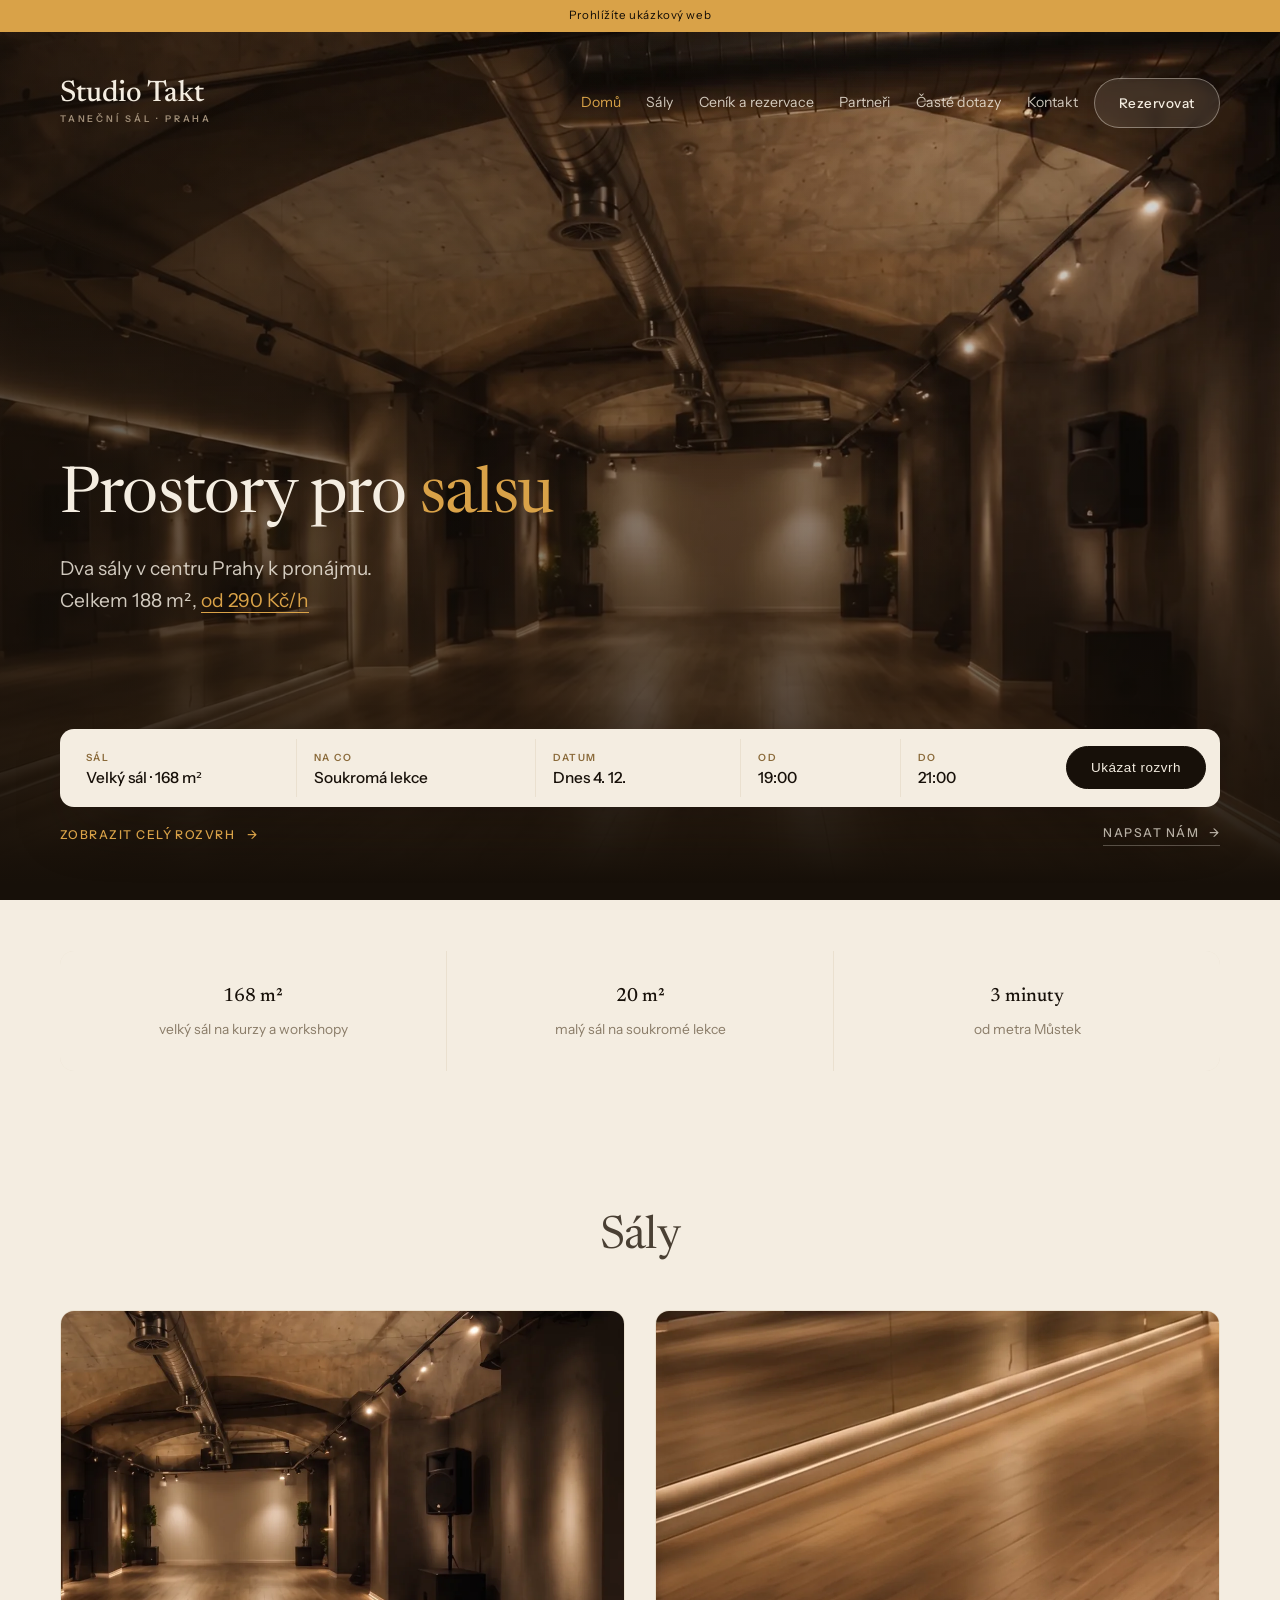
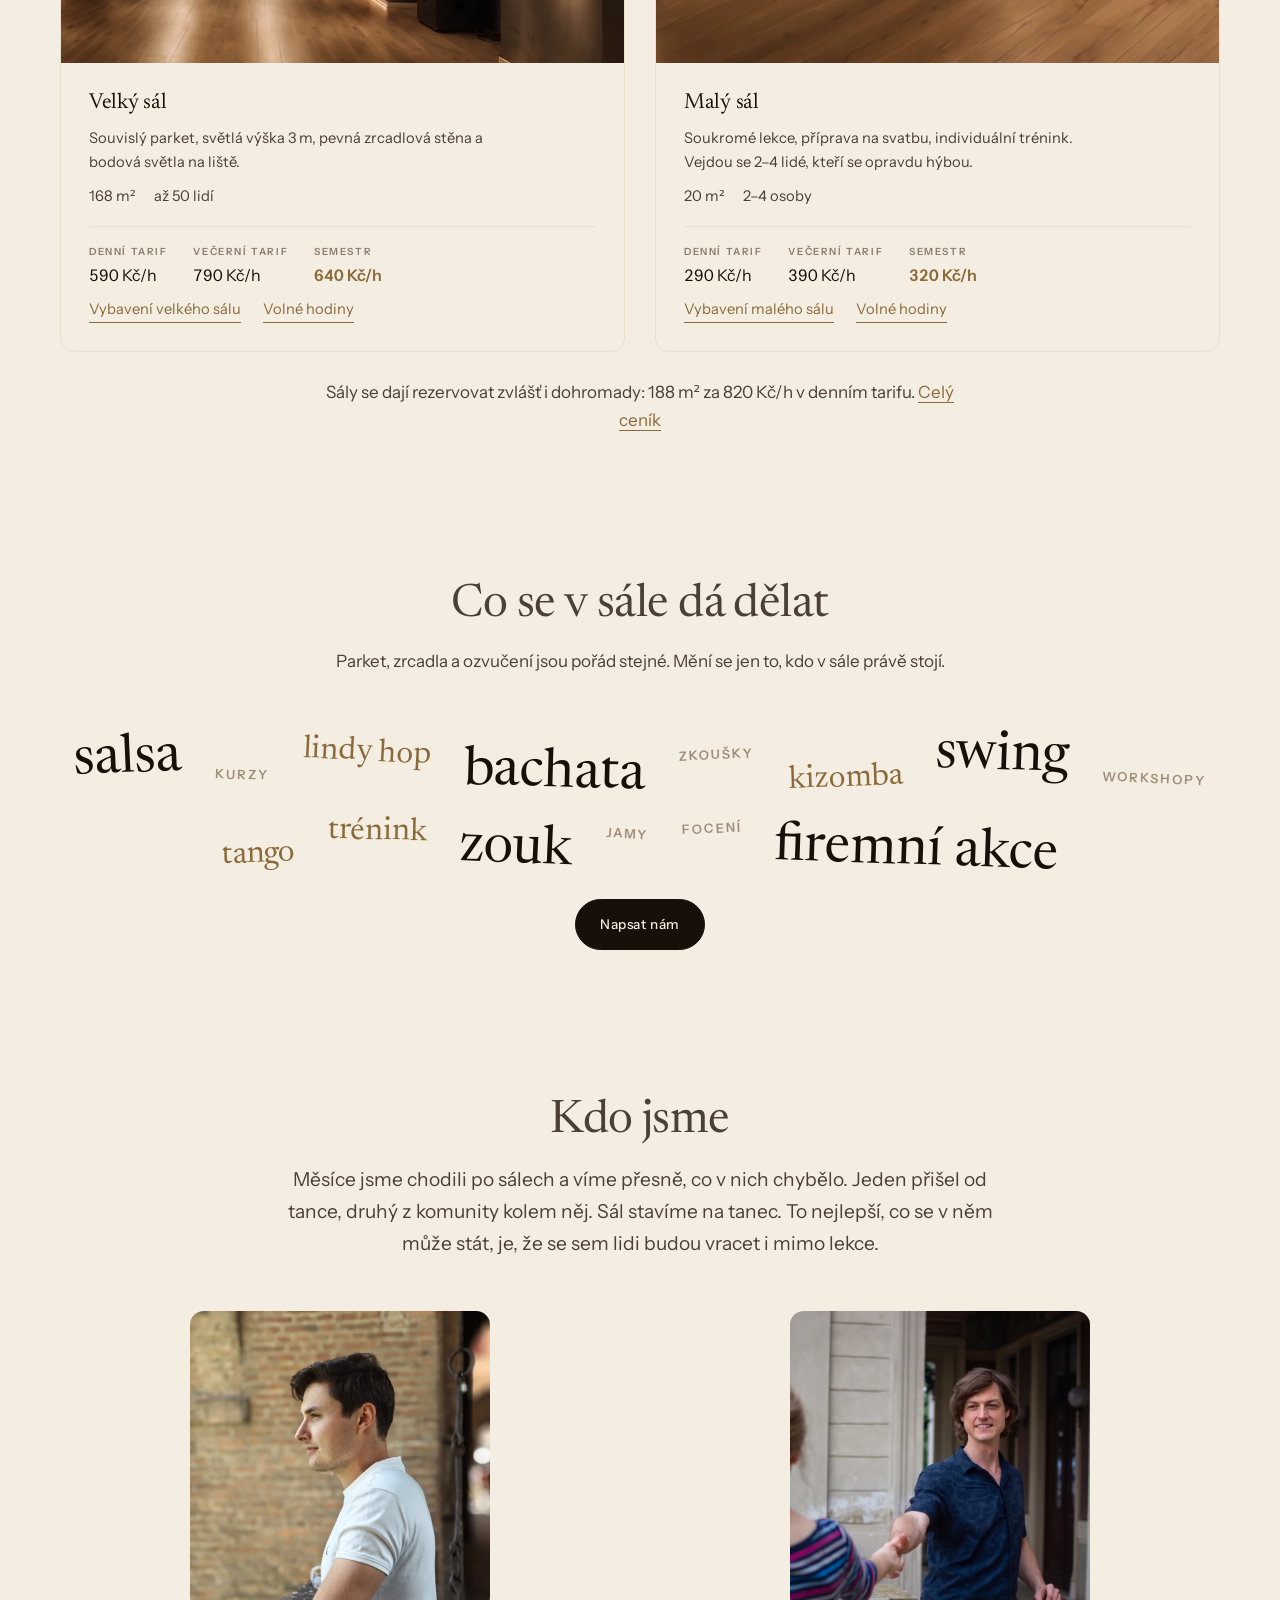
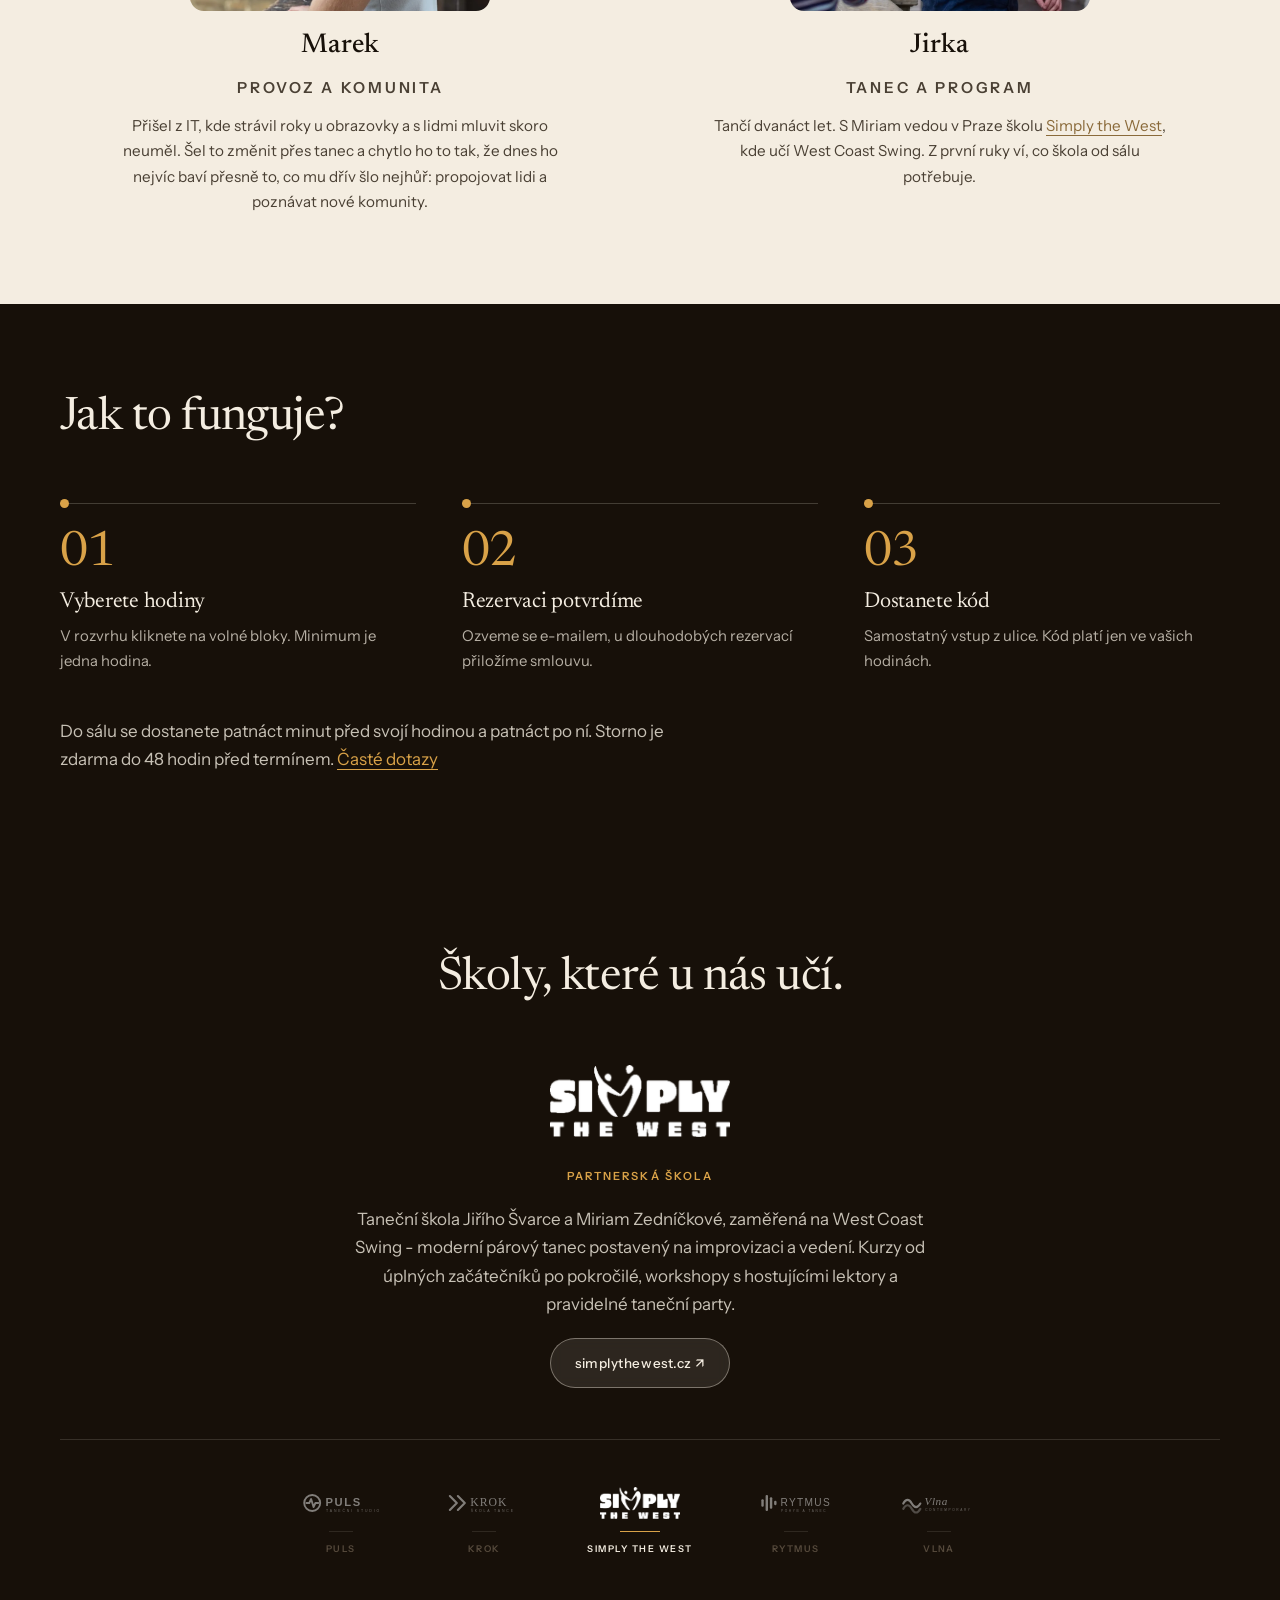
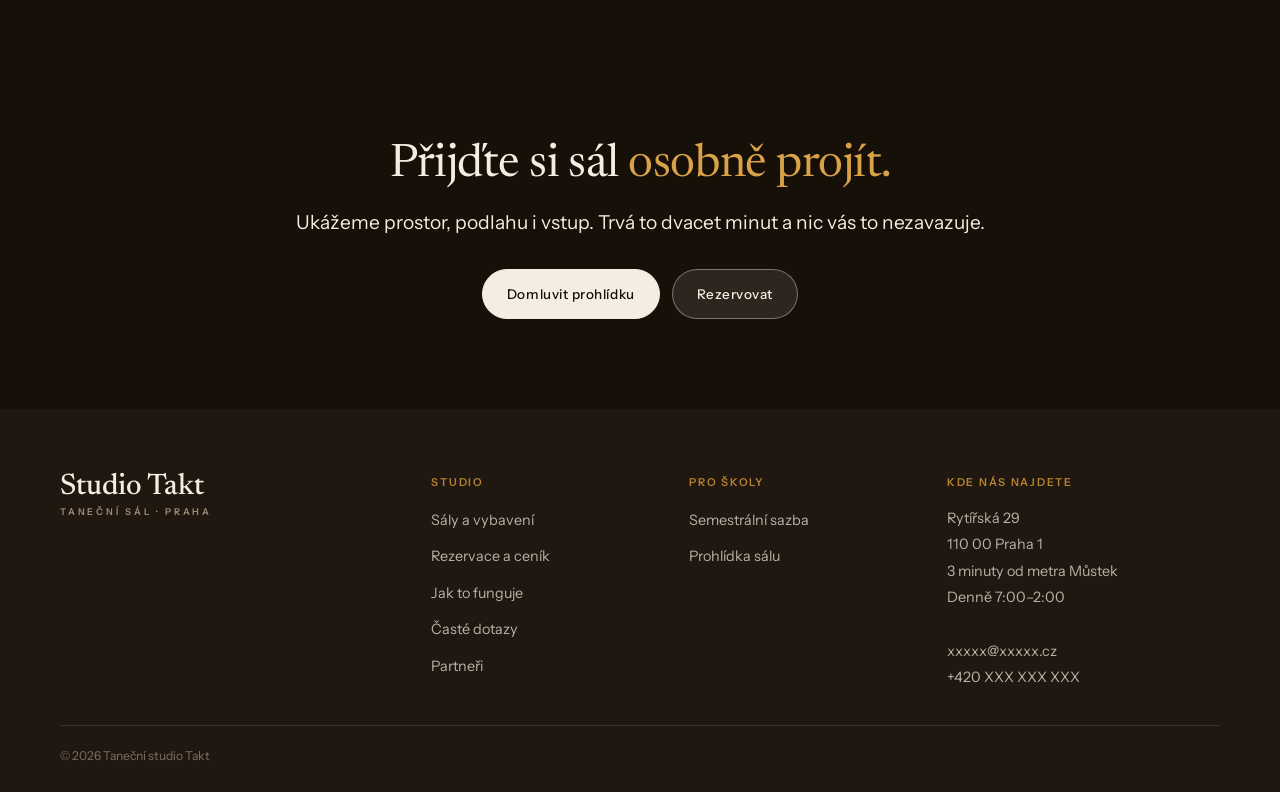
<file: index.html>
<!doctype html>
<html lang="cs">
<head>
<meta charset="utf-8">
<meta name="viewport" content="width=device-width, initial-scale=1">
<title>Taneční studio Takt · taneční sál k pronájmu v Praze</title>
<meta name="description" content="Taneční sál 168 m² k pronájmu po hodinách na Rytířské v Praze 1, tři minuty od metra Můstek. Parket, zrcadla, ozvučení. Prostory pro taneční školy a lektory, individuální trénink, focení i firemní akce.">
<meta name="theme-color" content="#171009">
<link rel="canonical" href="https://studiotakt.cz/">
<meta property="og:site_name" content="Taneční studio Takt">
<meta property="og:title" content="Taneční studio Takt · taneční sál k pronájmu v Praze">
<meta property="og:description" content="Taneční sál 168 m² k pronájmu po hodinách na Rytířské v Praze 1, tři minuty od metra Můstek. Parket, zrcadla, ozvučení. Prostory pro taneční školy a lektory, individuální trénink, focení i firemní akce.">
<meta property="og:url" content="https://studiotakt.cz/">
<meta property="og:type" content="website">
<meta property="og:locale" content="cs_CZ">
<meta property="og:image" content="https://studiotakt.cz/assets/img/og.jpg">
<meta property="og:image:width" content="1200">
<meta property="og:image:height" content="630">
<meta property="og:image:alt" content="Velký sál Tanečního studia Takt, dřevěný parket a bodová světla">
<meta name="twitter:card" content="summary_large_image">
<meta name="twitter:title" content="Taneční studio Takt · taneční sál k pronájmu v Praze">
<meta name="twitter:description" content="Taneční sál 168 m² k pronájmu po hodinách na Rytířské v Praze 1, tři minuty od metra Můstek. Parket, zrcadla, ozvučení. Prostory pro taneční školy a lektory, individuální trénink, focení i firemní akce.">
<meta name="twitter:image" content="https://studiotakt.cz/assets/img/og.jpg">
<link rel="icon" href="data:image/svg+xml,%3Csvg xmlns=%22http://www.w3.org/2000/svg%22 viewBox=%220 0 32 32%22%3E%3Crect width=%2232%22 height=%2232%22 rx=%227%22 fill=%22%23171009%22/%3E%3Ctext x=%2216%22 y=%2223%22 font-family=%22Georgia,serif%22 font-size=%2219%22 fill=%22%23d9a248%22 text-anchor=%22middle%22%3ET%3C/text%3E%3C/svg%3E">
<link rel="preconnect" href="https://fonts.googleapis.com">
<link rel="preconnect" href="https://fonts.gstatic.com" crossorigin>
<link href="https://fonts.googleapis.com/css2?family=Newsreader:ital,opsz,wght@0,6..72,300..600;1,6..72,300..500&family=Instrument+Sans:wght@400;500;600&display=swap" rel="stylesheet">
<link rel="stylesheet" href="assets/css/takt.css">
<script type="application/ld+json">
{
  "@context": "https://schema.org",
  "@type": [
    "LocalBusiness",
    "EventVenue"
  ],
  "@id": "https://studiotakt.cz/#studio",
  "name": "Taneční studio Takt",
  "url": "https://studiotakt.cz/",
  "image": "https://studiotakt.cz/assets/img/og.jpg",
  "description": "Taneční sál 168 m² k pronájmu po hodinách na Rytířské v Praze 1, tři minuty od metra Můstek. Parket, zrcadla, ozvučení. Prostory pro taneční školy a lektory, individuální trénink, focení i firemní akce.",
  "inLanguage": "cs",
  "address": {
    "@type": "PostalAddress",
    "streetAddress": "Rytířská 29",
    "addressLocality": "Praha 1",
    "postalCode": "110 00",
    "addressCountry": "CZ"
  },
  "areaServed": {
    "@type": "City",
    "name": "Praha"
  },
  "publicAccess": false,
  "smokingAllowed": false,
  "maximumAttendeeCapacity": 50,
  "currenciesAccepted": "CZK",
  "priceRange": "290–1090 Kč/hod.",
  "openingHoursSpecification": [
    {
      "@type": "OpeningHoursSpecification",
      "dayOfWeek": [
        "Monday",
        "Tuesday",
        "Wednesday",
        "Thursday",
        "Friday",
        "Saturday",
        "Sunday"
      ],
      "opens": "07:00",
      "closes": "02:00"
    }
  ],
  "amenityFeature": [
    {
      "@type": "LocationFeatureSpecification",
      "name": "Taneční parket",
      "value": true
    },
    {
      "@type": "LocationFeatureSpecification",
      "name": "Zrcadla",
      "value": true
    },
    {
      "@type": "LocationFeatureSpecification",
      "name": "Ozvučení",
      "value": true
    },
    {
      "@type": "LocationFeatureSpecification",
      "name": "Šatna",
      "value": true
    },
    {
      "@type": "LocationFeatureSpecification",
      "name": "Klimatizace",
      "value": true
    },
    {
      "@type": "LocationFeatureSpecification",
      "name": "Wi-Fi",
      "value": true
    },
    {
      "@type": "LocationFeatureSpecification",
      "name": "Samostatný vstup na kód",
      "value": true
    }
  ],
  "makesOffer": [
    {
      "@type": "Offer",
      "name": "Velký sál",
      "availability": "https://schema.org/InStock",
      "url": "https://studiotakt.cz/prostory.html",
      "itemOffered": {
        "@type": "Service",
        "name": "Velký sál, pronájem po hodinách",
        "areaServed": {
          "@type": "City",
          "name": "Praha"
        },
        "description": "168 m², kapacita až 50 lidí"
      },
      "priceSpecification": {
        "@type": "UnitPriceSpecification",
        "price": "590",
        "priceCurrency": "CZK",
        "unitCode": "HUR",
        "referenceQuantity": {
          "@type": "QuantitativeValue",
          "value": 1,
          "unitCode": "HUR"
        },
        "description": "cena za hodinu v denním tarifu"
      }
    },
    {
      "@type": "Offer",
      "name": "Malý sál",
      "availability": "https://schema.org/InStock",
      "url": "https://studiotakt.cz/prostory.html",
      "itemOffered": {
        "@type": "Service",
        "name": "Malý sál, pronájem po hodinách",
        "areaServed": {
          "@type": "City",
          "name": "Praha"
        },
        "description": "20 m², kapacita 2–4 osoby"
      },
      "priceSpecification": {
        "@type": "UnitPriceSpecification",
        "price": "290",
        "priceCurrency": "CZK",
        "unitCode": "HUR",
        "referenceQuantity": {
          "@type": "QuantitativeValue",
          "value": 1,
          "unitCode": "HUR"
        },
        "description": "cena za hodinu v denním tarifu"
      }
    },
    {
      "@type": "Offer",
      "name": "Oba sály",
      "availability": "https://schema.org/InStock",
      "url": "https://studiotakt.cz/prostory.html",
      "itemOffered": {
        "@type": "Service",
        "name": "Oba sály, pronájem po hodinách",
        "areaServed": {
          "@type": "City",
          "name": "Praha"
        },
        "description": "188 m²"
      },
      "priceSpecification": {
        "@type": "UnitPriceSpecification",
        "price": "820",
        "priceCurrency": "CZK",
        "unitCode": "HUR",
        "referenceQuantity": {
          "@type": "QuantitativeValue",
          "value": 1,
          "unitCode": "HUR"
        },
        "description": "cena za hodinu v denním tarifu"
      }
    }
  ]
}
</script>
</head>
<body>
<a class="skip" href="#main">Přeskočit na obsah</a>
<p class="demo">Prohlížíte ukázkový web</p>

<section class="hero">
  <!-- The clip is already cut to the 0:20–2:20 window, so it loops natively
       and needs no data-from/data-to. The stills below stay as the fallback:
       missing file, undecodable file, or refused autoplay.
       TODO: hero.mp4 and both stills still show an empty hall. This is a dance
       studio, so the clip wants dancing in it; a class in a closed hold beats
       any amount of copy. The party and networking stills were removed rather
       than replaced, because nothing in assets/img shows anyone dancing yet. -->
  <div class="hero__bg" data-slides data-video="assets/video/hero.mp4" aria-hidden="true">
    <img src="assets/img/hall-empty.webp" alt="" width="1920" height="1080" data-on="true">
    <img src="assets/img/hall-velky.webp" alt="" width="1100" height="1386" loading="lazy">
  </div>

  <header class="top">
    <div class="wrap top__in">
      <div class="top__row">
        <a class="mk" href="index.html" aria-label="Taneční studio Takt">
          <b>Studio Takt</b>
          <span>Taneční sál · Praha</span>
        </a>
        <div class="top__acts">
          <a class="btn btn--gl top__cta" href="rezervace.html">Rezervovat</a>
          <button class="burger" type="button" data-menu aria-expanded="false" aria-controls="menu" aria-label="Otevřít menu">
            <svg width="18" height="14" viewBox="0 0 18 14" fill="none" aria-hidden="true"><path d="M1 1h16M1 7h16M1 13h16" stroke="currentColor" stroke-width="1.7" stroke-linecap="round"/></svg>
          </button>
        </div>
      </div>
      <nav class="menu" id="menu" aria-label="Hlavní navigace">
        <button class="menu__x" type="button" data-menu-close aria-label="Zavřít menu">
          <svg width="16" height="16" viewBox="0 0 16 16" fill="none" aria-hidden="true"><path d="M2 2l12 12M14 2L2 14" stroke="currentColor" stroke-width="1.7" stroke-linecap="round"/></svg>
        </button>
        <a href="index.html" aria-current="page">Domů</a>
        <a href="prostory.html">Sály</a>
        <a href="rezervace.html">Ceník a rezervace</a>
        <a href="partneri.html">Partneři</a>
        <a href="faq.html">Časté dotazy</a>
        <a href="kontakt.html">Kontakt</a>
        <p class="menu__ft">
          <span>xxxxx@xxxxx.cz</span>
          <span>+420 XXX XXX XXX</span>
          <span>Rytířská 29, Praha 1</span>
        </p>
      </nav>
    </div>
    <div class="scrim" data-scrim></div>
  </header>

  <div class="wrap hero__in">
    <h1 class="d h1">Prostory pro <span class="rot" data-rot><span class="rot__w" data-rot-word>tanec</span></span></h1>
    <p class="lede hero__lede">
      Dva sály v centru Prahy k pronájmu.
      <span class="hero__lede-b">Celkem 188 m²,
      <a class="tlink" href="rezervace.html#cenik">od 290 Kč/h</a></span>
    </p>
  </div>

  <!-- the one thing you can touch before you scroll -->
  <form class="finder" id="finder" data-finder data-open="false">
    <button class="finder__sum" type="button" data-finder-toggle aria-expanded="false">
      <span class="finder__sum-l">Najít volný termín</span>
      <span class="finder__sum-v" data-finder-summary></span>
      <svg class="finder__sum-c" viewBox="0 0 16 16" width="15" height="15" fill="none" aria-hidden="true"><path d="M3.5 6 8 10.5 12.5 6" stroke="currentColor" stroke-width="1.6" stroke-linecap="round" stroke-linejoin="round"/></svg>
    </button>
    <label class="fld">
      <span>Sál</span>
      <select name="hall" data-f-hall>
        <option value="velky">Velký sál · 168 m²</option>
        <option value="maly">Malý sál · 20 m²</option>
        <option value="oba">Oba sály · 188 m²</option>
      </select>
    </label>
    <label class="fld">
      <span>Na co</span>
      <select name="purpose" data-f-purpose>
        <option>Pravidelný kurz</option>
        <option>Workshop</option>
        <option selected>Soukromá lekce</option>
        <option>Vlastní trénink</option>
        <option>Zkouška na vystoupení</option>
        <option>Party nebo jam</option>
        <option>Focení a video</option>
        <option>Firemní nebo komunitní akce</option>
      </select>
    </label>
    <label class="fld">
      <span>Datum</span>
      <select name="date" data-f-date></select>
    </label>
    <label class="fld">
      <span>Od</span>
      <select name="from" data-f-from></select>
    </label>
    <label class="fld">
      <span>Do</span>
      <select name="to" data-f-to></select>
    </label>
    <button class="btn finder__go" type="submit">
      <span class="finder__go-t">Ukázat rozvrh</span>
      <svg class="finder__go-a" viewBox="0 0 20 20" width="18" height="18" fill="none" aria-hidden="true"><path d="M3.5 10h13M11 4.5l5.5 5.5L11 15.5" stroke="currentColor" stroke-width="1.7" stroke-linecap="round" stroke-linejoin="round"/></svg>
    </button>
    <p class="fresult" data-result hidden role="status"></p>
  </form>

  <div class="peek">
    <a class="peek__btn" href="rezervace.html#hodiny">
      Zobrazit celý rozvrh <span aria-hidden="true">→</span>
    </a>
    <a class="peek__ask" href="kontakt.html#dotaz">Napsat nám <span aria-hidden="true">→</span></a>
  </div>
</section>

<main id="main">
  <section class="band-tight">
    <div class="wrap">
      <ul class="feats">
        <li class="feat"><b>168 m²</b><span>velký sál na kurzy a workshopy</span></li>
        <li class="feat"><b>20 m²</b><span>malý sál na soukromé lekce</span></li>
        <li class="feat"><b>3 minuty</b><span>od metra Můstek</span></li>
      </ul>
    </div>
  </section>

  <section id="saly">
    <div class="wrap">
      <h2 class="d h2">Sály</h2>
      <div class="halls">
        <article class="hall">
          <a class="hall__ph" href="prostory.html#velky" aria-label="Velký sál, podrobnosti">
            <img src="assets/img/hall-velky.webp" alt="Velký sál se souvislým parketem a zrcadlovou stěnou" width="1100" height="1386">
          </a>
          <div class="hall__bd">
            <h3 class="d h3"><a href="prostory.html#velky">Velký sál</a></h3>
            <p>Souvislý parket, světlá výška 3 m, pevná zrcadlová stěna
               a bodová světla na liště.</p>
            <p class="hall__mt"><span>168 m²</span><span>až 50 lidí</span></p>
            <dl class="hall__pr">
              <div><dt>Denní tarif</dt><dd>590 Kč/h</dd></div>
              <div><dt>Večerní tarif</dt><dd>790 Kč/h</dd></div>
              <div><dt>Semestr</dt><dd class="best">640 Kč/h</dd></div>
            </dl>
            <p class="hall__go">
              <a class="tlink" href="prostory.html#velky">Vybavení velkého sálu</a>
              <a class="tlink" href="rezervace.html">Volné hodiny</a>
            </p>
          </div>
        </article>

        <article class="hall">
          <a class="hall__ph" href="prostory.html#maly" aria-label="Malý sál, podrobnosti">
            <img src="assets/img/hall-detail.webp" alt="Dřevěná podlaha a nepřímé osvětlení v malém sále" width="1100" height="1400">
          </a>
          <div class="hall__bd">
            <h3 class="d h3"><a href="prostory.html#maly">Malý sál</a></h3>
            <p>Soukromé lekce, příprava na svatbu, individuální trénink.
               Vejdou se 2–4 lidé, kteří se opravdu hýbou.</p>
            <p class="hall__mt"><span>20 m²</span><span>2–4 osoby</span></p>
            <dl class="hall__pr">
              <div><dt>Denní tarif</dt><dd>290 Kč/h</dd></div>
              <div><dt>Večerní tarif</dt><dd>390 Kč/h</dd></div>
              <div><dt>Semestr</dt><dd class="best">320 Kč/h</dd></div>
            </dl>
            <p class="hall__go">
              <a class="tlink" href="prostory.html#maly">Vybavení malého sálu</a>
              <a class="tlink" href="rezervace.html">Volné hodiny</a>
            </p>
          </div>
        </article>
      </div>
      <p class="p" style="margin-top:26px">
        Sály se dají rezervovat zvlášť i dohromady: 188 m² za 820 Kč/h v denním tarifu.
        <a class="tlink" href="rezervace.html#cenik">Celý ceník</a>
      </p>
    </div>
  </section>

  <section class="cloud-sec tight" id="vyuziti">
    <div class="wrap">
      <h2 class="d h2">Co se v sále dá dělat</h2>
      <p class="p">
        Parket, zrcadla a ozvučení jsou pořád stejné. Mění se jen to,
        kdo v sále právě stojí.
      </p>
      <ul class="cloud">
        <li class="is-1" style="--r:-2.5deg;--y:-6px;--d:0s">salsa</li>
        <li class="is-3" style="--r:1.5deg;--y:10px;--d:1.1s">kurzy</li>
        <li class="is-2" style="--r:3deg;--y:-14px;--d:2.4s">lindy hop</li>
        <li class="is-1" style="--r:1.5deg;--y:8px;--d:.6s">bachata</li>
        <li class="is-3" style="--r:-3deg;--y:-10px;--d:3.2s">zkoušky</li>
        <li class="is-2" style="--r:-2deg;--y:12px;--d:1.8s">kizomba</li>
        <li class="is-1" style="--r:2deg;--y:-9px;--d:4s">swing</li>
        <li class="is-3" style="--r:2.5deg;--y:14px;--d:2.9s">workshopy</li>
        <li class="is-2" style="--r:-1.5deg;--y:11px;--d:3.6s">tango</li>
        <li class="is-2" style="--r:1deg;--y:-12px;--d:1.4s">trénink</li>
        <li class="is-1" style="--r:2.5deg;--y:7px;--d:4.4s">zouk</li>
        <li class="is-3" style="--r:3deg;--y:-8px;--d:3.9s">jamy</li>
        <li class="is-3" style="--r:-2.5deg;--y:-13px;--d:1.6s">focení</li>
        <li class="is-1" style="--r:2deg;--y:9px;--d:4.7s">firemní akce</li>
      </ul>
      <div class="acts">
        <a class="btn" href="kontakt.html#dotaz">Napsat nám</a>
      </div>
    </div>
  </section>

  <section id="kdo">
    <div class="wrap">
      <h2 class="d h2">Kdo jsme</h2>
      <p class="lede" style="margin-top:18px">
        Měsíce jsme chodili po sálech a víme přesně, co v nich chybělo. Jeden
        přišel od tance, druhý z komunity kolem něj. Sál stavíme na tanec.
        To nejlepší, co se v něm může stát, je, že se sem lidi budou vracet
        i mimo lekce.
      </p>

      <div class="team">
        <article class="person">
          <figure>
            <img src="assets/img/team-marek.webp"
                 alt="Marek na terase, opřený o zídku" width="900" height="1125" loading="lazy">
          </figure>
          <h3 class="person__nm">Marek</h3>
          <p class="person__rl">Provoz a komunita</p>
          <p>
            Přišel z IT, kde strávil roky u obrazovky a s lidmi mluvit skoro
            neuměl. Šel to změnit přes tanec a chytlo ho to tak, že dnes ho
            nejvíc baví přesně to, co mu dřív šlo nejhůř: propojovat lidi
            a poznávat nové komunity.
          </p>
        </article>
        <article class="person">
          <figure>
            <img src="assets/img/team-jirka.webp"
                 alt="Jirka se otáčí k Miriam a podává jí ruku" width="900" height="1125" loading="lazy">
          </figure>
          <h3 class="person__nm">Jirka</h3>
          <p class="person__rl">Tanec a program</p>
          <p>
            Tančí dvanáct let. S Miriam vedou v Praze školu
            <a class="tlink" href="partneri.html">Simply the West</a>, kde učí
            West Coast Swing. Z první ruky ví, co škola od sálu potřebuje.
          </p>
        </article>
      </div>
    </div>
  </section>

  <section id="jak" class="night">
    <div class="wrap">
      <h2 class="d h2">Jak to funguje?</h2>
      <ol class="flow">
        <li class="flow__s">
          <span class="flow__n">01</span>
          <h3 class="d h3">Vyberete hodiny</h3>
          <p>V rozvrhu kliknete na volné bloky. Minimum je jedna hodina.</p>
        </li>
        <li class="flow__s">
          <span class="flow__n">02</span>
          <h3 class="d h3">Rezervaci potvrdíme</h3>
          <p>Ozveme se e-mailem, u dlouhodobých rezervací přiložíme smlouvu.</p>
        </li>
        <li class="flow__s">
          <span class="flow__n">03</span>
          <h3 class="d h3">Dostanete kód</h3>
          <p>Samostatný vstup z ulice. Kód platí jen ve vašich hodinách.</p>
        </li>
      </ol>
      <p class="p" style="margin-top:clamp(32px,3.4vw,48px)">
        Do sálu se dostanete patnáct minut před svojí hodinou a patnáct po ní.
        Storno je zdarma do 48 hodin před termínem.
        <a class="tlink" href="faq.html">Časté dotazy</a>
      </p>
    </div>
  </section>

    <!-- opt-in recording -->
  <!-- Skryto na přání do rozhodnutí o službě. Až se zapne, sundat "hidden",
       vrátit checkbox „Nahrát lekci na video“ v p_rez.py a odkaz v zápatí. -->
  <section id="zaznam" hidden>
    <div class="wrap two two--r">
      <figure class="shot">
        <img src="assets/img/hall-empty.webp" alt="Sál připravený k natáčení, zrcadlová stěna a bodové osvětlení" width="1920" height="1080" loading="lazy">
      </figure>
      <div>
        <span class="tag">Záznam</span>
        <h2 class="d h2" style="margin-top:12px">Nahrajeme vám lekci, <span class="hl">když si řeknete.</span></h2>
        <p class="p" style="margin-top:18px">V sále jsou kamery a standardně jsou vypnuté. Když si u rezervace
          zaškrtnete <strong>Záznam</strong>, spustí se samy s vaší hodinou
          a s ní i skončí. Nikdo nic neobsluhuje. Odkaz na video přijde do
          hodiny po skončení.</p>
        <ul class="uses">
          <li><span>Zapíná se jen na vyžádání. Bez zaškrtnutí se nenahrává nic</span></li>
          <li><span>Začíná a končí přesně s vaší rezervací</span></li>
          <li><span>Odkaz dostanete jen vy, po 30 dnech mažeme</span></li>
          <li><span>Účastníky informuje lektor, ceduli ke vchodu dodáme</span></li>
        </ul>
      </div>
    </div>
  </section>

  <section id="partneri" class="night">
    <div class="wrap">
      <h2 class="d h2" style="text-align:center">Školy, které u nás učí.</h2>
      <div class="car" data-car aria-roledescription="carousel" aria-label="Partnerské školy">
        <div class="car__view"><div class="car__track" data-car-track></div></div>
        <ul class="slots" data-car-nav></ul>
      </div>
    </div>
  </section>

  <section class="cta">
    <div class="wrap">
      <h2 class="d h2">Přijďte si sál <span class="hl">osobně projít.</span></h2>
      <p class="lede">
        Ukážeme prostor, podlahu i vstup. Trvá to dvacet minut
        a nic vás to nezavazuje.
      </p>
      <div class="acts">
        <a class="btn btn--l" href="kontakt.html#dotaz">Domluvit prohlídku</a>
        <a class="btn btn--gl" href="rezervace.html">Rezervovat</a>
      </div>
    </div>
  </section>
</main>

<footer class="f">
  <div class="wrap f__in">
    <div>
      <a class="mk" href="index.html" aria-label="Taneční studio Takt"><b>Studio Takt</b><span>Taneční sál · Praha</span></a>
    </div>
    <div>
      <h3>Studio</h3>
      <ul>
        <li><a href="prostory.html">Sály a vybavení</a></li>
        <li><a href="rezervace.html">Rezervace a ceník</a></li>
        <li><a href="index.html#jak">Jak to funguje</a></li>
        <li><a href="faq.html">Časté dotazy</a></li>
        <li><a href="partneri.html">Partneři</a></li>
      </ul>
    </div>
    <div>
      <h3>Pro školy</h3>
      <ul>
        <li><a href="rezervace.html">Semestrální sazba</a></li>
        <li><a href="kontakt.html">Prohlídka sálu</a></li>
      </ul>
    </div>
    <div>
      <h3>Kde nás najdete</h3>
      <address>
        Rytířská 29<br>110 00 Praha 1<br>
        3 minuty od metra Můstek<br>
        Denně 7:00–2:00<br><br>
        xxxxx@xxxxx.cz<br>+420 XXX XXX XXX
      </address>
    </div>
  </div>
  <div class="wrap f__base">
    <p>© 2026 Taneční studio Takt</p>
  </div>
</footer>

<script src="assets/js/rozvrh.js"></script>
<script src="assets/js/rotator.js"></script>
<script src="assets/js/takt.js"></script>
</body>
</html>
</file>
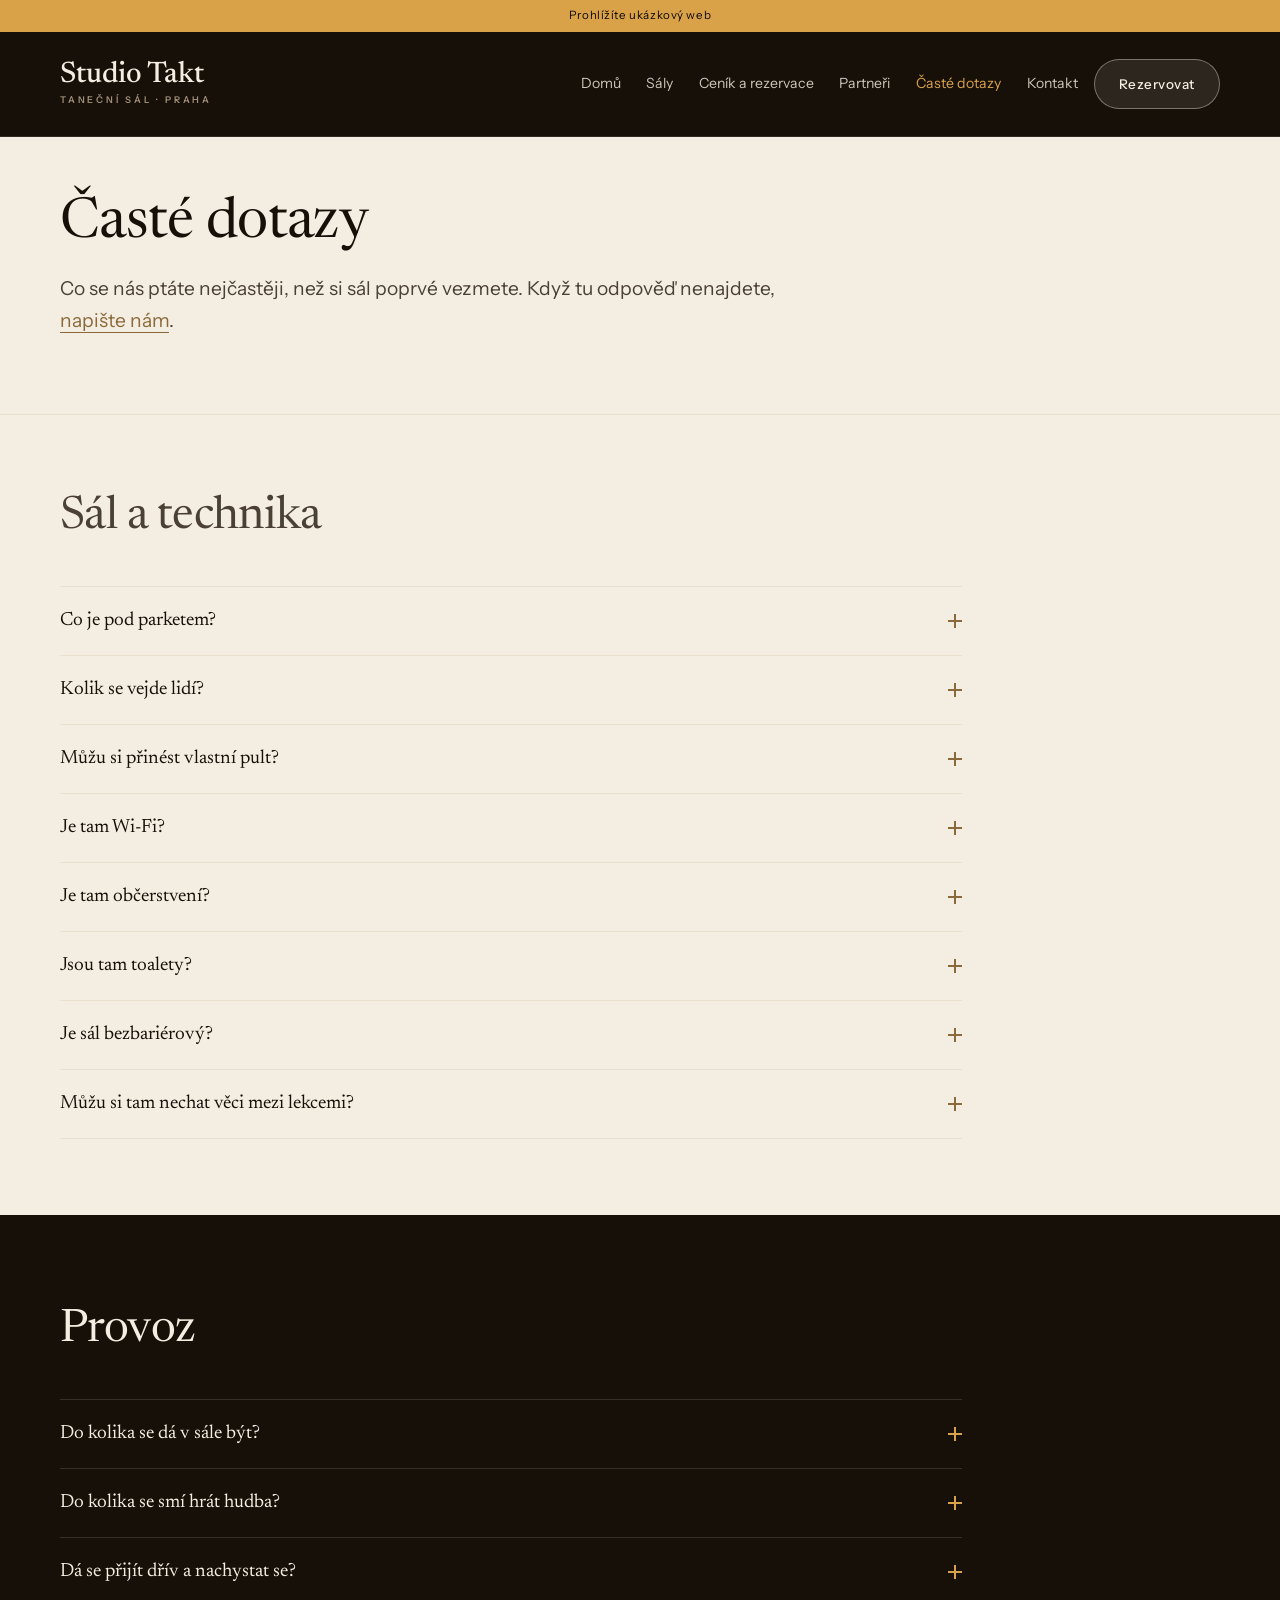
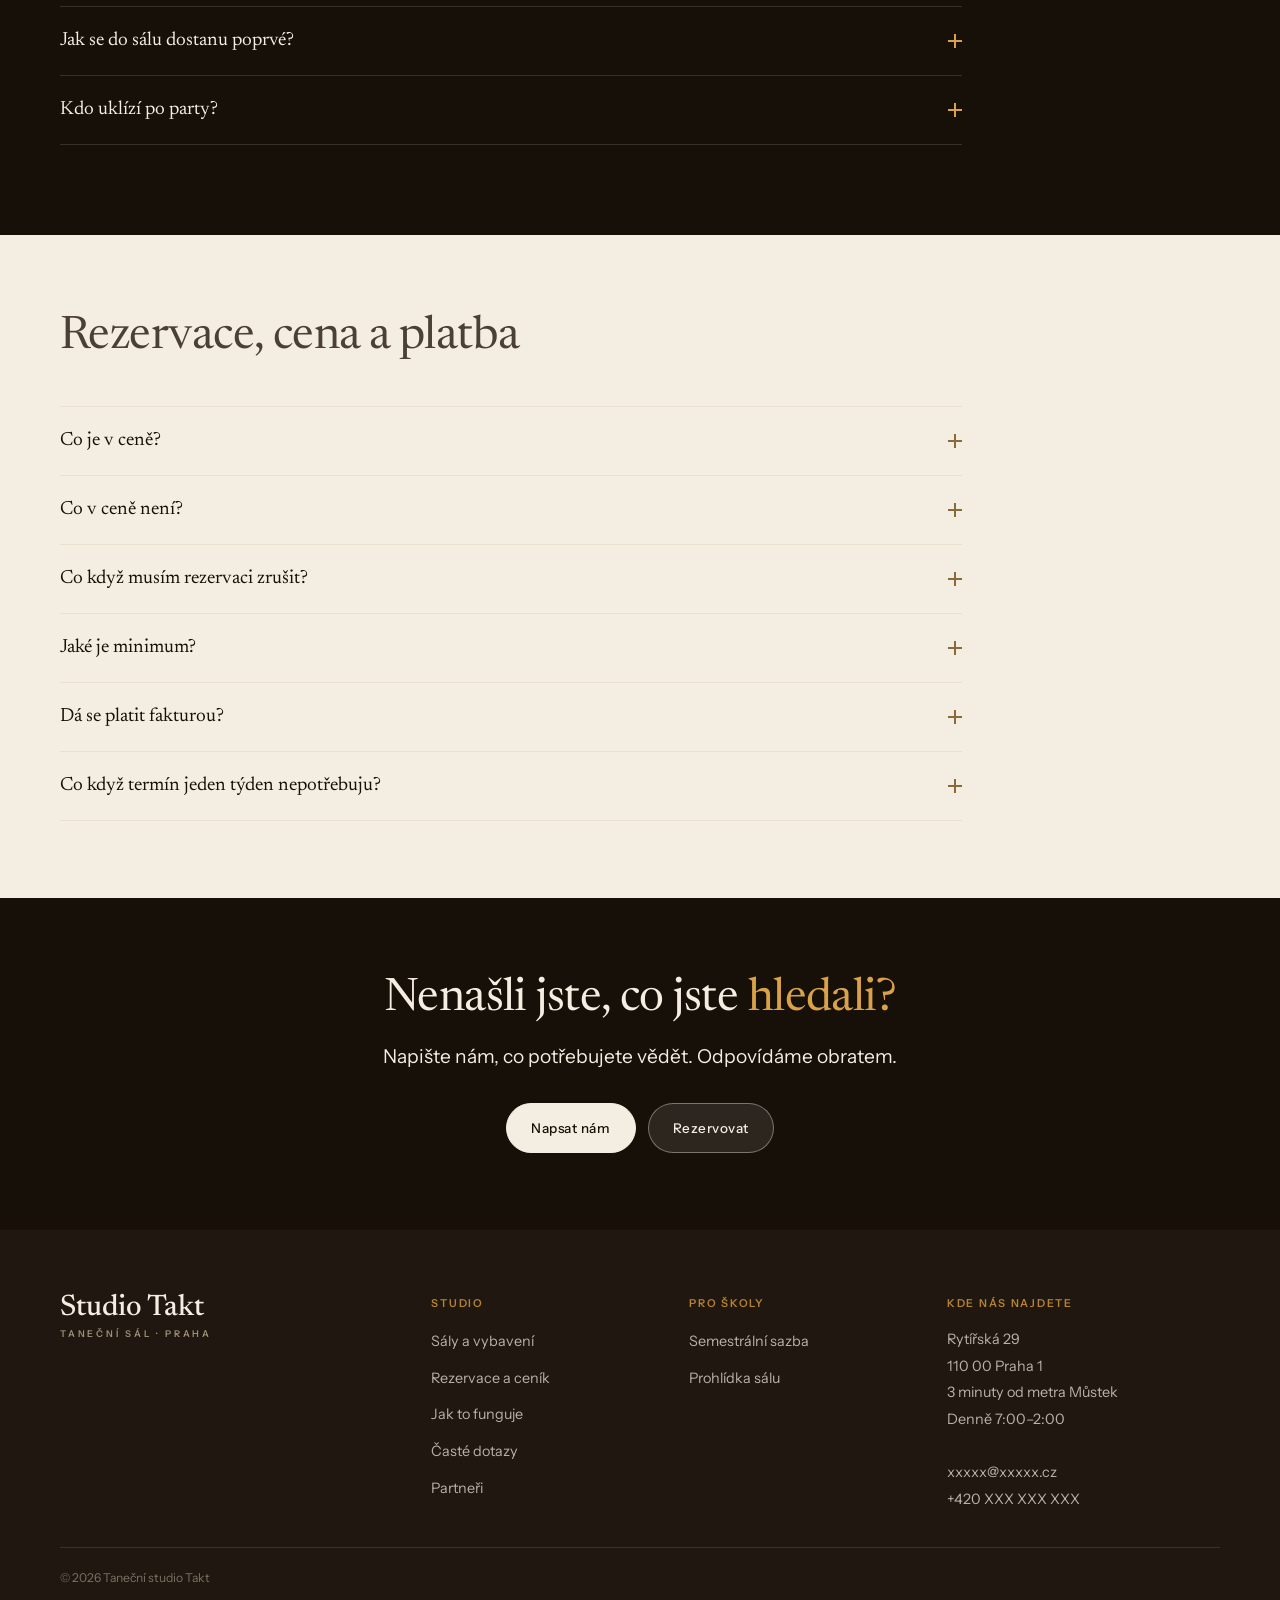
<file: faq.html>
<!doctype html>
<html lang="cs">
<head>
<meta charset="utf-8">
<meta name="viewport" content="width=device-width, initial-scale=1">
<title>Časté dotazy · Taneční studio Takt, Praha</title>
<meta name="description" content="Odpovědi na to, co se u tanečního sálu Takt ptáte nejčastěji: podlaha, kapacita, ozvučení, hudba, storno, co je a není v ceně.">
<meta name="theme-color" content="#171009">
<link rel="canonical" href="https://studiotakt.cz/faq.html">
<meta property="og:site_name" content="Taneční studio Takt">
<meta property="og:title" content="Časté dotazy · Taneční studio Takt, Praha">
<meta property="og:description" content="Odpovědi na to, co se u tanečního sálu Takt ptáte nejčastěji: podlaha, kapacita, ozvučení, hudba, storno, co je a není v ceně.">
<meta property="og:url" content="https://studiotakt.cz/faq.html">
<meta property="og:type" content="website">
<meta property="og:locale" content="cs_CZ">
<meta property="og:image" content="https://studiotakt.cz/assets/img/og.jpg">
<meta property="og:image:width" content="1200">
<meta property="og:image:height" content="630">
<meta property="og:image:alt" content="Velký sál Tanečního studia Takt, dřevěný parket a bodová světla">
<meta name="twitter:card" content="summary_large_image">
<meta name="twitter:title" content="Časté dotazy · Taneční studio Takt, Praha">
<meta name="twitter:description" content="Odpovědi na to, co se u tanečního sálu Takt ptáte nejčastěji: podlaha, kapacita, ozvučení, hudba, storno, co je a není v ceně.">
<meta name="twitter:image" content="https://studiotakt.cz/assets/img/og.jpg">
<link rel="icon" href="data:image/svg+xml,%3Csvg xmlns=%22http://www.w3.org/2000/svg%22 viewBox=%220 0 32 32%22%3E%3Crect width=%2232%22 height=%2232%22 rx=%227%22 fill=%22%23171009%22/%3E%3Ctext x=%2216%22 y=%2223%22 font-family=%22Georgia,serif%22 font-size=%2219%22 fill=%22%23d9a248%22 text-anchor=%22middle%22%3ET%3C/text%3E%3C/svg%3E">
<link rel="preconnect" href="https://fonts.googleapis.com">
<link rel="preconnect" href="https://fonts.gstatic.com" crossorigin>
<link href="https://fonts.googleapis.com/css2?family=Newsreader:ital,opsz,wght@0,6..72,300..600;1,6..72,300..500&family=Instrument+Sans:wght@400..600&display=swap" rel="stylesheet">
<link rel="stylesheet" href="assets/css/takt.css">
</head>
<body>
<a class="skip" href="#main">Přeskočit na obsah</a>
<p class="demo">Prohlížíte ukázkový web</p>

<div class="top--solid">
  <header class="top">
    <div class="wrap top__in">
      <div class="top__row">
        <a class="mk" href="index.html" aria-label="Taneční studio Takt">
          <b>Studio Takt</b>
          <span>Taneční sál · Praha</span>
        </a>
        <div class="top__acts">
          <a class="btn btn--gl top__cta" href="rezervace.html">Rezervovat</a>
          <button class="burger" type="button" data-menu aria-expanded="false" aria-controls="menu" aria-label="Otevřít menu">
            <svg width="18" height="14" viewBox="0 0 18 14" fill="none" aria-hidden="true"><path d="M1 1h16M1 7h16M1 13h16" stroke="currentColor" stroke-width="1.7" stroke-linecap="round"/></svg>
          </button>
        </div>
      </div>
      <nav class="menu" id="menu" aria-label="Hlavní navigace">
        <button class="menu__x" type="button" data-menu-close aria-label="Zavřít menu">
          <svg width="16" height="16" viewBox="0 0 16 16" fill="none" aria-hidden="true"><path d="M2 2l12 12M14 2L2 14" stroke="currentColor" stroke-width="1.7" stroke-linecap="round"/></svg>
        </button>
        <a href="index.html">Domů</a>
        <a href="prostory.html">Sály</a>
        <a href="rezervace.html">Ceník a rezervace</a>
        <a href="partneri.html">Partneři</a>
        <a href="faq.html" aria-current="page">Časté dotazy</a>
        <a href="kontakt.html">Kontakt</a>
        <p class="menu__ft">
          <span>xxxxx@xxxxx.cz</span>
          <span>+420 XXX XXX XXX</span>
          <span>Rytířská 29, Praha 1</span>
        </p>
      </nav>
    </div>
    <div class="scrim" data-scrim></div>
  </header>
</div>

<main id="main">
  <section class="phead">
    <div class="wrap">
      <h1 class="d h1">Časté dotazy</h1>
      <p class="lede">
        Co se nás ptáte nejčastěji, než si sál poprvé vezmete. Když tu odpověď
        nenajdete, <a class="tlink" href="kontakt.html#dotaz">napište nám</a>.
      </p>
    </div>
  </section>

  <section class="plain">
    <div class="wrap">
      <h2 class="d h2">Sál a technika</h2>
      <div class="qas">
        <details class="qa">
          <summary>Co je pod parketem?<span class="qa__i" aria-hidden="true"></span></summary>
          <div class="qa__a"><p>Dřevěný parket na pevném podkladu. Není odpružený: na sociální tance, kurzy a zkoušky sedí, na skoky a akrobacii ne.</p></div>
        </details>
        <details class="qa">
          <summary>Kolik se vejde lidí?<span class="qa__i" aria-hidden="true"></span></summary>
          <div class="qa__a"><p>Do velkého sálu až padesát, do malého dva až čtyři. <a href="prostory.html">Rozměry a vybavení obou sálů</a>.</p></div>
        </details>
        <details class="qa">
          <summary>Můžu si přinést vlastní pult?<span class="qa__i" aria-hidden="true"></span></summary>
          <div class="qa__a"><p>Ano, ozvučení má XLR vstup. Jinak stačí Bluetooth nebo jack 3,5 mm. Reproduktory i kabely jsou v ceně.</p></div>
        </details>
        <details class="qa">
          <summary>Je tam Wi-Fi?<span class="qa__i" aria-hidden="true"></span></summary>
          <div class="qa__a"><p>Ano, v obou sálech.</p></div>
        </details>
        <details class="qa">
          <summary>Je tam občerstvení?<span class="qa__i" aria-hidden="true"></span></summary>
          <div class="qa__a"><p>K dispozici je. Vlastní nápoje a jídlo si přinést můžete.</p></div>
        </details>
        <details class="qa">
          <summary>Jsou tam toalety?<span class="qa__i" aria-hidden="true"></span></summary>
          <div class="qa__a"><p>Ano, přímo u šatny.</p></div>
        </details>
        <details class="qa">
          <summary>Je sál bezbariérový?<span class="qa__i" aria-hidden="true"></span></summary>
          <div class="qa__a"><p>Není. Když potřebujete bezbariérový přístup, ozvěte se předem a řekneme si, co jde udělat.</p></div>
        </details>
        <details class="qa">
          <summary>Můžu si tam nechat věci mezi lekcemi?<span class="qa__i" aria-hidden="true"></span></summary>
          <div class="qa__a"><p>U pravidelných termínů se to dá domluvit. Napište, co byste potřebovali uložit.</p></div>
        </details>
      </div>
    </div>
  </section>
  <section class="night">
    <div class="wrap">
      <h2 class="d h2">Provoz</h2>
      <div class="qas">
        <details class="qa">
          <summary>Do kolika se dá v sále být?<span class="qa__i" aria-hidden="true"></span></summary>
          <div class="qa__a"><p>Denně od 7:00 do 2:00. V rozvrhu si vyberete hodiny do 22:00, pozdější napište do poznámky u rezervace.</p></div>
        </details>
        <details class="qa">
          <summary>Do kolika se smí hrát hudba?<span class="qa__i" aria-hidden="true"></span></summary>
          <div class="qa__a"><p>Bez časového omezení. V okolí sálu není nikdo, koho bychom hudbou rušili, proto tu party a jamy nemají konec v deset.</p></div>
        </details>
        <details class="qa">
          <summary>Dá se přijít dřív a nachystat se?<span class="qa__i" aria-hidden="true"></span></summary>
          <div class="qa__a"><p>Kód ke vstupu platí patnáct minut před vaší hodinou a patnáct po ní. Když potřebujete víc, připište to k rezervaci.</p></div>
        </details>
        <details class="qa">
          <summary>Jak se do sálu dostanu poprvé?<span class="qa__i" aria-hidden="true"></span></summary>
          <div class="qa__a"><p>Poprvé vás sálem projdeme osobně, ukážeme světla, ozvučení a vstup. Potom už jen kód, žádná recepce a žádné klíče.</p></div>
        </details>
        <details class="qa">
          <summary>Kdo uklízí po party?<span class="qa__i" aria-hidden="true"></span></summary>
          <div class="qa__a"><p>Běžný úklid je v ceně. Po party nad rámec běžného provozu se domluvíme dopředu.</p></div>
        </details>
      </div>
    </div>
  </section>
  <section class="plain">
    <div class="wrap">
      <h2 class="d h2">Rezervace, cena a platba</h2>
      <div class="qas">
        <details class="qa">
          <summary>Co je v ceně?<span class="qa__i" aria-hidden="true"></span></summary>
          <div class="qa__a"><p>Ozvučení, světla, klimatizace, šatna, Wi-Fi a běžný úklid. Ceny jsou konečné, včetně DPH. <a href="rezervace.html#cenik">Ceník</a>.</p></div>
        </details>
        <details class="qa">
          <summary>Co v ceně není?<span class="qa__i" aria-hidden="true"></span></summary>
          <div class="qa__a"><p>Vlastní mikrofon, projektor, DJ, nápoje pro vaše lidi a úklid po party nad rámec běžného provozu.</p></div>
        </details>
        <details class="qa">
          <summary>Co když musím rezervaci zrušit?<span class="qa__i" aria-hidden="true"></span></summary>
          <div class="qa__a"><p>Storno je zdarma do 48 hodin před termínem.</p></div>
        </details>
        <details class="qa">
          <summary>Jaké je minimum?<span class="qa__i" aria-hidden="true"></span></summary>
          <div class="qa__a"><p>Jedna hodina. Od deseti týdnů opakování platí semestrální sazba a termín vám držíme celý semestr.</p></div>
        </details>
        <details class="qa">
          <summary>Dá se platit fakturou?<span class="qa__i" aria-hidden="true"></span></summary>
          <div class="qa__a"><p>Jednorázové rezervace se platí předem převodem. Školám s pravidelným termínem fakturujeme souhrnně na začátku měsíce.</p></div>
        </details>
        <details class="qa">
          <summary>Co když termín jeden týden nepotřebuju?<span class="qa__i" aria-hidden="true"></span></summary>
          <div class="qa__a"><p>Řekněte nám to týden dopředu a nabídneme ho jako jednorázový. <a href="partneri.html">Podmínky pro školy</a>.</p></div>
        </details>
      </div>
    </div>
  </section>
  <section class="cta plain">
    <div class="wrap">
      <h2 class="d h2">Nenašli jste, co jste <span class="hl">hledali?</span></h2>
      <p class="lede">
        Napište nám, co potřebujete vědět. Odpovídáme obratem.
      </p>
      <div class="acts">
        <a class="btn btn--l" href="kontakt.html#dotaz">Napsat nám</a>
        <a class="btn btn--gl" href="rezervace.html">Rezervovat</a>
      </div>
    </div>
  </section>

</main>

<footer class="f">
  <div class="wrap f__in">
    <div>
      <a class="mk" href="index.html" aria-label="Taneční studio Takt"><b>Studio Takt</b><span>Taneční sál · Praha</span></a>
    </div>
    <div>
      <h3>Studio</h3>
      <ul>
        <li><a href="prostory.html">Sály a vybavení</a></li>
        <li><a href="rezervace.html">Rezervace a ceník</a></li>
        <li><a href="index.html#jak">Jak to funguje</a></li>
        <li><a href="faq.html" aria-current="page">Časté dotazy</a></li>
        <li><a href="partneri.html">Partneři</a></li>
      </ul>
    </div>
    <div>
      <h3>Pro školy</h3>
      <ul>
        <li><a href="rezervace.html">Semestrální sazba</a></li>
        <li><a href="kontakt.html">Prohlídka sálu</a></li>
      </ul>
    </div>
    <div>
      <h3>Kde nás najdete</h3>
      <address>
        Rytířská 29<br>110 00 Praha 1<br>
        3 minuty od metra Můstek<br>
        Denně 7:00–2:00<br><br>
        xxxxx@xxxxx.cz<br>+420 XXX XXX XXX
      </address>
    </div>
  </div>
  <div class="wrap f__base">
    <p>© 2026 Taneční studio Takt</p>
  </div>
</footer>

<script src="assets/js/rozvrh.js"></script>
<script src="assets/js/takt.js"></script>

</body>
</html>
</file>
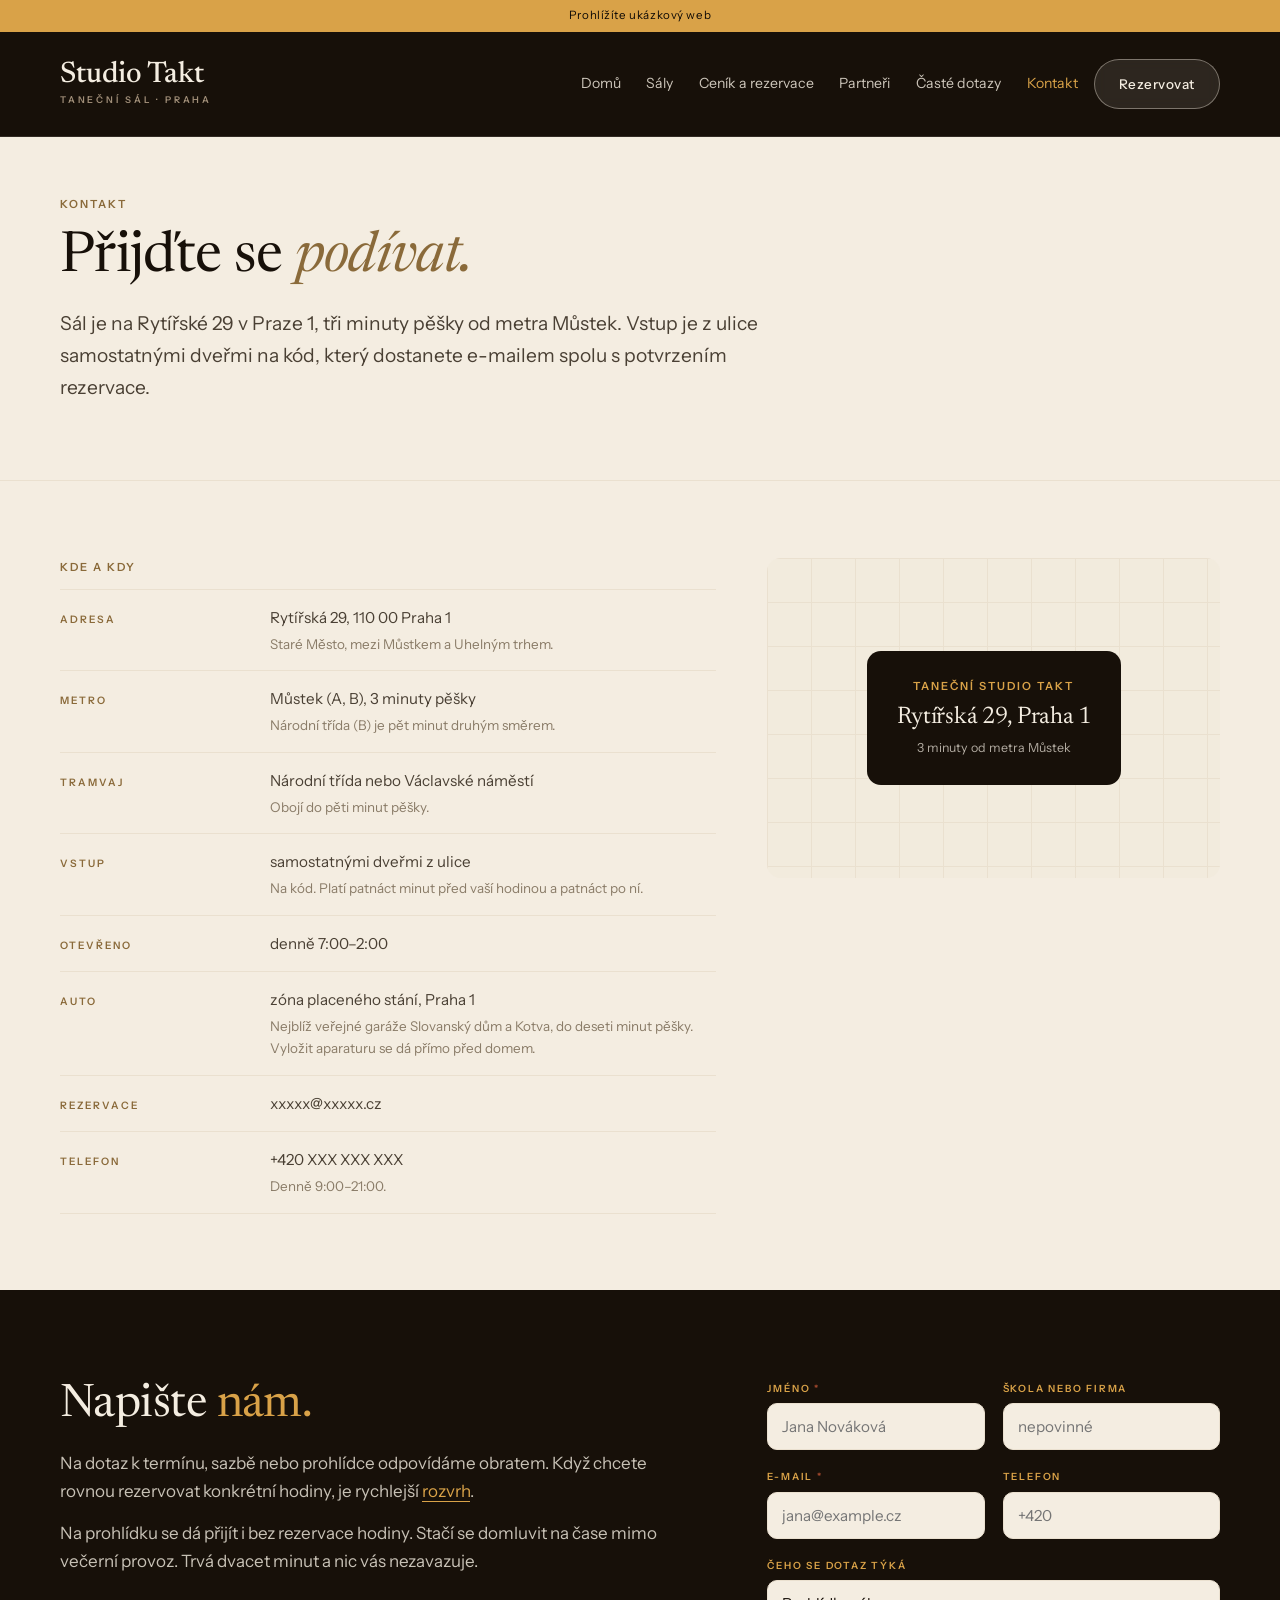
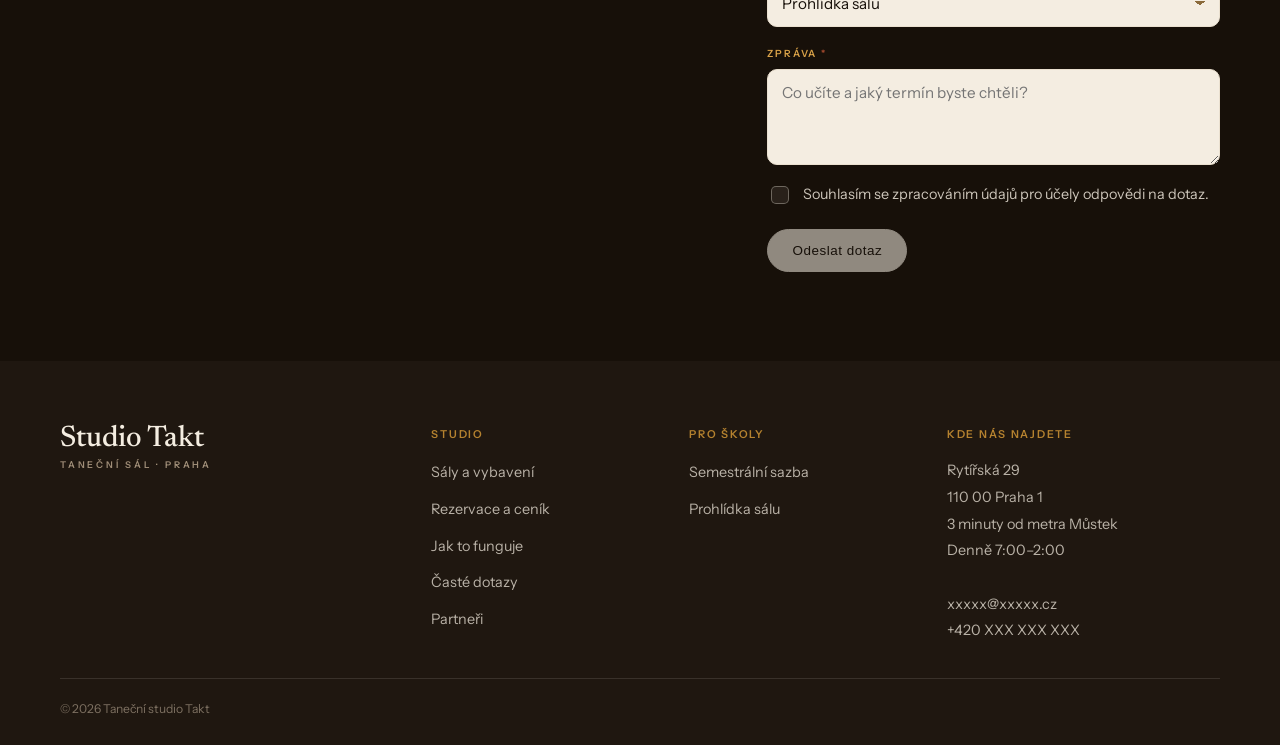
<file: kontakt.html>
<!doctype html>
<html lang="cs">
<head>
<meta charset="utf-8">
<meta name="viewport" content="width=device-width, initial-scale=1">
<title>Kontakt a prohlídka · Taneční studio Takt, Praha</title>
<meta name="description" content="Domluvte si prohlídku tanečního sálu na Rytířské 29 v Praze 1 nebo se zeptejte na pravidelný termín pro váš kurz.">
<meta name="theme-color" content="#171009">
<link rel="canonical" href="https://studiotakt.cz/kontakt.html">
<meta property="og:site_name" content="Taneční studio Takt">
<meta property="og:title" content="Kontakt a prohlídka · Taneční studio Takt, Praha">
<meta property="og:description" content="Domluvte si prohlídku tanečního sálu na Rytířské 29 v Praze 1 nebo se zeptejte na pravidelný termín pro váš kurz.">
<meta property="og:url" content="https://studiotakt.cz/kontakt.html">
<meta property="og:type" content="website">
<meta property="og:locale" content="cs_CZ">
<meta property="og:image" content="https://studiotakt.cz/assets/img/og.jpg">
<meta property="og:image:width" content="1200">
<meta property="og:image:height" content="630">
<meta property="og:image:alt" content="Velký sál Tanečního studia Takt, dřevěný parket a bodová světla">
<meta name="twitter:card" content="summary_large_image">
<meta name="twitter:title" content="Kontakt a prohlídka · Taneční studio Takt, Praha">
<meta name="twitter:description" content="Domluvte si prohlídku tanečního sálu na Rytířské 29 v Praze 1 nebo se zeptejte na pravidelný termín pro váš kurz.">
<meta name="twitter:image" content="https://studiotakt.cz/assets/img/og.jpg">
<link rel="icon" href="data:image/svg+xml,%3Csvg xmlns=%22http://www.w3.org/2000/svg%22 viewBox=%220 0 32 32%22%3E%3Crect width=%2232%22 height=%2232%22 rx=%227%22 fill=%22%23171009%22/%3E%3Ctext x=%2216%22 y=%2223%22 font-family=%22Georgia,serif%22 font-size=%2219%22 fill=%22%23d9a248%22 text-anchor=%22middle%22%3ET%3C/text%3E%3C/svg%3E">
<link rel="preconnect" href="https://fonts.googleapis.com">
<link rel="preconnect" href="https://fonts.gstatic.com" crossorigin>
<link href="https://fonts.googleapis.com/css2?family=Newsreader:ital,opsz,wght@0,6..72,300..600;1,6..72,300..500&family=Instrument+Sans:wght@400..600&display=swap" rel="stylesheet">
<link rel="stylesheet" href="assets/css/takt.css">
</head>
<body>
<a class="skip" href="#main">Přeskočit na obsah</a>
<p class="demo">Prohlížíte ukázkový web</p>

<div class="top--solid">
  <header class="top">
    <div class="wrap top__in">
      <div class="top__row">
        <a class="mk" href="index.html" aria-label="Taneční studio Takt">
          <b>Studio Takt</b>
          <span>Taneční sál · Praha</span>
        </a>
        <div class="top__acts">
          <a class="btn btn--gl top__cta" href="rezervace.html">Rezervovat</a>
          <button class="burger" type="button" data-menu aria-expanded="false" aria-controls="menu" aria-label="Otevřít menu">
            <svg width="18" height="14" viewBox="0 0 18 14" fill="none" aria-hidden="true"><path d="M1 1h16M1 7h16M1 13h16" stroke="currentColor" stroke-width="1.7" stroke-linecap="round"/></svg>
          </button>
        </div>
      </div>
      <nav class="menu" id="menu" aria-label="Hlavní navigace">
        <button class="menu__x" type="button" data-menu-close aria-label="Zavřít menu">
          <svg width="16" height="16" viewBox="0 0 16 16" fill="none" aria-hidden="true"><path d="M2 2l12 12M14 2L2 14" stroke="currentColor" stroke-width="1.7" stroke-linecap="round"/></svg>
        </button>
        <a href="index.html">Domů</a>
        <a href="prostory.html">Sály</a>
        <a href="rezervace.html">Ceník a rezervace</a>
        <a href="partneri.html">Partneři</a>
        <a href="faq.html">Časté dotazy</a>
        <a href="kontakt.html" aria-current="page">Kontakt</a>
        <p class="menu__ft">
          <span>xxxxx@xxxxx.cz</span>
          <span>+420 XXX XXX XXX</span>
          <span>Rytířská 29, Praha 1</span>
        </p>
      </nav>
    </div>
    <div class="scrim" data-scrim></div>
  </header>
</div>

<main id="main">
  <section class="phead">
    <div class="wrap">
      <span class="tag tag--l">Kontakt</span>
      <h1 class="d h1">Přijďte se <em>podívat.</em></h1>
      <p class="lede">
        Sál je na Rytířské 29 v Praze 1, tři minuty pěšky od metra Můstek.
        Vstup je z ulice samostatnými dveřmi na kód, který dostanete e-mailem
        spolu s potvrzením rezervace.
      </p>
    </div>
  </section>

  <section class="plain">
    <div class="wrap two two--f">
      <div>
        <span class="tag seq">Kde a kdy</span>
        <ul class="route">
          <li><dt>Adresa</dt><dd>Rytířská 29, 110 00 Praha 1<small>Staré Město, mezi Můstkem a Uhelným trhem.</small></dd></li>
          <li><dt>Metro</dt><dd>Můstek (A, B), 3 minuty pěšky<small>Národní třída (B) je pět minut druhým směrem.</small></dd></li>
          <li><dt>Tramvaj</dt><dd>Národní třída nebo Václavské náměstí<small>Obojí do pěti minut pěšky.</small></dd></li>
          <li><dt>Vstup</dt><dd>samostatnými dveřmi z ulice<small>Na kód. Platí patnáct minut před vaší hodinou a patnáct po ní.</small></dd></li>
          <li><dt>Otevřeno</dt><dd>denně 7:00–2:00</dd></li>
          <li><dt>Auto</dt><dd>zóna placeného stání, Praha 1<small>Nejblíž veřejné garáže Slovanský dům a Kotva, do deseti minut pěšky. Vyložit aparaturu se dá přímo před domem.</small></dd></li>
          <li><dt>Rezervace</dt><dd>xxxxx@xxxxx.cz</dd></li>
          <li><dt>Telefon</dt><dd>+420 XXX XXX XXX<small>Denně 9:00–21:00.</small></dd></li>
        </ul>
      </div>

      <div>
        <div class="maplike" role="img" aria-label="Orientační plán: Taneční studio Takt, Rytířská 29, Praha 1">
          <div class="maplike__pin">
            <span class="tag tag--l">Taneční studio Takt</span>
            <span class="d">Rytířská 29, Praha 1</span>
            <span style="font-size:.78rem;color:rgba(244,237,225,.7)">3 minuty od metra Můstek</span>
          </div>
        </div>

      </div>
    </div>
  </section>

  <section class="night" id="dotaz">
    <div class="wrap two two--f">
      <div>
        <h2 class="d h2">Napište <span class="hl">nám.</span></h2>
        <p class="p" style="margin-top:18px">
          Na dotaz k termínu, sazbě nebo prohlídce odpovídáme obratem. Když
          chcete rovnou rezervovat konkrétní hodiny, je rychlejší
          <a class="tlink" href="rezervace.html">rozvrh</a>.
        </p>
        <p class="p" style="margin-top:14px">
          Na prohlídku se dá přijít i bez rezervace hodiny. Stačí se domluvit
          na čase mimo večerní provoz. Trvá dvacet minut a nic vás nezavazuje.
        </p>
      </div>

      <div>
        <form class="form" id="contactform" novalidate>
          <div class="form__row form__row--2">
            <label class="field">
              <span>Jméno <em>*</em></span>
              <input type="text" name="name" required autocomplete="name" placeholder="Jana Nováková">
            </label>
            <label class="field">
              <span>Škola nebo firma</span>
              <input type="text" name="org" autocomplete="organization" placeholder="nepovinné">
            </label>
          </div>
          <div class="form__row form__row--2">
            <label class="field">
              <span>E-mail <em>*</em></span>
              <input type="email" name="email" required autocomplete="email" placeholder="jana@example.cz">
            </label>
            <label class="field">
              <span>Telefon</span>
              <input type="tel" name="phone" autocomplete="tel" placeholder="+420">
            </label>
          </div>
          <label class="field">
            <span>Čeho se dotaz týká</span>
            <select name="topic">
              <option>Prohlídka sálu</option>
              <option>Pravidelný termín pro kurz</option>
              <option>Jednorázová rezervace</option>
              <option>Workshop s hostem</option>
              <option>Party nebo jam</option>
              <option>Pravidelný trénink</option>
              <option>Partnerství pro školu</option>
              <option>Focení nebo video</option>
              <option>Něco jiného</option>
            </select>
          </label>
          <label class="field">
            <span>Zpráva <em>*</em></span>
            <textarea name="message" required placeholder="Co učíte a jaký termín byste chtěli?"></textarea>
          </label>
          <label class="check">
            <input type="checkbox" name="gdpr" required>
            <span>Souhlasím se zpracováním údajů pro účely odpovědi na dotaz.</span>
          </label>
          <p class="err" data-err role="alert"></p>
          <div class="acts acts--l" style="margin-top:4px">
            <button class="btn" type="submit" disabled>Odeslat dotaz</button>
          </div>
        </form>

      </div>
    </div>
  </section>

</main>

<footer class="f">
  <div class="wrap f__in">
    <div>
      <a class="mk" href="index.html" aria-label="Taneční studio Takt"><b>Studio Takt</b><span>Taneční sál · Praha</span></a>
    </div>
    <div>
      <h3>Studio</h3>
      <ul>
        <li><a href="prostory.html">Sály a vybavení</a></li>
        <li><a href="rezervace.html">Rezervace a ceník</a></li>
        <li><a href="index.html#jak">Jak to funguje</a></li>
        <li><a href="faq.html">Časté dotazy</a></li>
        <li><a href="partneri.html">Partneři</a></li>
      </ul>
    </div>
    <div>
      <h3>Pro školy</h3>
      <ul>
        <li><a href="rezervace.html">Semestrální sazba</a></li>
        <li><a href="kontakt.html">Prohlídka sálu</a></li>
      </ul>
    </div>
    <div>
      <h3>Kde nás najdete</h3>
      <address>
        Rytířská 29<br>110 00 Praha 1<br>
        3 minuty od metra Můstek<br>
        Denně 7:00–2:00<br><br>
        xxxxx@xxxxx.cz<br>+420 XXX XXX XXX
      </address>
    </div>
  </div>
  <div class="wrap f__base">
    <p>© 2026 Taneční studio Takt</p>
  </div>
</footer>

<script src="assets/js/rozvrh.js"></script>
<script src="assets/js/takt.js"></script>
<script src="assets/js/kontakt.js"></script>
</body>
</html>
</file>
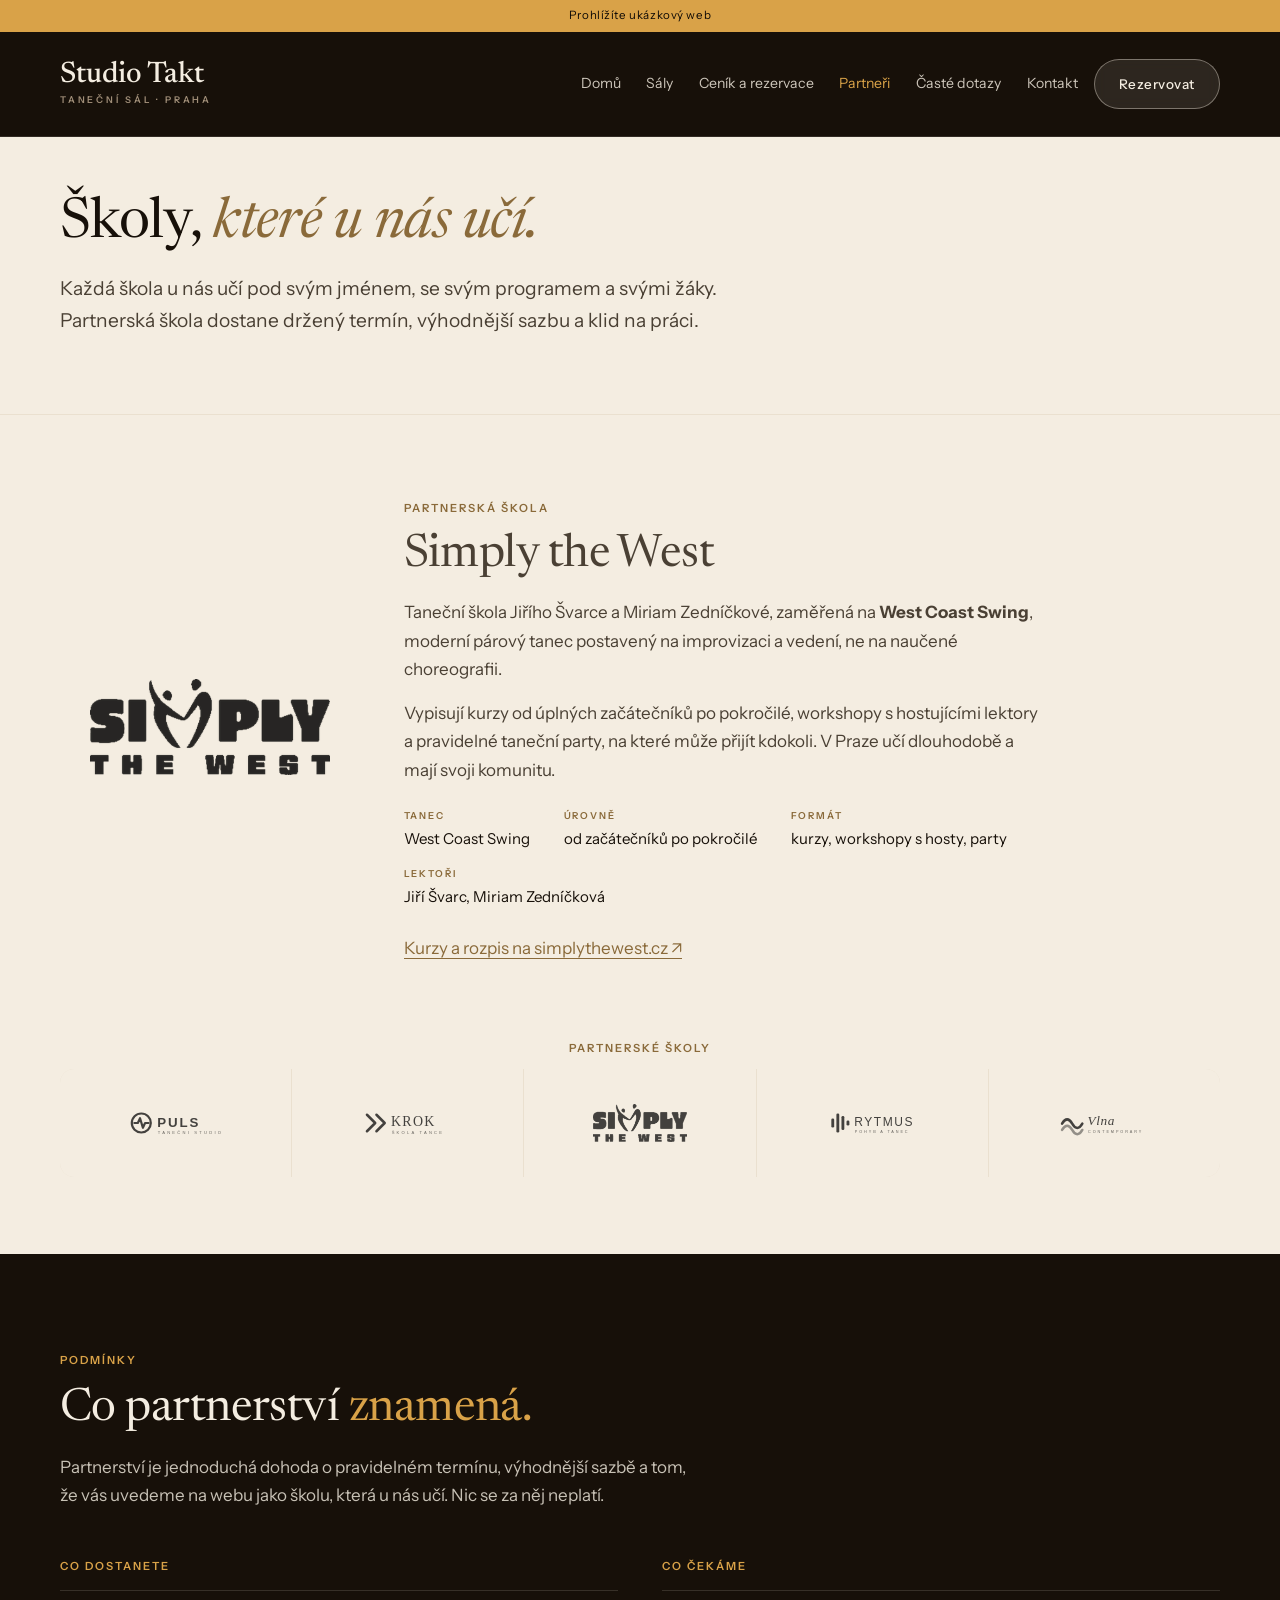
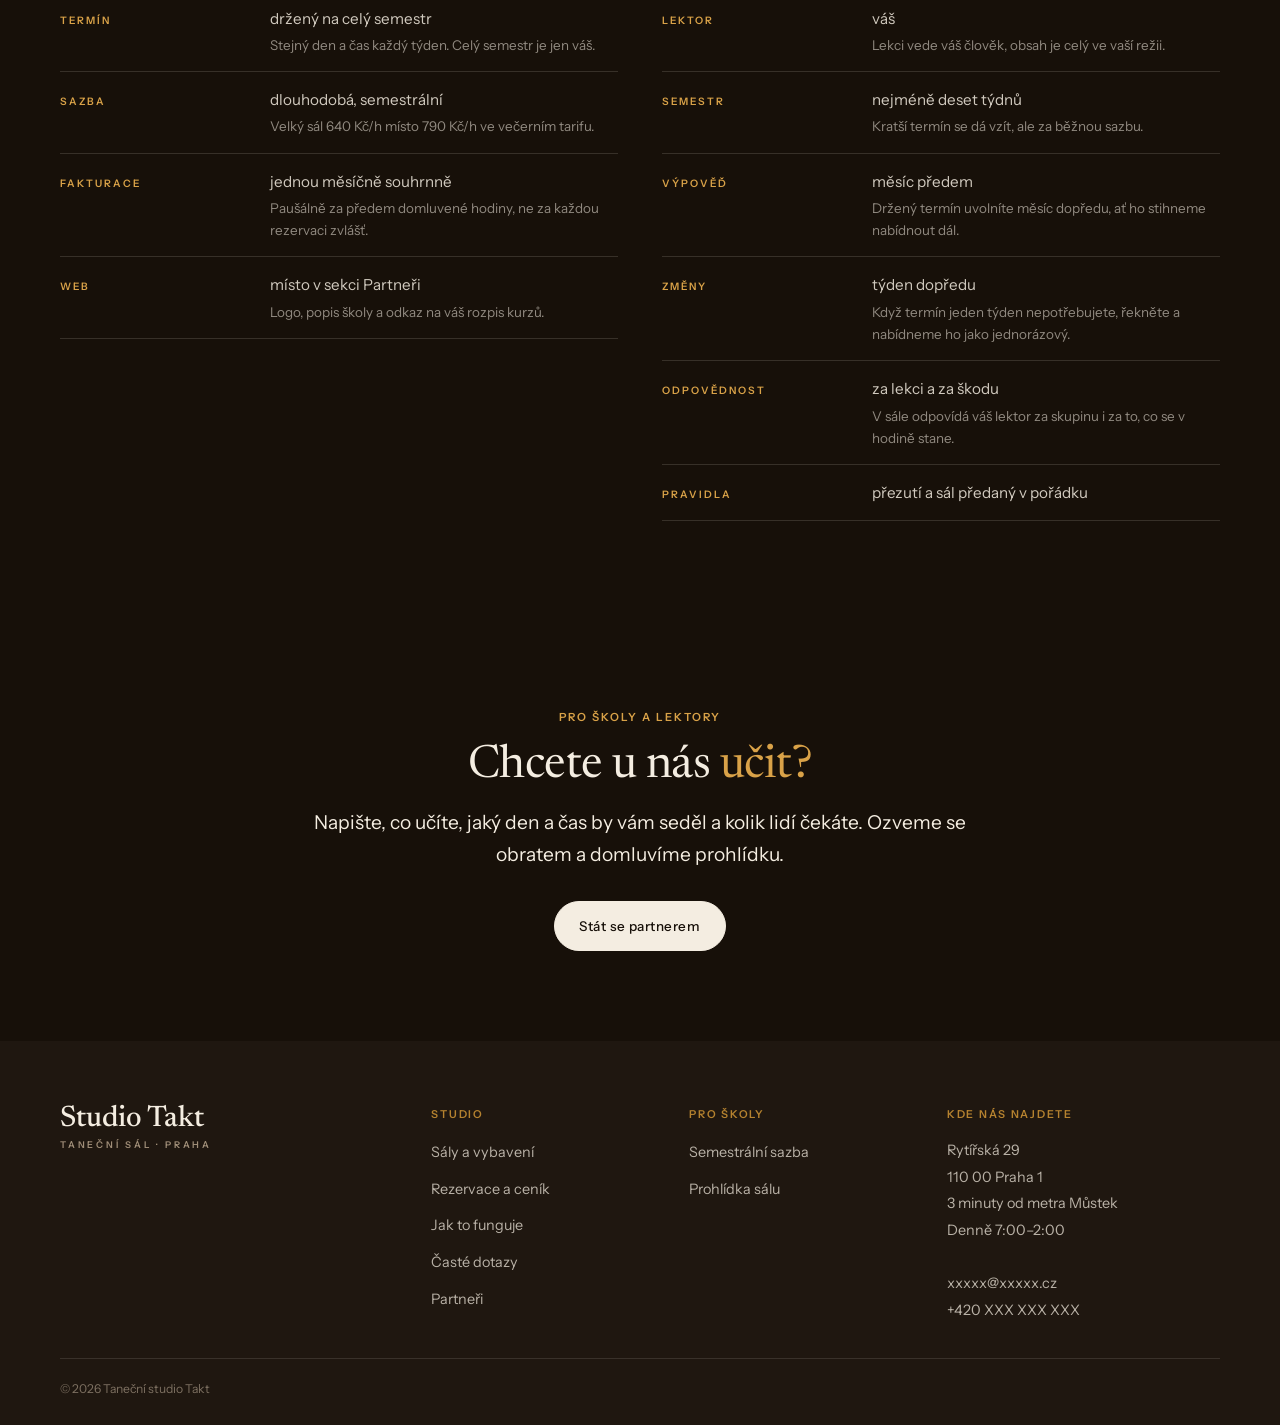
<file: partneri.html>
<!doctype html>
<html lang="cs">
<head>
<meta charset="utf-8">
<meta name="viewport" content="width=device-width, initial-scale=1">
<title>Partnerské školy · Taneční studio Takt, Praha</title>
<meta name="description" content="Taneční školy, které učí v Taneční studio Takt. Simply the West a podmínky partnerství pro školy a lektory.">
<meta name="theme-color" content="#171009">
<link rel="canonical" href="https://studiotakt.cz/partneri.html">
<meta property="og:site_name" content="Taneční studio Takt">
<meta property="og:title" content="Partnerské školy · Taneční studio Takt, Praha">
<meta property="og:description" content="Taneční školy, které učí v Taneční studio Takt. Simply the West a podmínky partnerství pro školy a lektory.">
<meta property="og:url" content="https://studiotakt.cz/partneri.html">
<meta property="og:type" content="website">
<meta property="og:locale" content="cs_CZ">
<meta property="og:image" content="https://studiotakt.cz/assets/img/og.jpg">
<meta property="og:image:width" content="1200">
<meta property="og:image:height" content="630">
<meta property="og:image:alt" content="Velký sál Tanečního studia Takt, dřevěný parket a bodová světla">
<meta name="twitter:card" content="summary_large_image">
<meta name="twitter:title" content="Partnerské školy · Taneční studio Takt, Praha">
<meta name="twitter:description" content="Taneční školy, které učí v Taneční studio Takt. Simply the West a podmínky partnerství pro školy a lektory.">
<meta name="twitter:image" content="https://studiotakt.cz/assets/img/og.jpg">
<link rel="icon" href="data:image/svg+xml,%3Csvg xmlns=%22http://www.w3.org/2000/svg%22 viewBox=%220 0 32 32%22%3E%3Crect width=%2232%22 height=%2232%22 rx=%227%22 fill=%22%23171009%22/%3E%3Ctext x=%2216%22 y=%2223%22 font-family=%22Georgia,serif%22 font-size=%2219%22 fill=%22%23d9a248%22 text-anchor=%22middle%22%3ET%3C/text%3E%3C/svg%3E">
<link rel="preconnect" href="https://fonts.googleapis.com">
<link rel="preconnect" href="https://fonts.gstatic.com" crossorigin>
<link href="https://fonts.googleapis.com/css2?family=Newsreader:ital,opsz,wght@0,6..72,300..600;1,6..72,300..500&family=Instrument+Sans:wght@400..600&display=swap" rel="stylesheet">
<link rel="stylesheet" href="assets/css/takt.css">
</head>
<body>
<a class="skip" href="#main">Přeskočit na obsah</a>
<p class="demo">Prohlížíte ukázkový web</p>

<div class="top--solid">
  <header class="top">
    <div class="wrap top__in">
      <div class="top__row">
        <a class="mk" href="index.html" aria-label="Taneční studio Takt">
          <b>Studio Takt</b>
          <span>Taneční sál · Praha</span>
        </a>
        <div class="top__acts">
          <a class="btn btn--gl top__cta" href="rezervace.html">Rezervovat</a>
          <button class="burger" type="button" data-menu aria-expanded="false" aria-controls="menu" aria-label="Otevřít menu">
            <svg width="18" height="14" viewBox="0 0 18 14" fill="none" aria-hidden="true"><path d="M1 1h16M1 7h16M1 13h16" stroke="currentColor" stroke-width="1.7" stroke-linecap="round"/></svg>
          </button>
        </div>
      </div>
      <nav class="menu" id="menu" aria-label="Hlavní navigace">
        <button class="menu__x" type="button" data-menu-close aria-label="Zavřít menu">
          <svg width="16" height="16" viewBox="0 0 16 16" fill="none" aria-hidden="true"><path d="M2 2l12 12M14 2L2 14" stroke="currentColor" stroke-width="1.7" stroke-linecap="round"/></svg>
        </button>
        <a href="index.html">Domů</a>
        <a href="prostory.html">Sály</a>
        <a href="rezervace.html">Ceník a rezervace</a>
        <a href="partneri.html" aria-current="page">Partneři</a>
        <a href="faq.html">Časté dotazy</a>
        <a href="kontakt.html">Kontakt</a>
        <p class="menu__ft">
          <span>xxxxx@xxxxx.cz</span>
          <span>+420 XXX XXX XXX</span>
          <span>Rytířská 29, Praha 1</span>
        </p>
      </nav>
    </div>
    <div class="scrim" data-scrim></div>
  </header>
</div>

<main id="main">
  <section class="phead">
    <div class="wrap">
      <h1 class="d h1">Školy, <em>které u nás učí.</em></h1>
      <p class="lede">
        Každá škola u nás učí pod svým jménem, se svým programem a svými žáky.
        Partnerská škola dostane držený termín, výhodnější sazbu a klid na práci.
      </p>
    </div>
  </section>

  <section class="plain">
    <div class="wrap">
      <article class="pcard">
        <div class="pcard__logo">
          <img src="assets/img/partner-simplythewest-mono.png"
               alt="Logo taneční školy Simply the West" width="749" height="300">
        </div>
        <div>
          <span class="tag">Partnerská škola</span>
          <h2 class="d h2" style="margin-top:10px">Simply the West</h2>
          <p class="p" style="margin-top:18px">
            Taneční škola Jiřího Švarce a Miriam Zedníčkové, zaměřená na
            <strong>West Coast Swing</strong>, moderní párový tanec postavený
            na improvizaci a vedení, ne na naučené choreografii.
          </p>
          <p class="p">
            Vypisují kurzy od úplných začátečníků po pokročilé, workshopy
            s hostujícími lektory a pravidelné taneční party, na které může přijít
            kdokoli. V Praze učí dlouhodobě a mají svoji komunitu.
          </p>
          <dl class="facts">
            <div><dt>Tanec</dt><dd>West Coast Swing</dd></div>
            <div><dt>Úrovně</dt><dd>od začátečníků po pokročilé</dd></div>
            <div><dt>Formát</dt><dd>kurzy, workshopy s hosty, party</dd></div>
            <div><dt>Lektoři</dt><dd>Jiří Švarc, Miriam Zedníčková</dd></div>
          </dl>
          <p style="margin-top:24px">
            <a class="tlink" href="https://www.simplythewest.cz/" target="_blank" rel="noopener">Kurzy a rozpis na simplythewest.cz ↗</a>
          </p>
        </div>
      </article>
    </div>
  </section>

  <section class="plain" style="padding-top:0">
    <div class="wrap">
      <span class="tag seq" style="display:block;text-align:center">Partnerské školy</span>
      <ul class="band-logos">
        <li><img src="assets/img/partners/puls.svg" alt="Puls" loading="lazy" width="300" height="120"></li>
        <li><img src="assets/img/partners/krok.svg" alt="Krok" loading="lazy" width="300" height="120"></li>
        <li>
          <a href="https://www.simplythewest.cz/" target="_blank" rel="noopener" aria-label="Simply the West">
            <img src="assets/img/partner-simplythewest-mono.png" alt="Simply the West" loading="lazy" width="749" height="300">
          </a>
        </li>
        <li><img src="assets/img/partners/rytmus.svg" alt="Rytmus" loading="lazy" width="300" height="120"></li>
        <li><img src="assets/img/partners/vlna.svg" alt="Vlna" loading="lazy" width="300" height="120"></li>
      </ul>
    </div>
  </section>

  <section class="night">
    <div class="wrap">
      <div>
        <span class="tag tag--l">Podmínky</span>
        <h2 class="d h2" style="margin-top:12px">Co partnerství <span class="hl">znamená.</span></h2>
        <p class="p" style="margin-top:18px">
          Partnerství je jednoduchá dohoda o pravidelném termínu, výhodnější
          sazbě a tom, že vás uvedeme na webu jako školu, která u nás učí.
          Nic se za něj neplatí.
        </p>
      </div>

      <div class="terms">
        <div>
        <h3 class="tag tag--l">Co dostanete</h3>
        <ul class="route" style="margin-top:14px">
          <li><dt>Termín</dt><dd>držený na celý semestr<small>Stejný den a čas každý týden. Celý semestr je jen váš.</small></dd></li>
          <li><dt>Sazba</dt><dd>dlouhodobá, semestrální<small>Velký sál 640 Kč/h místo 790 Kč/h ve večerním tarifu.</small></dd></li>
          <li><dt>Fakturace</dt><dd>jednou měsíčně souhrnně<small>Paušálně za předem domluvené hodiny, ne za každou rezervaci zvlášť.</small></dd></li>
          <li><dt>Web</dt><dd>místo v sekci Partneři<small>Logo, popis školy a odkaz na váš rozpis kurzů.</small></dd></li>
        </ul>

        </div>

        <div>
        <h3 class="tag tag--l">Co čekáme</h3>
        <ul class="route" style="margin-top:14px">
          <li><dt>Lektor</dt><dd>váš<small>Lekci vede váš člověk, obsah je celý ve vaší režii.</small></dd></li>
          <li><dt>Semestr</dt><dd>nejméně deset týdnů<small>Kratší termín se dá vzít, ale za běžnou sazbu.</small></dd></li>
          <li><dt>Výpověď</dt><dd>měsíc předem<small>Držený termín uvolníte měsíc dopředu, ať ho stihneme nabídnout dál.</small></dd></li>
          <li><dt>Změny</dt><dd>týden dopředu<small>Když termín jeden týden nepotřebujete, řekněte a nabídneme ho jako jednorázový.</small></dd></li>
          <li><dt>Odpovědnost</dt><dd>za lekci a za škodu<small>V sále odpovídá váš lektor za skupinu i za to, co se v hodině stane.</small></dd></li>
          <li><dt>Pravidla</dt><dd>přezutí a sál předaný v pořádku</dd></li>
        </ul>
        </div>
      </div>
    </div>
  </section>

  <section class="cta">
    <img src="assets/img/hall-party.webp" alt="" aria-hidden="true" loading="lazy" width="1920" height="1080">
    <div class="wrap">
      <span class="tag tag--l">Pro školy a lektory</span>
      <h2 class="d h2" style="margin-top:12px">Chcete u nás <span class="hl">učit?</span></h2>
      <p class="lede">
        Napište, co učíte, jaký den a čas by vám seděl a kolik lidí čekáte.
        Ozveme se obratem a domluvíme prohlídku.
      </p>
      <div class="acts">
        <a class="btn btn--l" href="kontakt.html#dotaz">Stát se partnerem</a>
      </div>
    </div>
  </section>

</main>

<footer class="f">
  <div class="wrap f__in">
    <div>
      <a class="mk" href="index.html" aria-label="Taneční studio Takt"><b>Studio Takt</b><span>Taneční sál · Praha</span></a>
    </div>
    <div>
      <h3>Studio</h3>
      <ul>
        <li><a href="prostory.html">Sály a vybavení</a></li>
        <li><a href="rezervace.html">Rezervace a ceník</a></li>
        <li><a href="index.html#jak">Jak to funguje</a></li>
        <li><a href="faq.html">Časté dotazy</a></li>
        <li><a href="partneri.html">Partneři</a></li>
      </ul>
    </div>
    <div>
      <h3>Pro školy</h3>
      <ul>
        <li><a href="rezervace.html">Semestrální sazba</a></li>
        <li><a href="kontakt.html">Prohlídka sálu</a></li>
      </ul>
    </div>
    <div>
      <h3>Kde nás najdete</h3>
      <address>
        Rytířská 29<br>110 00 Praha 1<br>
        3 minuty od metra Můstek<br>
        Denně 7:00–2:00<br><br>
        xxxxx@xxxxx.cz<br>+420 XXX XXX XXX
      </address>
    </div>
  </div>
  <div class="wrap f__base">
    <p>© 2026 Taneční studio Takt</p>
  </div>
</footer>

<script src="assets/js/rozvrh.js"></script>
<script src="assets/js/takt.js"></script>

</body>
</html>
</file>
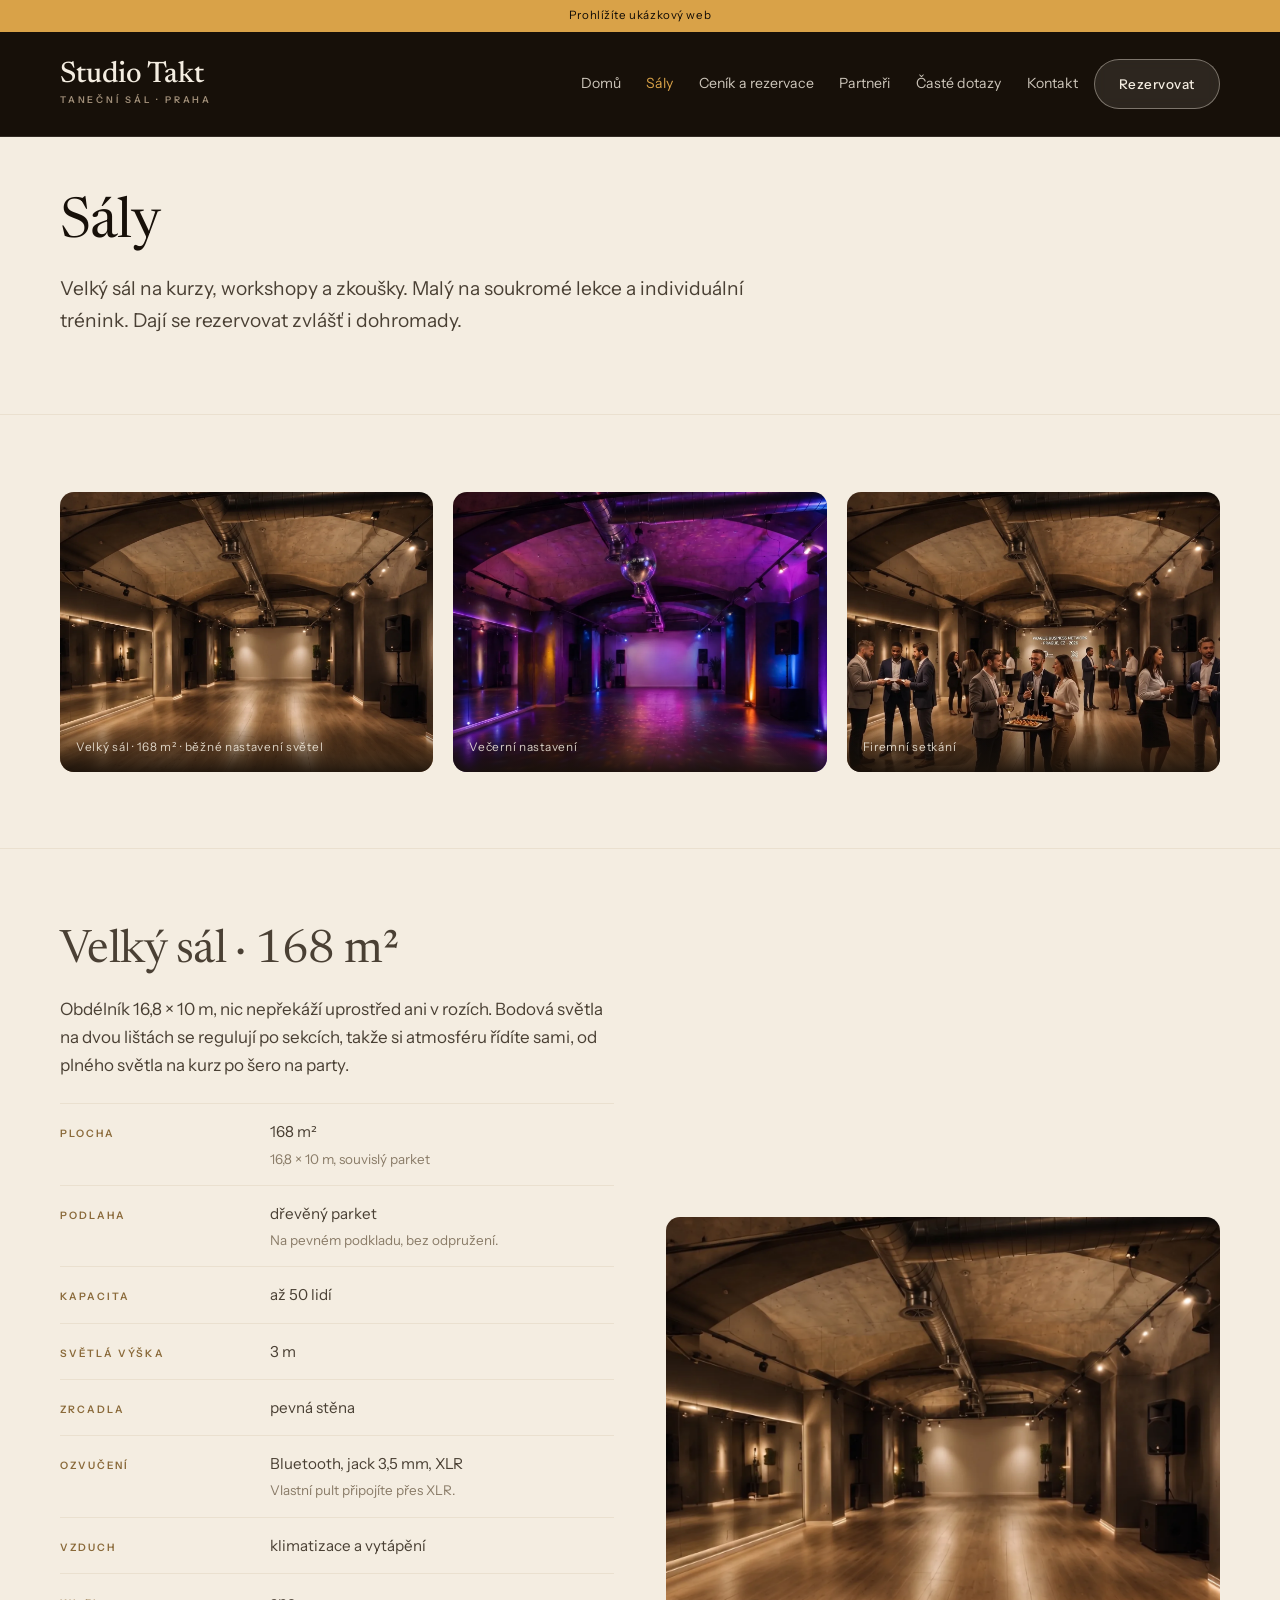
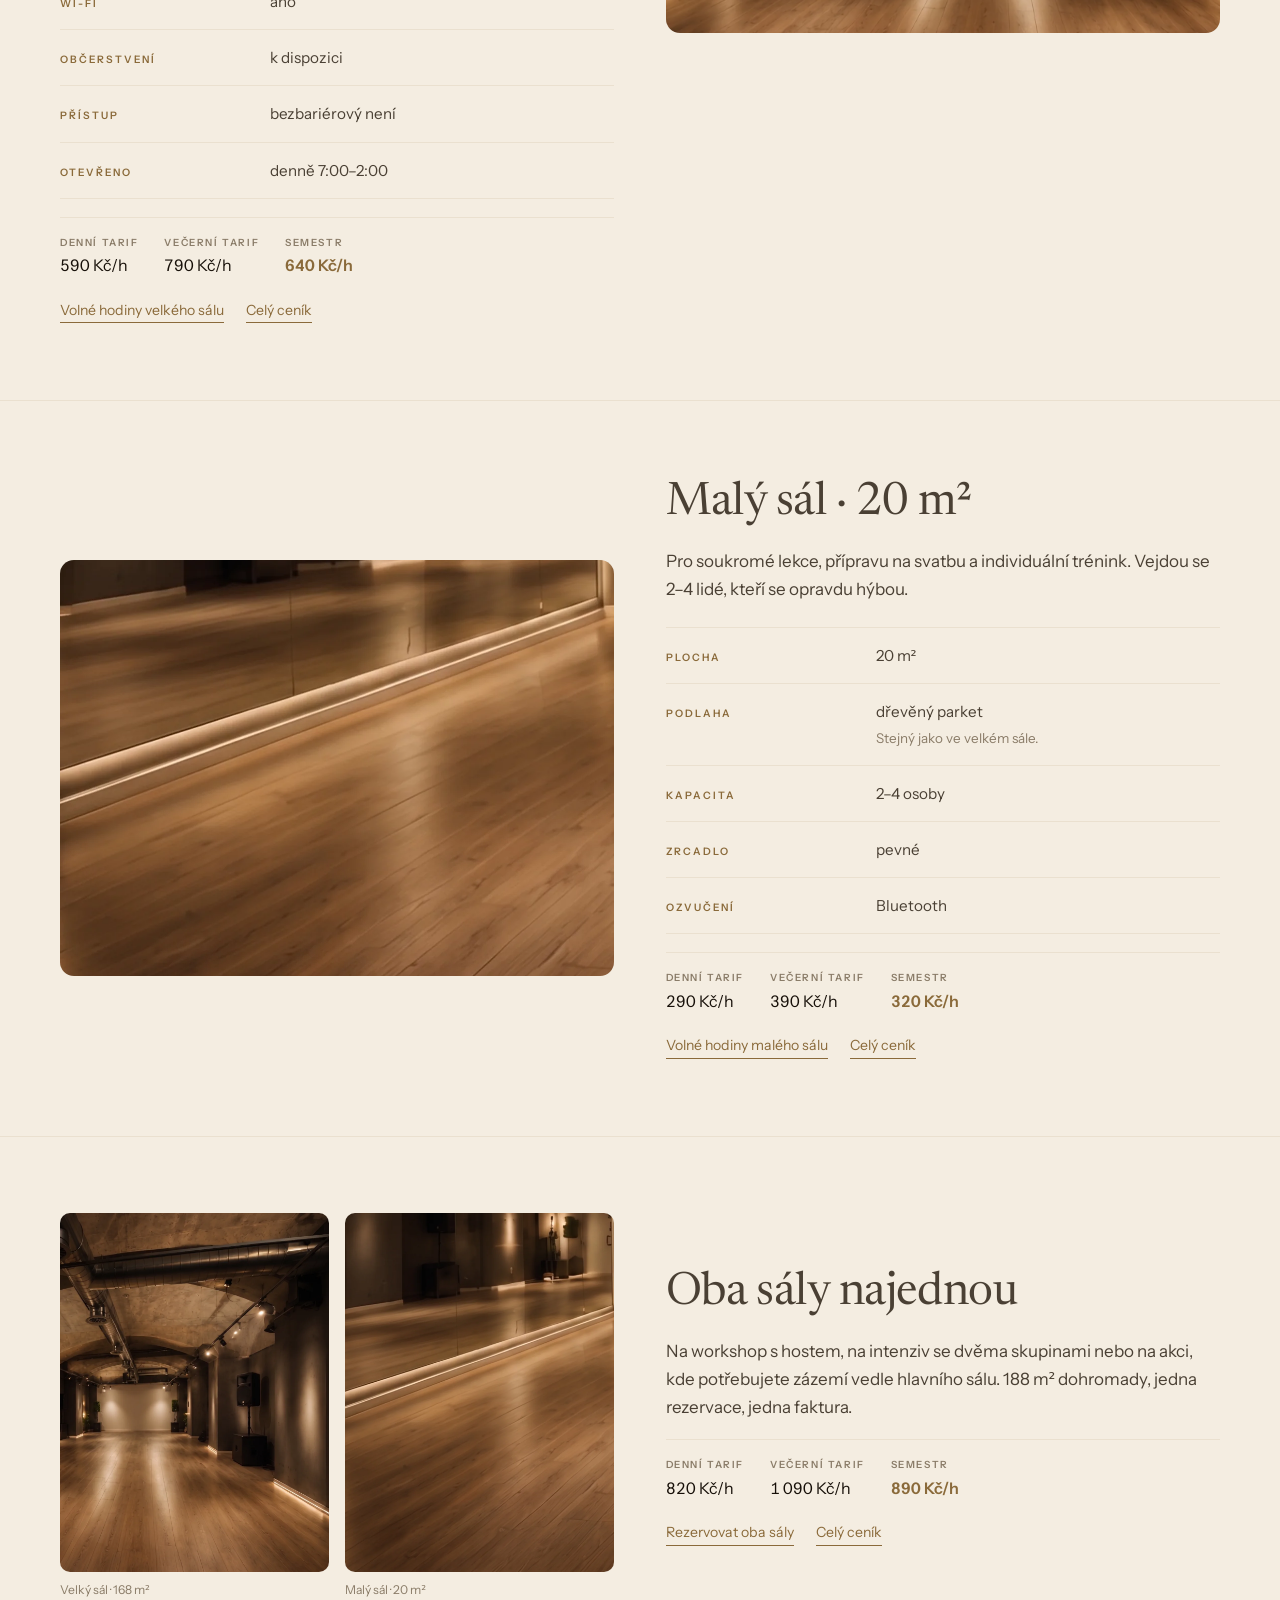
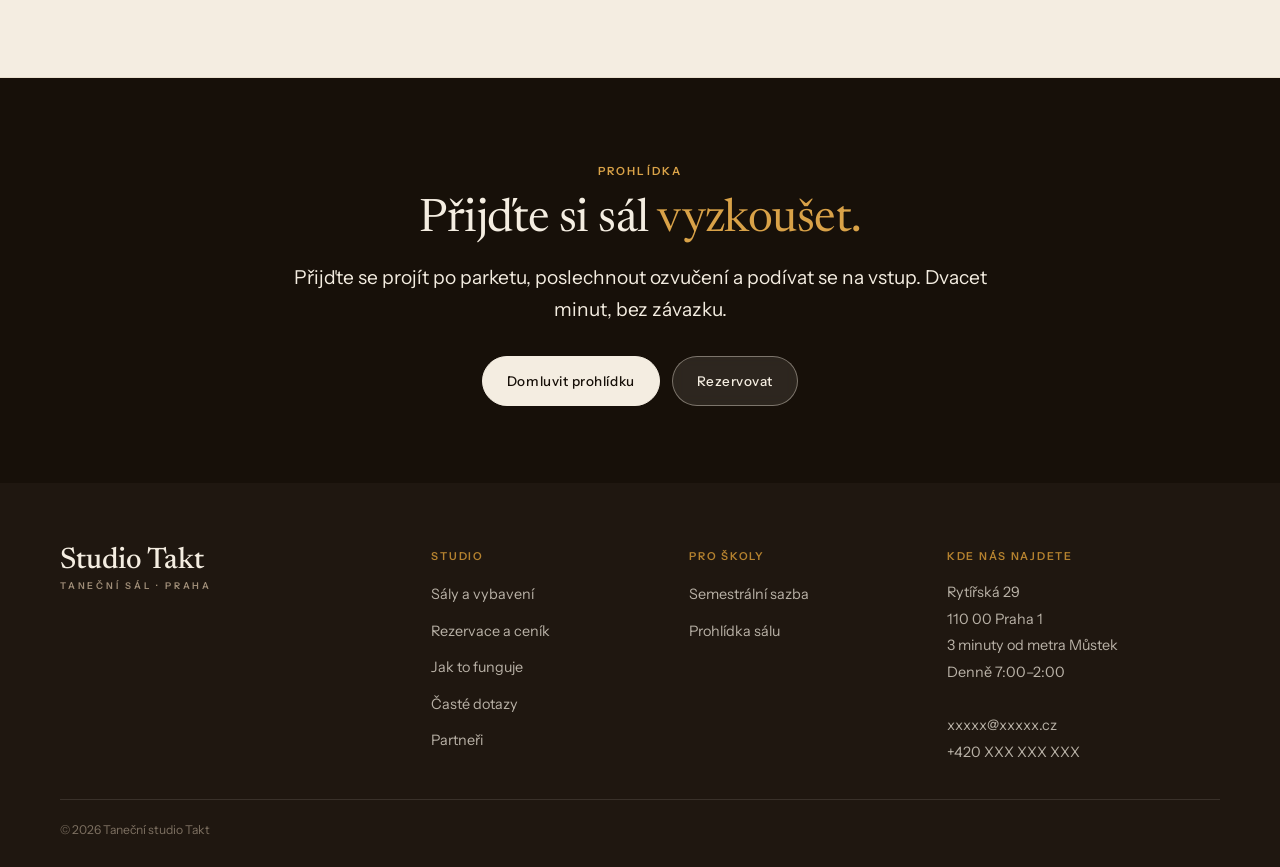
<file: prostory.html>
<!doctype html>
<html lang="cs">
<head>
<meta charset="utf-8">
<meta name="viewport" content="width=device-width, initial-scale=1">
<title>Sály a vybavení · Taneční studio Takt, Praha</title>
<meta name="description" content="Velký taneční sál 168 m² a malý sál 20 m² k pronájmu po hodinách v Praze. Podlaha, ozvučení, osvětlení, kapacita a vybavení.">
<meta name="theme-color" content="#171009">
<link rel="canonical" href="https://studiotakt.cz/prostory.html">
<meta property="og:site_name" content="Taneční studio Takt">
<meta property="og:title" content="Sály a vybavení · Taneční studio Takt, Praha">
<meta property="og:description" content="Velký taneční sál 168 m² a malý sál 20 m² k pronájmu po hodinách v Praze. Podlaha, ozvučení, osvětlení, kapacita a vybavení.">
<meta property="og:url" content="https://studiotakt.cz/prostory.html">
<meta property="og:type" content="website">
<meta property="og:locale" content="cs_CZ">
<meta property="og:image" content="https://studiotakt.cz/assets/img/og.jpg">
<meta property="og:image:width" content="1200">
<meta property="og:image:height" content="630">
<meta property="og:image:alt" content="Velký sál Tanečního studia Takt, dřevěný parket a bodová světla">
<meta name="twitter:card" content="summary_large_image">
<meta name="twitter:title" content="Sály a vybavení · Taneční studio Takt, Praha">
<meta name="twitter:description" content="Velký taneční sál 168 m² a malý sál 20 m² k pronájmu po hodinách v Praze. Podlaha, ozvučení, osvětlení, kapacita a vybavení.">
<meta name="twitter:image" content="https://studiotakt.cz/assets/img/og.jpg">
<link rel="icon" href="data:image/svg+xml,%3Csvg xmlns=%22http://www.w3.org/2000/svg%22 viewBox=%220 0 32 32%22%3E%3Crect width=%2232%22 height=%2232%22 rx=%227%22 fill=%22%23171009%22/%3E%3Ctext x=%2216%22 y=%2223%22 font-family=%22Georgia,serif%22 font-size=%2219%22 fill=%22%23d9a248%22 text-anchor=%22middle%22%3ET%3C/text%3E%3C/svg%3E">
<link rel="preconnect" href="https://fonts.googleapis.com">
<link rel="preconnect" href="https://fonts.gstatic.com" crossorigin>
<link href="https://fonts.googleapis.com/css2?family=Newsreader:ital,opsz,wght@0,6..72,300..600;1,6..72,300..500&family=Instrument+Sans:wght@400..600&display=swap" rel="stylesheet">
<link rel="stylesheet" href="assets/css/takt.css">
</head>
<body>
<a class="skip" href="#main">Přeskočit na obsah</a>
<p class="demo">Prohlížíte ukázkový web</p>

<div class="top--solid">
  <header class="top">
    <div class="wrap top__in">
      <div class="top__row">
        <a class="mk" href="index.html" aria-label="Taneční studio Takt">
          <b>Studio Takt</b>
          <span>Taneční sál · Praha</span>
        </a>
        <div class="top__acts">
          <a class="btn btn--gl top__cta" href="rezervace.html">Rezervovat</a>
          <button class="burger" type="button" data-menu aria-expanded="false" aria-controls="menu" aria-label="Otevřít menu">
            <svg width="18" height="14" viewBox="0 0 18 14" fill="none" aria-hidden="true"><path d="M1 1h16M1 7h16M1 13h16" stroke="currentColor" stroke-width="1.7" stroke-linecap="round"/></svg>
          </button>
        </div>
      </div>
      <nav class="menu" id="menu" aria-label="Hlavní navigace">
        <button class="menu__x" type="button" data-menu-close aria-label="Zavřít menu">
          <svg width="16" height="16" viewBox="0 0 16 16" fill="none" aria-hidden="true"><path d="M2 2l12 12M14 2L2 14" stroke="currentColor" stroke-width="1.7" stroke-linecap="round"/></svg>
        </button>
        <a href="index.html">Domů</a>
        <a href="prostory.html" aria-current="page">Sály</a>
        <a href="rezervace.html">Ceník a rezervace</a>
        <a href="partneri.html">Partneři</a>
        <a href="faq.html">Časté dotazy</a>
        <a href="kontakt.html">Kontakt</a>
        <p class="menu__ft">
          <span>xxxxx@xxxxx.cz</span>
          <span>+420 XXX XXX XXX</span>
          <span>Rytířská 29, Praha 1</span>
        </p>
      </nav>
    </div>
    <div class="scrim" data-scrim></div>
  </header>
</div>

<main id="main">
  <section class="phead">
    <div class="wrap">
      <h1 class="d h1">Sály</h1>
      <p class="lede">
        Velký sál na kurzy, workshopy a zkoušky. Malý na soukromé lekce
        a individuální trénink. Dají se rezervovat zvlášť i dohromady.
      </p>
    </div>
  </section>

  <section class="plain">
    <div class="wrap">
      <div class="gal">
        <figure>
          <img src="assets/img/hall-empty.webp" alt="Velký sál se souvislým parketem, zrcadlovou stěnou a bodovým osvětlením" width="1920" height="1080">
          <figcaption>Velký sál · 168 m² · běžné nastavení světel</figcaption>
        </figure>
        <figure>
          <img src="assets/img/hall-party.webp" alt="Velký sál nasvícený na večerní party" width="1920" height="1080" loading="lazy">
          <figcaption>Večerní nastavení</figcaption>
        </figure>
        <figure>
          <img src="assets/img/hall-networking.webp" alt="Sál uspořádaný pro firemní setkání" width="1920" height="1080" loading="lazy">
          <figcaption>Firemní setkání</figcaption>
        </figure>
      </div>
    </div>
  </section>

  <section class="plain ruled" id="velky">
    <div class="wrap two two--r">
      <figure class="shot">
        <img src="assets/img/hall-empty.webp" alt="Velký sál v celé délce" width="1920" height="1080" loading="lazy">
      </figure>
      <div>
        <h2 class="d h2">Velký sál · 168 m²</h2>
        <p class="p" style="margin-top:18px">
          Obdélník 16,8 × 10 m, nic nepřekáží uprostřed ani v rozích. Bodová
          světla na dvou lištách se regulují po sekcích, takže si atmosféru
          řídíte sami, od plného světla na kurz po šero na party.
        </p>
        <ul class="route" style="margin-top:24px">
          <li><dt>Plocha</dt><dd>168 m²<small>16,8 × 10 m, souvislý parket</small></dd></li>
          <li><dt>Podlaha</dt><dd>dřevěný parket<small>Na pevném podkladu, bez odpružení.</small></dd></li>
          <li><dt>Kapacita</dt><dd>až 50 lidí</dd></li>
          <li><dt>Světlá výška</dt><dd>3 m</dd></li>
          <li><dt>Zrcadla</dt><dd>pevná stěna</dd></li>
          <li><dt>Ozvučení</dt><dd>Bluetooth, jack 3,5 mm, XLR<small>Vlastní pult připojíte přes XLR.</small></dd></li>
          <li><dt>Vzduch</dt><dd>klimatizace a vytápění</dd></li>
          <li><dt>Wi-Fi</dt><dd>ano</dd></li>
          <li><dt>Občerstvení</dt><dd>k dispozici</dd></li>
          <li><dt>Přístup</dt><dd>bezbariérový není</dd></li>
          <li><dt>Otevřeno</dt><dd>denně 7:00–2:00</dd></li>
        </ul>
        <dl class="hall__pr">
          <div><dt>Denní tarif</dt><dd>590 Kč/h</dd></div>
          <div><dt>Večerní tarif</dt><dd>790 Kč/h</dd></div>
          <div><dt>Semestr</dt><dd class="best">640 Kč/h</dd></div>
        </dl>
        <p class="hall__go">
          <a class="tlink" href="rezervace.html">Volné hodiny velkého sálu</a>
          <a class="tlink" href="rezervace.html#cenik">Celý ceník</a>
        </p>
      </div>
    </div>
  </section>

  <section class="plain" id="maly">
    <div class="wrap two">
      <figure class="shot">
        <img src="assets/img/hall-detail.webp" alt="Dřevěná podlaha a nepřímé osvětlení v malém sále" width="1100" height="1400" loading="lazy">
      </figure>
      <div>
        <h2 class="d h2">Malý sál · 20 m²</h2>
        <p class="p" style="margin-top:18px">
          Pro soukromé lekce, přípravu na svatbu a individuální trénink.
          Vejdou se 2–4 lidé, kteří se opravdu hýbou.
        </p>
        <ul class="route" style="margin-top:24px">
          <li><dt>Plocha</dt><dd>20 m²</dd></li>
          <li><dt>Podlaha</dt><dd>dřevěný parket<small>Stejný jako ve velkém sále.</small></dd></li>
          <li><dt>Kapacita</dt><dd>2–4 osoby</dd></li>
          <li><dt>Zrcadlo</dt><dd>pevné</dd></li>
          <li><dt>Ozvučení</dt><dd>Bluetooth</dd></li>
        </ul>
        <dl class="hall__pr">
          <div><dt>Denní tarif</dt><dd>290 Kč/h</dd></div>
          <div><dt>Večerní tarif</dt><dd>390 Kč/h</dd></div>
          <div><dt>Semestr</dt><dd class="best">320 Kč/h</dd></div>
        </dl>
        <p class="hall__go">
          <a class="tlink" href="rezervace.html">Volné hodiny malého sálu</a>
          <a class="tlink" href="rezervace.html#cenik">Celý ceník</a>
        </p>
      </div>
    </div>
  </section>

  <section class="plain ruled" id="oba">
    <div class="wrap two two--r">
      <div class="pair">
        <figure>
          <img src="assets/img/hall-velky.webp" alt="Velký sál" width="1100" height="1386" loading="lazy">
          <figcaption>Velký sál · 168 m²</figcaption>
        </figure>
        <figure>
          <img src="assets/img/hall-detail.webp" alt="Malý sál" width="1100" height="1400" loading="lazy">
          <figcaption>Malý sál · 20 m²</figcaption>
        </figure>
      </div>
      <div>
        <h2 class="d h2">Oba sály najednou</h2>
        <p class="p" style="margin-top:18px">
          Na workshop s hostem, na intenziv se dvěma skupinami nebo na akci,
          kde potřebujete zázemí vedle hlavního sálu. 188 m² dohromady,
          jedna rezervace, jedna faktura.
        </p>
        <dl class="hall__pr">
          <div><dt>Denní tarif</dt><dd>820 Kč/h</dd></div>
          <div><dt>Večerní tarif</dt><dd>1 090 Kč/h</dd></div>
          <div><dt>Semestr</dt><dd class="best">890 Kč/h</dd></div>
        </dl>
        <p class="hall__go">
          <a class="tlink" href="rezervace.html">Rezervovat oba sály</a>
          <a class="tlink" href="rezervace.html#cenik">Celý ceník</a>
        </p>
      </div>
    </div>
  </section>

  <section class="cta plain">
    <div class="wrap">
      <span class="tag tag--l">Prohlídka</span>
      <h2 class="d h2" style="margin-top:12px">Přijďte si sál <span class="hl">vyzkoušet.</span></h2>
      <p class="lede">
        Přijďte se projít po parketu, poslechnout ozvučení a podívat se na
        vstup. Dvacet minut, bez závazku.
      </p>
      <div class="acts">
        <a class="btn btn--l" href="kontakt.html#dotaz">Domluvit prohlídku</a>
        <a class="btn btn--gl" href="rezervace.html">Rezervovat</a>
      </div>
    </div>
  </section>

</main>

<footer class="f">
  <div class="wrap f__in">
    <div>
      <a class="mk" href="index.html" aria-label="Taneční studio Takt"><b>Studio Takt</b><span>Taneční sál · Praha</span></a>
    </div>
    <div>
      <h3>Studio</h3>
      <ul>
        <li><a href="prostory.html">Sály a vybavení</a></li>
        <li><a href="rezervace.html">Rezervace a ceník</a></li>
        <li><a href="index.html#jak">Jak to funguje</a></li>
        <li><a href="faq.html">Časté dotazy</a></li>
        <li><a href="partneri.html">Partneři</a></li>
      </ul>
    </div>
    <div>
      <h3>Pro školy</h3>
      <ul>
        <li><a href="rezervace.html">Semestrální sazba</a></li>
        <li><a href="kontakt.html">Prohlídka sálu</a></li>
      </ul>
    </div>
    <div>
      <h3>Kde nás najdete</h3>
      <address>
        Rytířská 29<br>110 00 Praha 1<br>
        3 minuty od metra Můstek<br>
        Denně 7:00–2:00<br><br>
        xxxxx@xxxxx.cz<br>+420 XXX XXX XXX
      </address>
    </div>
  </div>
  <div class="wrap f__base">
    <p>© 2026 Taneční studio Takt</p>
  </div>
</footer>

<script src="assets/js/rozvrh.js"></script>
<script src="assets/js/takt.js"></script>

</body>
</html>
</file>
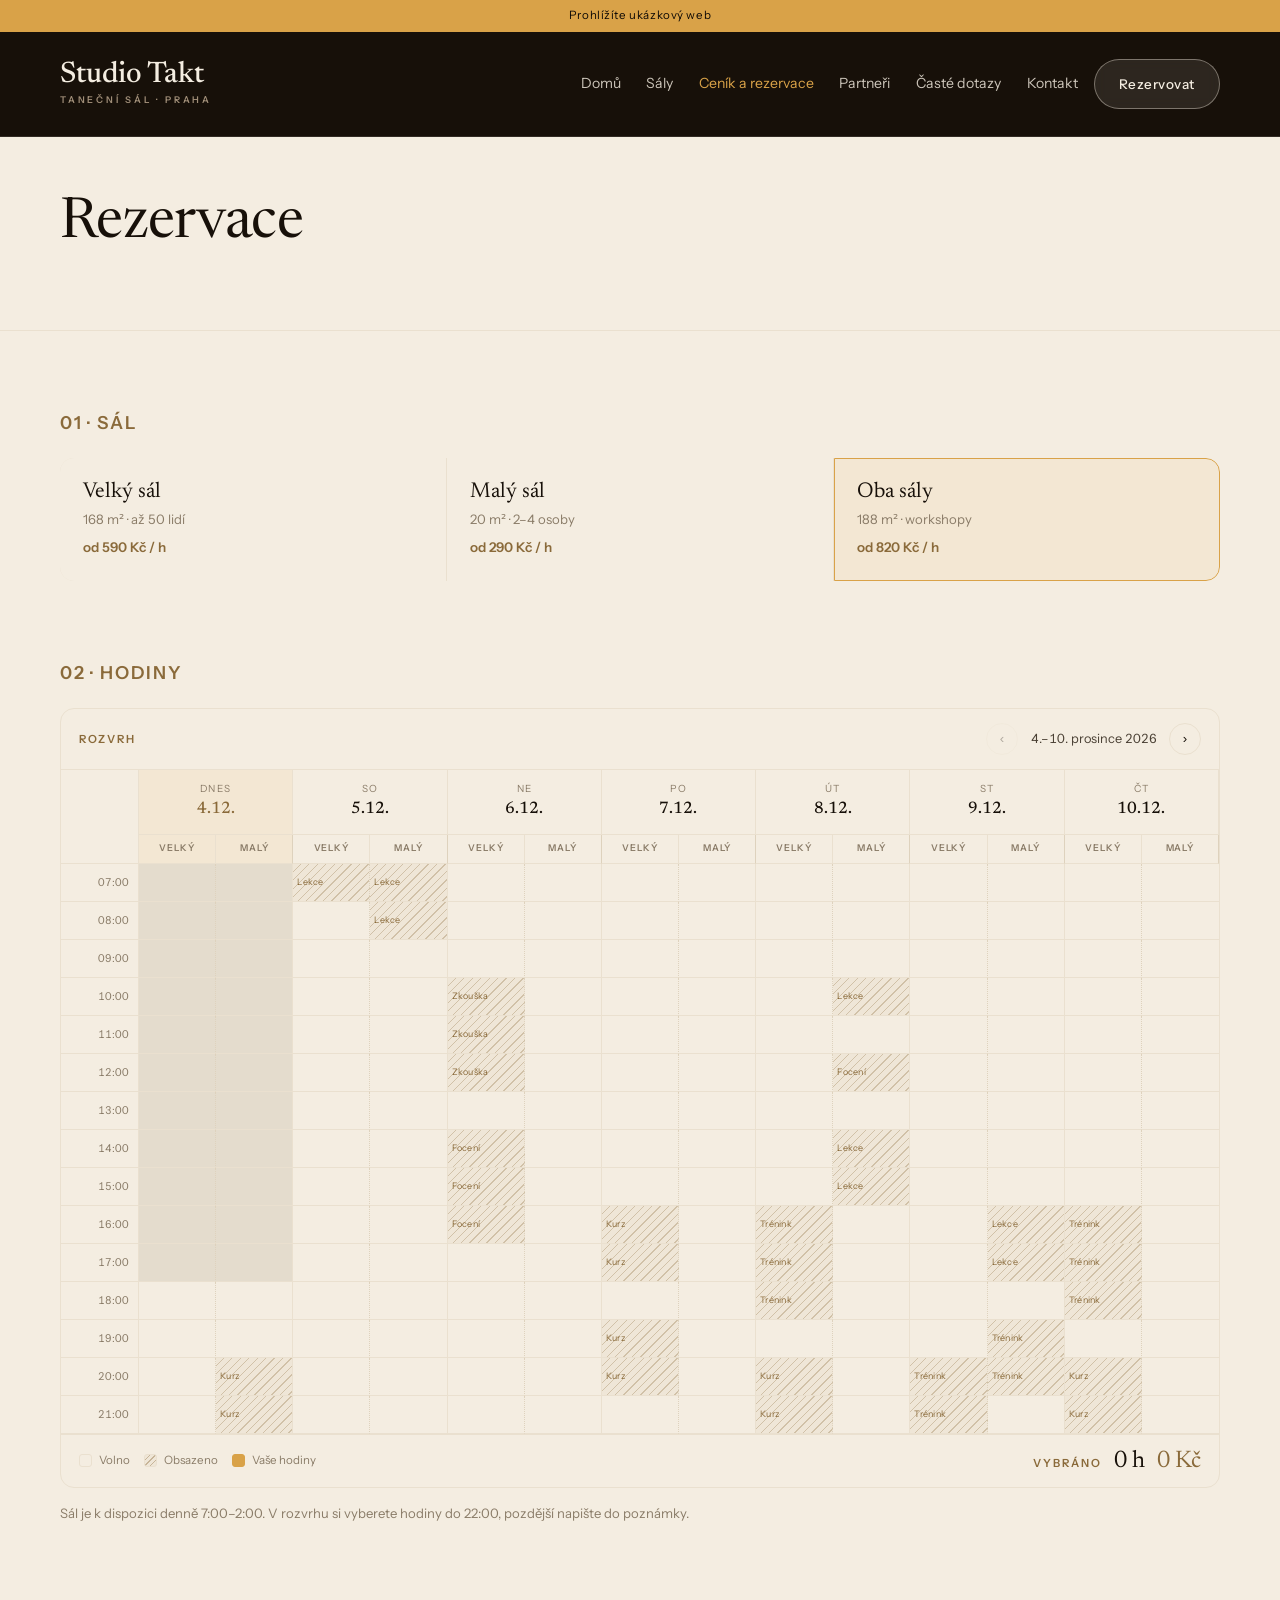
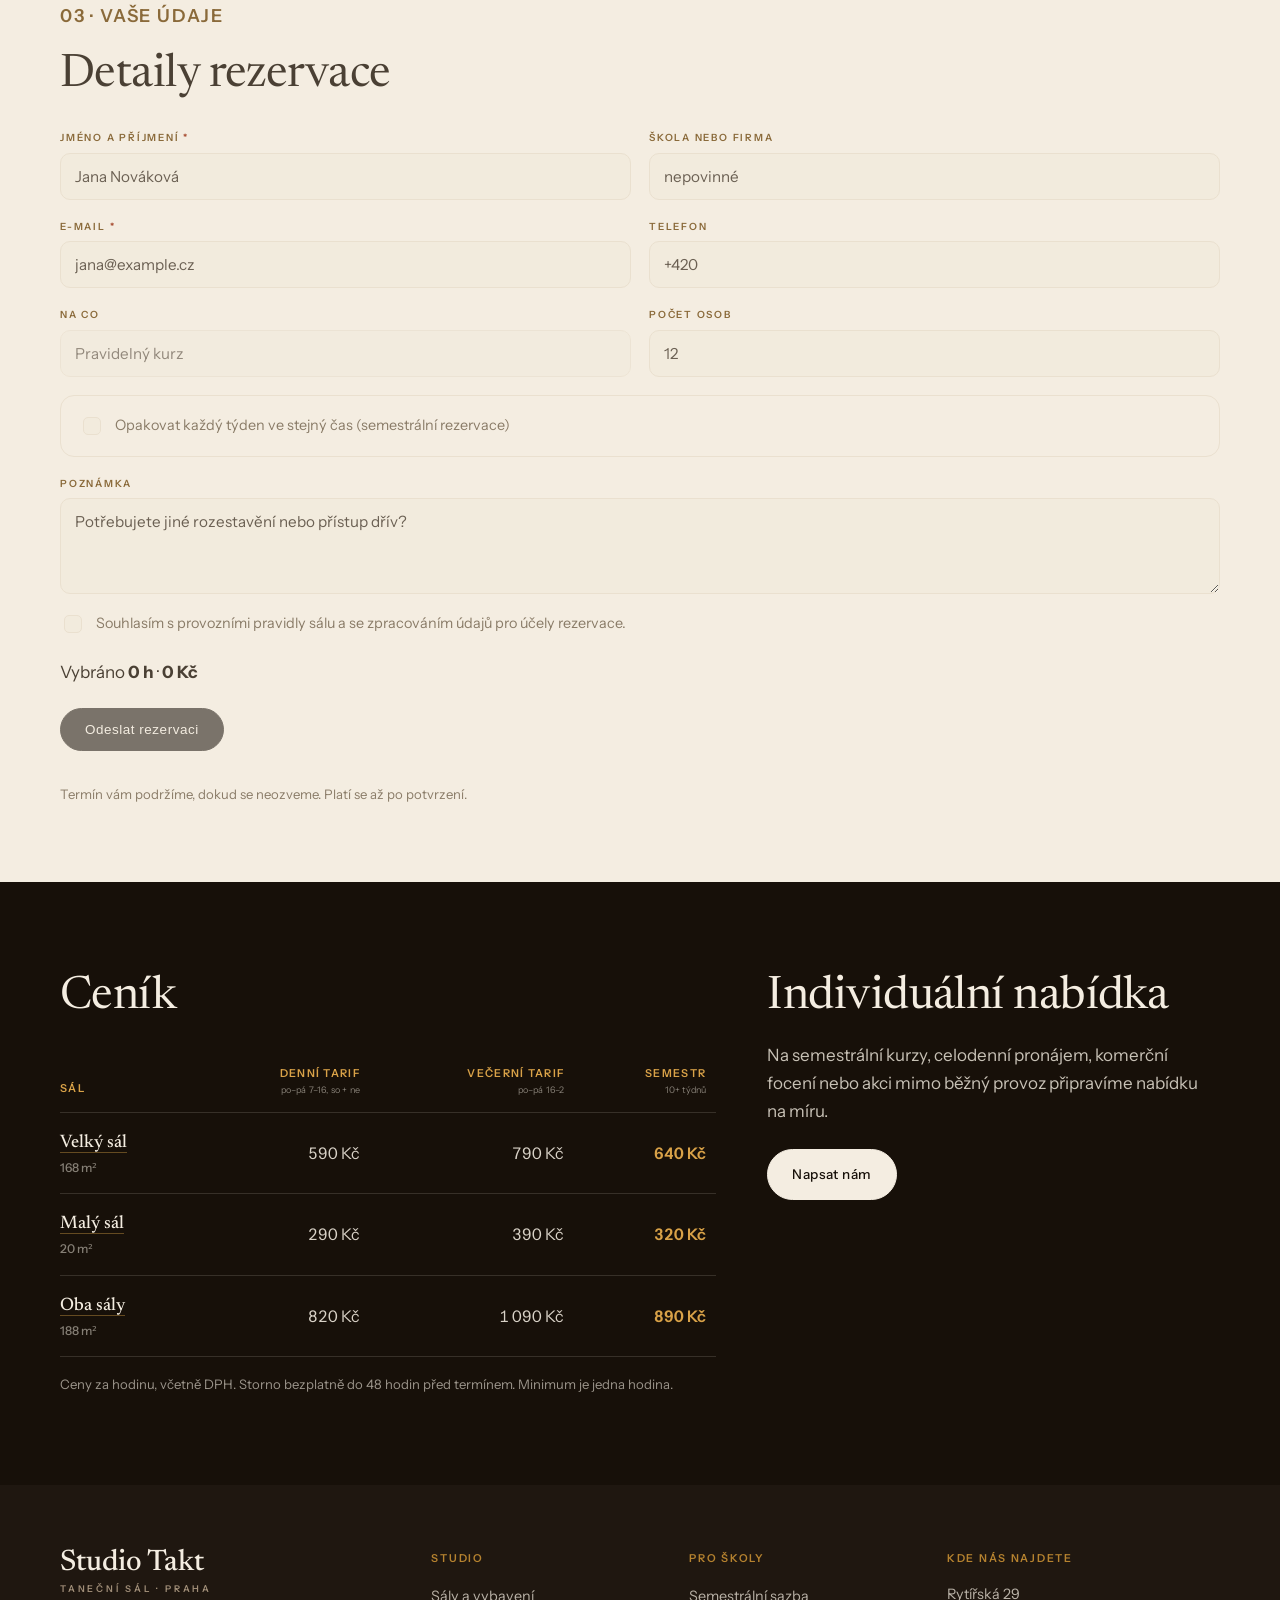
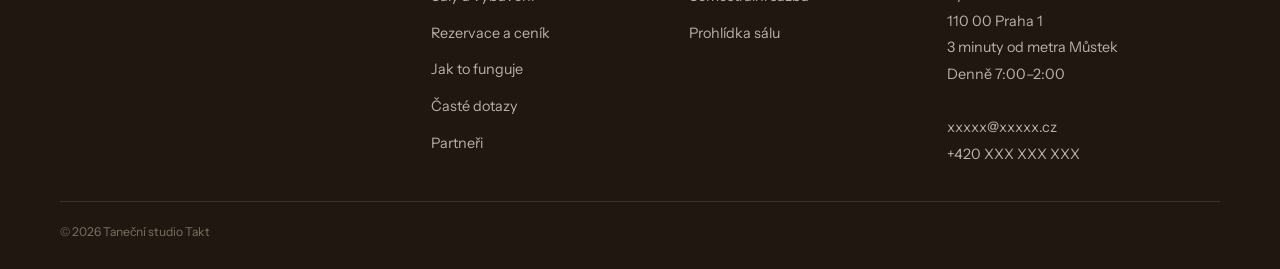
<file: rezervace.html>
<!doctype html>
<html lang="cs">
<head>
<meta charset="utf-8">
<meta name="viewport" content="width=device-width, initial-scale=1">
<title>Rezervace sálu · Taneční studio Takt, Praha</title>
<meta name="description" content="Rezervujte taneční sál v Praze po hodinách. Rozvrh volných hodin, ceník a semestrální sazba pro taneční školy.">
<meta name="theme-color" content="#171009">
<link rel="canonical" href="https://studiotakt.cz/rezervace.html">
<meta property="og:site_name" content="Taneční studio Takt">
<meta property="og:title" content="Rezervace sálu · Taneční studio Takt, Praha">
<meta property="og:description" content="Rezervujte taneční sál v Praze po hodinách. Rozvrh volných hodin, ceník a semestrální sazba pro taneční školy.">
<meta property="og:url" content="https://studiotakt.cz/rezervace.html">
<meta property="og:type" content="website">
<meta property="og:locale" content="cs_CZ">
<meta property="og:image" content="https://studiotakt.cz/assets/img/og.jpg">
<meta property="og:image:width" content="1200">
<meta property="og:image:height" content="630">
<meta property="og:image:alt" content="Velký sál Tanečního studia Takt, dřevěný parket a bodová světla">
<meta name="twitter:card" content="summary_large_image">
<meta name="twitter:title" content="Rezervace sálu · Taneční studio Takt, Praha">
<meta name="twitter:description" content="Rezervujte taneční sál v Praze po hodinách. Rozvrh volných hodin, ceník a semestrální sazba pro taneční školy.">
<meta name="twitter:image" content="https://studiotakt.cz/assets/img/og.jpg">
<link rel="icon" href="data:image/svg+xml,%3Csvg xmlns=%22http://www.w3.org/2000/svg%22 viewBox=%220 0 32 32%22%3E%3Crect width=%2232%22 height=%2232%22 rx=%227%22 fill=%22%23171009%22/%3E%3Ctext x=%2216%22 y=%2223%22 font-family=%22Georgia,serif%22 font-size=%2219%22 fill=%22%23d9a248%22 text-anchor=%22middle%22%3ET%3C/text%3E%3C/svg%3E">
<link rel="preconnect" href="https://fonts.googleapis.com">
<link rel="preconnect" href="https://fonts.gstatic.com" crossorigin>
<link href="https://fonts.googleapis.com/css2?family=Newsreader:ital,opsz,wght@0,6..72,300..600;1,6..72,300..500&family=Instrument+Sans:wght@400..600&display=swap" rel="stylesheet">
<link rel="stylesheet" href="assets/css/takt.css">
</head>
<body>
<a class="skip" href="#main">Přeskočit na obsah</a>
<p class="demo">Prohlížíte ukázkový web</p>

<div class="top--solid">
  <header class="top">
    <div class="wrap top__in">
      <div class="top__row">
        <a class="mk" href="index.html" aria-label="Taneční studio Takt">
          <b>Studio Takt</b>
          <span>Taneční sál · Praha</span>
        </a>
        <div class="top__acts">
          <a class="btn btn--gl top__cta" href="rezervace.html">Rezervovat</a>
          <button class="burger" type="button" data-menu aria-expanded="false" aria-controls="menu" aria-label="Otevřít menu">
            <svg width="18" height="14" viewBox="0 0 18 14" fill="none" aria-hidden="true"><path d="M1 1h16M1 7h16M1 13h16" stroke="currentColor" stroke-width="1.7" stroke-linecap="round"/></svg>
          </button>
        </div>
      </div>
      <nav class="menu" id="menu" aria-label="Hlavní navigace">
        <button class="menu__x" type="button" data-menu-close aria-label="Zavřít menu">
          <svg width="16" height="16" viewBox="0 0 16 16" fill="none" aria-hidden="true"><path d="M2 2l12 12M14 2L2 14" stroke="currentColor" stroke-width="1.7" stroke-linecap="round"/></svg>
        </button>
        <a href="index.html">Domů</a>
        <a href="prostory.html">Sály</a>
        <a href="rezervace.html" aria-current="page">Ceník a rezervace</a>
        <a href="partneri.html">Partneři</a>
        <a href="faq.html">Časté dotazy</a>
        <a href="kontakt.html">Kontakt</a>
        <p class="menu__ft">
          <span>xxxxx@xxxxx.cz</span>
          <span>+420 XXX XXX XXX</span>
          <span>Rytířská 29, Praha 1</span>
        </p>
      </nav>
    </div>
    <div class="scrim" data-scrim></div>
  </header>
</div>

<main id="main">
  <section class="phead">
    <div class="wrap">
      <h1 class="d h1">Rezervace</h1>
    </div>
  </section>

  <section class="plain">
    <div class="wrap">
      <span class="tag seq seq--lg">01 · Sál</span>
      <div class="picker">
        <label class="picker__opt">
          <input type="radio" name="hall" value="velky">
          <span class="picker__bd">
            <span class="picker__nm">Velký sál</span>
            <span class="picker__mt">168 m² · až 50 lidí</span>
            <span class="picker__pr">od 590 Kč / h</span>
          </span>
        </label>
        <label class="picker__opt">
          <input type="radio" name="hall" value="maly">
          <span class="picker__bd">
            <span class="picker__nm">Malý sál</span>
            <span class="picker__mt">20 m² · 2–4 osoby</span>
            <span class="picker__pr">od 290 Kč / h</span>
          </span>
        </label>
        <label class="picker__opt">
          <input type="radio" name="hall" value="oba" checked>
          <span class="picker__bd">
            <span class="picker__nm">Oba sály</span>
            <span class="picker__mt">188 m² · workshopy</span>
            <span class="picker__pr">od 820 Kč / h</span>
          </span>
        </label>
      </div>
    </div>
  </section>

  <section class="plain" id="hodiny" style="padding-top:0">
    <div class="wrap">
      <span class="tag seq seq--lg">02 · Hodiny</span>
      <div class="ledger" data-rozvrh></div>
      <p class="t-legend" style="display:block;margin-top:14px">
        Sál je k dispozici denně 7:00–2:00. V rozvrhu si vyberete hodiny do 22:00,
        pozdější napište do poznámky.
      </p>
    </div>
  </section>

  <section class="plain" id="detaily" data-stage="form" style="padding-top:0">
    <div class="wrap">
      <div>
        <span class="tag seq seq--lg">03 · Vaše údaje</span>
        <h2 class="d h2" style="margin-bottom:28px">Detaily rezervace</h2>

        <form class="form" id="bookform" novalidate>
          <fieldset disabled>
          <div class="form__row form__row--2">
            <label class="field">
              <span>Jméno a příjmení <em>*</em></span>
              <input type="text" name="name" required autocomplete="name" placeholder="Jana Nováková">
            </label>
            <label class="field">
              <span>Škola nebo firma</span>
              <input type="text" name="org" autocomplete="organization" placeholder="nepovinné">
            </label>
          </div>

          <div class="form__row form__row--2">
            <label class="field">
              <span>E-mail <em>*</em></span>
              <input type="email" name="email" required autocomplete="email" placeholder="jana@example.cz">
            </label>
            <label class="field">
              <span>Telefon</span>
              <input type="tel" name="phone" autocomplete="tel" placeholder="+420">
            </label>
          </div>

          <div class="form__row form__row--2">
            <label class="field">
              <span>Na co</span>
              <select name="purpose">
                <option>Pravidelný kurz</option>
                <option>Workshop</option>
                <option>Soukromá lekce</option>
                <option>Vlastní trénink</option>
                <option>Zkouška na vystoupení</option>
                <option>Party nebo jam</option>
                <option>Focení a video</option>
                <option>Firemní nebo komunitní akce</option>
              </select>
            </label>
            <label class="field">
              <span>Počet osob</span>
              <input type="number" name="people" min="1" max="50" value="12">
            </label>
          </div>

          <div class="repeat" data-repeat data-on="false">
            <label class="check">
              <input type="checkbox" name="repeat" data-repeat-toggle>
              <span>Opakovat každý týden ve stejný čas (semestrální rezervace)</span>
            </label>
            <label class="field repeat__ctl">
              <span>Počet týdnů</span>
              <select name="weeks" data-weeks>
                <option value="4">4 týdny</option>
                <option value="6">6 týdnů</option>
                <option value="8">8 týdnů</option>
                <option value="10" selected>10 týdnů · semestrální sazba</option>
                <option value="12">12 týdnů · semestrální sazba</option>
                <option value="16">16 týdnů · semestrální sazba</option>
              </select>
              <small>Od deseti týdnů platí nižší sazba za hodinu a termín vám držíme celý semestr.</small>
            </label>
          </div>

          <!-- Záznam lekce: skryto spolu se sekcí #zaznam na úvodní stránce.
          <label class="check">
            <input type="checkbox" name="record">
            <span>Nahrát lekci na video. Kamery se spustí a zastaví s vaší rezervací.
              Odkaz dostanete jen vy. <a href="index.html#zaznam">Jak záznam funguje</a></span>
          </label>
          -->

          <label class="field">
            <span>Poznámka</span>
            <textarea name="note" placeholder="Potřebujete jiné rozestavění nebo přístup dřív?"></textarea>
          </label>

          <label class="check">
            <input type="checkbox" name="rules" required>
            <span>Souhlasím s provozními pravidly sálu a se zpracováním údajů pro účely rezervace.</span>
          </label>

          <p class="err" data-err role="alert"></p>

          <p class="p" data-price-line style="margin-top:4px">
            Vybráno <b data-price-hours>0 h</b> · <b data-price-sum>0 Kč</b>
          </p>
          <div class="acts acts--l" style="margin-top:4px">
            <button class="btn" type="submit">Odeslat rezervaci</button>
          </div>
          <p class="t-legend" style="display:block;margin-top:14px">
            Termín vám podržíme, dokud se neozveme. Platí se až po potvrzení.
          </p>
          </fieldset>
        </form>
      </div>

    </div>
  </section>

  <section class="night" id="cenik">
    <div class="wrap two two--f">
      <div>
        <h2 class="d h2">Ceník</h2>
        <table class="t" style="margin-top:26px">
          <caption class="vh">Ceník podle sálu a tarifu</caption>
          <thead>
            <tr>
              <th scope="col">Sál</th>
              <th scope="col">Denní tarif<small>po–pá 7–16, so + ne</small></th>
              <th scope="col">Večerní tarif<small>po–pá 16–2</small></th>
              <th scope="col">Semestr<small>10+ týdnů</small></th>
            </tr>
          </thead>
          <tbody>
            <tr><th scope="row"><a href="prostory.html#velky">Velký sál</a><small>168 m²</small></th><td data-l="Denní tarif">590 Kč</td><td data-l="Večerní tarif">790 Kč</td><td data-l="Semestr" class="best">640 Kč</td></tr>
            <tr><th scope="row"><a href="prostory.html#maly">Malý sál</a><small>20 m²</small></th><td data-l="Denní tarif">290 Kč</td><td data-l="Večerní tarif">390 Kč</td><td data-l="Semestr" class="best">320 Kč</td></tr>
            <tr><th scope="row"><a href="prostory.html#oba">Oba sály</a><small>188 m²</small></th><td data-l="Denní tarif">820 Kč</td><td data-l="Večerní tarif">1 090 Kč</td><td data-l="Semestr" class="best">890 Kč</td></tr>
          </tbody>
        </table>
        <p class="t-legend">
          <b>Denní tarif</b> po–pá 7–16 a celý víkend · <b>Večerní tarif</b> po–pá 16–2 ·
          <b>Semestr</b> od 10 týdnů opakování
        </p>
        <p class="t-legend" style="display:block">
          Ceny za hodinu, včetně DPH. Storno bezplatně do 48 hodin před termínem.
          Minimum je jedna hodina.
        </p>
      </div>

      <div>
        <h2 class="d h2">Individuální nabídka</h2>
        <p class="p" style="margin-top:18px">
          Na semestrální kurzy, celodenní pronájem, komerční focení nebo akci
          mimo běžný provoz připravíme nabídku na míru.
        </p>
        <div class="acts acts--l" style="margin-top:24px">
          <a class="btn btn--l" href="kontakt.html#dotaz">Napsat nám</a>
        </div>
      </div>
    </div>
  </section>

</main>

<footer class="f">
  <div class="wrap f__in">
    <div>
      <a class="mk" href="index.html" aria-label="Taneční studio Takt"><b>Studio Takt</b><span>Taneční sál · Praha</span></a>
    </div>
    <div>
      <h3>Studio</h3>
      <ul>
        <li><a href="prostory.html">Sály a vybavení</a></li>
        <li><a href="rezervace.html">Rezervace a ceník</a></li>
        <li><a href="index.html#jak">Jak to funguje</a></li>
        <li><a href="faq.html">Časté dotazy</a></li>
        <li><a href="partneri.html">Partneři</a></li>
      </ul>
    </div>
    <div>
      <h3>Pro školy</h3>
      <ul>
        <li><a href="rezervace.html">Semestrální sazba</a></li>
        <li><a href="kontakt.html">Prohlídka sálu</a></li>
      </ul>
    </div>
    <div>
      <h3>Kde nás najdete</h3>
      <address>
        Rytířská 29<br>110 00 Praha 1<br>
        3 minuty od metra Můstek<br>
        Denně 7:00–2:00<br><br>
        xxxxx@xxxxx.cz<br>+420 XXX XXX XXX
      </address>
    </div>
  </div>
  <div class="wrap f__base">
    <p>© 2026 Taneční studio Takt</p>
  </div>
</footer>

<script src="assets/js/rozvrh.js"></script>
<script src="assets/js/takt.js"></script>
<script src="assets/js/rezervace.js"></script>
</body>
</html>
</file>
<file: assets/css/takt.css>
/* ==========================================================================
   TANEČNÍ STUDIO TAKT
   The reference look you sent, built out properly: warm tungsten evening,
   full-bleed photography, a serif with a real italic doing the emphasis, and
   a floating availability bar as the first thing you can touch. The palette
   is sampled from the hall's own track lighting rather than a stock amber.
   ========================================================================== */
:root {
  --night:  #171009;
  --night2: #1f1710;
  --cream:  #f4ede1;
  --cream2: #eae0cf;
  --tung:   #d9a248;   /* the track lights in the photograph */
    --tung-d: #b5822f;
  /* on the cream bands #b5822f sat near 2:1; this clears 4.2:1 */
  --tung-ink: #8a6a3a;
  --dim:    #a08e78;
  --body:   #4a4034;

  --ff-d: "Newsreader", Georgia, serif;
  --ff-b: "Instrument Sans", system-ui, sans-serif;

  /* drives BOTH the strip's height and body's padding-top, so the two can
     never disagree and leave a sliver of page background showing between
     them. Change it here and both follow. */
  --demo-h: 32px;
  --r:  14px;
  --gut: clamp(20px, 5vw, 60px);
  --ease: cubic-bezier(.22,.61,.36,1);
}
*, *::before, *::after { box-sizing: border-box; }
body {
  margin: 0;
  padding-top: var(--demo-h, 0px);
  background: var(--cream);
  color: var(--body);
  font-family: var(--ff-b);
  font-size: clamp(15px, .4vw + 14px, 17px);
  line-height: 1.66;
  -webkit-font-smoothing: antialiased;
}
img { display: block; max-width: 100%; height: auto; }
a { color: inherit; text-decoration: none; }
h1, h2, h3, p, ul, ol, dl, dd, figure { margin: 0; }
ul, ol { padding: 0; list-style: none; }
:focus-visible { outline: 2px solid var(--tung); outline-offset: 3px; }

.wrap { width: min(100% - var(--gut)*2, 1200px); margin-inline: auto; }
.d { font-family: var(--ff-d); font-weight: 400; font-optical-sizing: auto; line-height: 1.1; letter-spacing: -.012em; text-wrap: balance; }
.d em { font-style: italic; }
/* the accent word, upright - italics are kept for the hero alone */
.d .hl { color: var(--tung-ink); }
.night .d .hl, .close .d .hl, .cta .d .hl { color: var(--tung); }
.h1 { font-size: clamp(2.2rem, 5vw, 4.1rem); line-height: 1.04; }
.h2 { font-size: clamp(1.95rem, 3.6vw, 3.1rem); }
.h3 { font-size: 1.36rem; line-height: 1.18; }
.tag { font-size: .7rem; font-weight: 600; letter-spacing: .18em; text-transform: uppercase; color: var(--tung-ink); }
.tag--l { color: var(--tung); }
.lede { font-size: clamp(1.02rem, .5vw + .9rem, 1.2rem); color: var(--body); max-width: 56ch; }
.p { color: var(--body); max-width: 58ch; }
.p + .p { margin-top: .95em; }

.btn {
  display: inline-flex; align-items: center; gap: 9px;
  padding: 13px 24px;
  border: 1px solid var(--night);
  border-radius: 999px;
  background: var(--night);
  color: var(--cream);
  font-size: .84rem; font-weight: 500; letter-spacing: .04em;
  cursor: pointer;
  transition: background .22s var(--ease), color .22s var(--ease), border-color .22s var(--ease);
}
.btn:hover { background: var(--tung-d); border-color: var(--tung-d); }
.btn--o { background: none; color: var(--night); }
.btn--o:hover { background: var(--night); color: var(--cream); }
.btn--l { background: var(--cream); border-color: var(--cream); color: var(--night); }
.btn--l:hover { background: var(--tung); border-color: var(--tung); color: var(--night); }
.btn--gl { background: rgba(244,237,225,.1); border-color: rgba(244,237,225,.4); color: var(--cream); backdrop-filter: blur(6px); }
.btn--gl:hover { background: var(--cream); color: var(--night); border-color: var(--cream); }


/* header floats over the photograph */
.top { position: absolute; inset: 33px 0 auto; z-index: 10; }
.top__in { display: flex; flex-wrap: wrap; align-items: center; gap: 12px 16px; }
/* the wordmark and the CTA are their own row on a phone; above 940 the wrapper
   dissolves and all three sit on one line again */
.top__row { display: contents; }
@media (min-width: 940px) { .top__in { flex-wrap: nowrap; min-height: 76px; } }
.mk { display: grid; gap: 1px; }
.mk b { font-family: var(--ff-d); font-size: 1.85rem; font-weight: 500; line-height: 1; color: var(--cream); }
.mk span { font-size: .58rem; font-weight: 600; letter-spacing: .3em; text-transform: uppercase; color: var(--dim); }
.top nav { display: flex; gap: 20px; }
.top nav a { white-space: nowrap; }
.top__acts { display: contents; }
.burger, .menu__x, .scrim, .menu__ft { display: none; }
/* with .top__row and .top__acts dissolved the flex children arrive as mark,
   button, nav - so the desktop row has to be ordered explicitly */
@media (min-width: 940px) { .top nav { order: 2; margin-left: auto; gap: clamp(16px, 2vw, 30px); }
                            .top .mk { order: 1; }
                            .top .btn { order: 3; } }
.top nav a { font-size: .88rem; color: rgba(244,237,225,.82); transition: color .2s var(--ease); }
.top nav a:hover { color: var(--tung); }
.top .btn { margin-left: auto; }
@media (min-width: 940px) { .top .btn { margin-left: 0; } }

/* HERO */
.hero {
  position: relative;
  isolation: isolate;
  display: grid;
  align-content: end;
  background: var(--night);
  /* the block sits at the bottom of the hero, so this padding is what holds
     the headline, the finder and the two links up off the fold. Tightened
     from 84px so all three sit a little lower on a desktop screen; below
     720px a separate rule takes over and is unchanged. */
  padding: 168px 0 clamp(44px, 4.2vw, 60px);
}
/* the photograph is the hero; it gets the whole viewport on every screen,
   with the content anchored to the bottom so the room shows above it */
.hero { min-height: calc(100svh - var(--demo-h, 0px)); }
.hero__bg { position: absolute; inset: 0; z-index: -2; overflow: hidden; }
.hero__bg img {
  position: absolute;
  inset: 0;
  width: 100%; height: 100%;
  object-fit: cover;
  object-position: center 46%;
  opacity: 0;
  transition: opacity 1.6s var(--ease);
}
.hero__bg img[data-on="true"] { opacity: 1; }
@media (prefers-reduced-motion: reduce) { .hero__bg img { transition: none; } }
.hero__bg::after {
  content: ""; position: absolute; inset: 0;
  /* two scrims: one lifting the text off the floor, one shading the left
     column the headline sits in. Both kept as light as the cream type allows */
  background:
    linear-gradient(to top, var(--night) 2%, rgba(23,16,9,.42) 38%, rgba(23,16,9,.08) 100%),
    linear-gradient(100deg, rgba(23,16,9,.58) 4%, rgba(23,16,9,.2) 44%, transparent 74%);
}
.hero__in { padding-bottom: clamp(30px, 5vw, 66px); color: var(--cream); }
.hero .tag { display: block; margin-bottom: 18px; }
.hero .h1 { color: var(--cream); max-width: 20ch; }
.hero .h1 em { color: var(--tung); }
.hero__lede { margin-top: 22px; color: rgba(244,237,225,.84); max-width: 50ch; }
.hero__lede-b { display: block; }

/* the signature: a floating availability bar, warm-white on the photograph */
.finder {
  position: relative;
  z-index: 2;
    margin: clamp(30px, 4vw, 48px) auto 0;
  width: min(100% - var(--gut)*2, 1200px);
  display: grid;
  gap: 1px;
  padding: 10px;
  border-radius: var(--r);
  background: var(--cream);
  box-shadow: 0 26px 60px -22px rgba(23,16,9,.62);
}
@media (min-width: 880px) { .finder { grid-template-columns: 1fr 1.05fr .9fr .7fr .7fr auto; align-items: center; } }
.fld { display: grid; gap: 3px; padding: 10px 16px; border-right: 1px solid var(--cream2); }
@media (max-width: 879px) { .fld { border-right: 0; border-bottom: 1px solid var(--cream2); } }
.finder .fld:nth-last-of-type(1) { border-right: 0; border-bottom: 0; }
.fld > span { font-size: .62rem; font-weight: 600; letter-spacing: .15em; text-transform: uppercase; color: var(--tung-ink); }
.fld select, .fld input {
  appearance: none;
  width: 100%;
  padding: 0;
  border: 0;
  background: none;
  font-family: var(--ff-b);
  font-size: .96rem;
  font-weight: 500;
  color: var(--night);
  cursor: pointer;
}
.fld select:focus, .fld input:focus { outline: none; }
.finder .btn { justify-content: center; margin: 4px; }
/* the phone-only trigger for the finder; see the phone block for the rest */
.finder__sum { display: none; }
.finder__go-a { display: none; }
.finder__sum-c, .finder__go-a { flex: 0 0 auto; }
/* hidden to the eye, still read out and still the button's accessible name */
.vh { position: absolute; width: 1px; height: 1px; margin: -1px; padding: 0;
      overflow: hidden; clip-path: inset(50%); white-space: nowrap; border: 0; }

.fresult {
  grid-column: 1 / -1;
  margin: 6px 6px 2px;
  padding: 13px 16px;
  border-radius: 9px;
  background: var(--cream2);
  color: var(--night);
  font-size: .92rem;
}
.fresult[hidden] { display: none; }
.fresult b { color: var(--tung-ink); }
.fresult--no { background: #f3e2d8; }
.fresult--no b { color: #a64a2e; }

/* a quiet way to see the whole week without leaving the hero */
.peek {
  position: relative; z-index: 2;
  width: min(100% - var(--gut)*2, 1200px);
  margin: 16px auto 0;
  display: flex; flex-wrap: wrap; align-items: center; gap: 8px 18px;
}
.peek__btn {
  border: 0; background: none; padding: 0;
  font-family: var(--ff-b); font-size: .76rem; font-weight: 500;
  letter-spacing: .12em; text-transform: uppercase;
  color: var(--tung); cursor: pointer;
}
.peek__btn:hover { color: var(--cream); }
.peek__btn span { display: inline-block; margin-left: 8px; transition: transform .3s var(--ease); }
.peek__btn:hover span { transform: translateX(3px); }
.peek__ask {
  /* pushed to the far edge only when both fit on one line; wrapped it should
     sit under the other link, not float off to the right */
  margin-left: 0;
  font-size: .76rem; font-weight: 500; letter-spacing: .12em; text-transform: uppercase;
  color: rgba(244,237,225,.72);
  border-bottom: 1px solid rgba(244,237,225,.28);
  padding-bottom: 2px;
  transition: color .3s var(--ease), border-color .3s var(--ease);
}
.peek__ask:hover { color: var(--cream); border-bottom-color: var(--tung); }
@media (min-width: 620px) { .peek__ask { margin-left: auto; } }
.peek__ask span { display: inline-block; margin-left: 6px; transition: transform .3s var(--ease); }
.peek__ask:hover span { transform: translateX(3px); }


/* trust row on cream */
.feats { display: grid; gap: 1px; background: var(--cream2); border-radius: var(--r); overflow: hidden; }
@media (min-width: 720px) { .feats { grid-template-columns: repeat(3, 1fr); } }
.feat { padding: 30px 22px; background: var(--cream); text-align: center; }
.feat b { display: block; font-family: var(--ff-d); font-size: 1.2rem; font-weight: 500; color: var(--night); }
.feat span { display: block; margin-top: 5px; font-size: .86rem; color: var(--dim); color: #8a7c68; }

section { padding: clamp(56px, 7vw, 104px) 0; }
section.tight { padding-block: clamp(38px, 4.4vw, 66px); }
[hidden] { display: none !important; }
section.night { background: var(--night); color: rgba(244,237,225,.82); }
section.night .d, section.night .h2, section.night .h3, section.night b { color: var(--cream); }
section.night .p, section.night .lede { color: rgba(244,237,225,.8); }
.band-tight { padding-block: clamp(30px, 4vw, 54px); }

.two { display: grid; gap: clamp(28px, 4vw, 64px); align-items: center; }
@media (min-width: 900px) { .two { grid-template-columns: 1fr 1fr; } }
@media (min-width: 900px) { .two--r > figure { order: 2; } }
.shot { border-radius: var(--r); overflow: hidden; }
.shot img { width: 100%; aspect-ratio: 4/3; object-fit: cover; }

/* hall cards: photograph on top, everything readable underneath it. The specs
   used to sit over the image and there was too much of them to stay legible. */
.halls { display: grid; gap: clamp(18px, 2.4vw, 30px); margin-top: clamp(30px, 4vw, 48px); }
@media (min-width: 780px) { .halls { grid-template-columns: 1fr 1fr; } }
.hall {
  display: grid; grid-template-rows: auto 1fr;
  border: 1px solid var(--cream2); border-radius: var(--r); overflow: hidden;
  background: var(--cream);
}
.hall__ph { display: block; overflow: hidden; background: var(--night); }
.hall img { width: 100%; aspect-ratio: 16/10; object-fit: cover; transition: transform 1s var(--ease); }
.hall__ph:hover img { transform: scale(1.04); }
.hall__bd { display: grid; align-content: start; padding: clamp(20px, 2.4vw, 28px); }
.hall__bd .h3 a { color: var(--night); }
.hall__bd .h3 a:hover { color: var(--tung-ink); }
.hall__bd p { margin-top: 9px; font-size: .92rem; color: var(--body); max-width: 44ch; }
.hall__mt { display: flex; flex-wrap: wrap; gap: 5px 18px; margin-top: 14px; font-size: .78rem; color: var(--tung-ink); }

/* the price belongs with the room, not only in a table three sections away */
.hall__pr { display: flex; flex-wrap: wrap; gap: 10px 26px; margin-top: 18px; padding-top: 16px; border-top: 1px solid var(--cream2); }
.hall__pr > div { display: grid; gap: 2px; }
.hall__pr dt { font-size: .62rem; font-weight: 600; letter-spacing: .16em; text-transform: uppercase; color: #8a7c68; }
.hall__pr dd { font-size: 1rem; font-variant-numeric: tabular-nums; color: var(--night); }
.hall__pr dd.best { color: var(--tung-ink); font-weight: 600; }
.hall__go { display: flex; flex-wrap: wrap; gap: 8px 22px; margin-top: 20px; font-size: .88rem; }
.hall__go a { white-space: nowrap; }
.night .hall__pr { border-top-color: rgba(244,237,225,.14); }
.night .hall__pr dt { color: rgba(244,237,225,.55); }
.night .hall__pr dd { color: var(--cream); }
.night .hall__pr dd.best { color: var(--tung); }
/* no interpuncts: the row wraps, and a separator pseudo-element strands a
   stray dot at the start of every continuation line */

/* the studio's own line, set as a pull quote - not a fabricated review */
.quote { text-align: center; }
.quote blockquote { margin: 0 auto; max-width: 24ch; }
.quote .d { font-size: clamp(1.9rem, 4vw, 3.2rem); }
.quote figcaption { margin-top: 22px; font-size: .8rem; font-weight: 600; letter-spacing: .16em; text-transform: uppercase; color: var(--tung-d); }

/* tariff, on cream */
table.t { width: 100%; border-collapse: collapse; margin-top: clamp(26px,3vw,40px); }
table.t th, table.t td { padding: 15px 10px; border-bottom: 1px solid var(--cream2); text-align: right; }
table.t th:first-child, table.t td:first-child { text-align: left; padding-left: 0; }
table.t thead th { font-size: .68rem; font-weight: 600; letter-spacing: .12em; text-transform: uppercase; color: var(--tung-ink); vertical-align: bottom; }
table.t thead th small { display: block; font-weight: 400; letter-spacing: .02em; text-transform: none; color: #9a8b76; }
table.t tbody th { font-family: var(--ff-d); font-size: 1.14rem; font-weight: 500; color: var(--night); }
table.t tbody th small { display: block; font-family: var(--ff-b); font-size: .76rem; color: #9a8b76; }
table.t tbody th a { border-bottom: 1px solid rgba(138,106,58,.35); }
table.t tbody th a:hover { color: var(--tung-ink); border-bottom-color: currentColor; }
.night table.t tbody th a { border-bottom-color: rgba(217,162,72,.4); }
.night table.t tbody th a:hover { color: var(--tung); }
table.t td { font-variant-numeric: tabular-nums; font-size: 1rem; color: var(--night); }
table.t .best { color: var(--tung-ink); font-weight: 600; }
/* the tariff windows, restated for the phone layout that hides the table head */
.t-legend { display: none; margin-top: 16px; font-size: .82rem; line-height: 1.7; color: #8a7c68; }
.night .t-legend { color: rgba(244,237,225,.6); }
.t-legend b { font-weight: 600; color: var(--tung-ink); }
.night .t-legend b { color: var(--tung); }


/* steps */

/* partners */
/* what the sál is used for, as a ruled index */
/* the list is used on both the dark and the cream bands, so it defaults to
   the light ground and the night sections override it */
.uses { margin-top: clamp(22px, 3vw, 32px); max-width: 34rem; border-top: 1px solid var(--cream2); }
.uses li { display: flex; gap: 12px; padding: 11px 0; border-bottom: 1px solid var(--cream2); font-size: .92rem; color: var(--body); }
.uses li::before { content: "·"; color: var(--tung-ink); }
.night .uses { border-top-color: rgba(244,237,225,.14); }
.night .uses li { border-bottom-color: rgba(244,237,225,.14); color: rgba(244,237,225,.82); }
.night .uses li::before { color: var(--tung); }

/* partner carousel - the logo row is its navigation */
.car { margin-top: clamp(34px, 4vw, 56px); }
.car__view { overflow: hidden; }
.car__track { display: flex; transition: transform .8s var(--ease); }
@media (prefers-reduced-motion: reduce) { .car__track { transition: none; } }
.car__slide { flex: 0 0 100%; min-width: 0; padding-inline: 2px; }
.pslide { display: grid; justify-items: center; text-align: center; gap: 20px; max-width: 620px; margin-inline: auto; }
.pslide__logo { display: grid; place-items: center; min-height: 92px; }
.pslide__logo img { max-height: 72px; width: auto; }
.pslide .h3 { color: var(--cream); }
.pslide p { max-width: 52ch; color: rgba(244,237,225,.8); }
.pslide__mark { display: grid; place-items: center; min-height: 92px; color: rgba(244,237,225,.3); }
.pslide__facts { display: flex; flex-wrap: wrap; justify-content: center; gap: 8px 30px; }
.pslide__facts > div { display: grid; gap: 2px; }
.pslide__facts dt { font-size: .6rem; font-weight: 600; letter-spacing: .2em; text-transform: uppercase; color: var(--tung); }
.pslide__facts dd { font-size: .88rem; color: rgba(244,237,225,.86); }

.slots {
  display: flex; flex-wrap: wrap; justify-content: center; align-items: center;
  gap: clamp(18px, 4vw, 52px);
  margin-top: clamp(34px, 4vw, 54px);
  padding-top: clamp(24px, 3vw, 36px);
  border-top: 1px solid rgba(244,237,225,.14);
}
.slot {
  display: grid; justify-items: center; gap: 9px;
  padding: 8px 6px 4px;
  border: 0; background: none; font: inherit; cursor: pointer;
  opacity: .46;
  transition: opacity .5s var(--ease), transform .5s var(--ease);
}
.slot:hover, .slot:focus-visible { opacity: .72; transform: translateY(-2px); outline: none; }
.slot[aria-current="true"] { opacity: 1; }
.slot__fig { display: grid; place-items: center; height: 38px; }
.slot__fig img { max-height: 32px; width: auto; }
.slot__lbl { font-size: .58rem; font-weight: 600; letter-spacing: .16em; text-transform: uppercase; color: var(--dim); }
.slot[aria-current="true"] .slot__lbl { color: var(--cream); }
.slot__rule { width: 24px; height: 1px; background: rgba(244,237,225,.24); transition: background .5s var(--ease), width .5s var(--ease); }
.slot[aria-current="true"] .slot__rule { background: var(--tung); width: 40px; }

.note { margin-top: 22px; padding: 14px 16px; border-radius: 10px; background: rgba(217,162,72,.1); border: 1px solid rgba(217,162,72,.3); font-size: .86rem; }

/* cta */
.cta { position: relative; isolation: isolate; text-align: center; overflow: hidden; background: var(--night); }
.cta img { display: none; }
.cta .h2, .cta .lede { color: var(--cream); }
.cta .lede { margin: 16px auto 0; }
.acts { display: flex; flex-wrap: wrap; gap: 12px; justify-content: center; margin-top: 30px; }
.acts--l { justify-content: flex-start; }

footer.f { background: var(--night2); color: rgba(244,237,225,.72); padding: clamp(44px,5vw,72px) 0 26px; }
.f__in { display: grid; gap: 30px; }
@media (min-width: 820px) { .f__in { grid-template-columns: 1.5fr 1fr 1fr 1.2fr; } }
.f h3 { margin-bottom: 14px; font-size: .68rem; font-weight: 600; letter-spacing: .16em; text-transform: uppercase; color: var(--tung-d); }
.f li + li { margin-top: 8px; }
.f a, .f address { font-size: .9rem; font-style: normal; line-height: 1.85; }
.f a:hover { color: var(--tung); }
.f__base { display: flex; flex-wrap: wrap; gap: 8px 22px; margin-top: 34px; padding-top: 20px; border-top: 1px solid rgba(244,237,225,.12); font-size: .76rem; color: #7d7061; }


/* the headline names several uses, one at a time */
.rot {
  display: inline-block;
  position: relative;
  white-space: nowrap;
  text-align: left;
  color: var(--tung);
  transition: width .5s var(--ease);
}
/* set by rotator.js when the widest word would wrap the heading: the word
   takes its own line at every width, so the heading stops changing height
   mid-loop. See fitLines() in assets/js/rotator.js. */
.rot--stack .rot { display: block; }
.rot__w { display: inline-block; transition: opacity .38s var(--ease), transform .38s var(--ease); }
.rot__w[data-out="true"] { opacity: 0; transform: translateY(-.2em); }
@media (prefers-reduced-motion: reduce) { .rot, .rot__w { transition: none; } }

/* ==========================================================================
   Subpages - the same evening palette, without a full-bleed hero
   ========================================================================== */
.top--solid { background: var(--night); border-bottom: 1px solid rgba(244,237,225,.12); }
/* on the hero the bar floats over the photograph; on a subpage it is a real
   band, so the header has to take part in the flow or the page heading
   slides underneath it */
.top--solid .top { position: static; inset: auto; padding-block: 14px; }
.top--solid .top nav a[aria-current="page"], .top nav a[aria-current="page"] { color: var(--tung); }

.phead {
  background: var(--cream);
  padding-block: clamp(34px, 4.5vw, 64px) clamp(46px, 6vw, 92px);
  border-bottom: 1px solid var(--cream2);
}
/* .tag--l is the light-on-dark accent; on cream it needs the ink variant */
.phead .tag { display: block; margin-bottom: 16px; color: var(--tung-ink); }
.phead .h1 { color: var(--night); max-width: 17ch; font-size: clamp(2.1rem, 4.4vw, 3.6rem); }
.phead .h1 em { color: var(--tung-ink); }
.phead .lede { margin-top: 20px; color: var(--body); }

section.plain { padding-block: clamp(48px, 6vw, 96px); }

/* --- ruled key/value list (specs, access, terms) ------------------------- */
.route { border-top: 1px solid var(--cream2); }
.route > li { display: grid; gap: 4px; padding: 15px 0; border-bottom: 1px solid var(--cream2); }
@media (min-width: 620px) { .route > li { grid-template-columns: 190px 1fr; gap: 20px; align-items: baseline; } }
.route dt { font-size: .64rem; font-weight: 600; letter-spacing: .2em; text-transform: uppercase; color: var(--tung-ink); }
.route dd { font-size: .95rem; color: var(--body); }
.route dd small { display: block; margin-top: 3px; font-size: .84rem; color: #8a7c68; }
.night .route { border-top-color: rgba(244,237,225,.14); }
.night .route > li { border-bottom-color: rgba(244,237,225,.14); }
.night .route dt { color: var(--tung); }
.night .route dd { color: rgba(244,237,225,.84); }
.night .route dd small { color: rgba(244,237,225,.55); }

/* --- gallery ------------------------------------------------------------- */
.gal { display: grid; gap: clamp(12px, 1.6vw, 20px); }
@media (min-width: 760px) { .gal { grid-template-columns: repeat(3, 1fr); } }
.gal figure { position: relative; border-radius: var(--r); overflow: hidden; }
.gal img { width: 100%; height: 100%; object-fit: cover; aspect-ratio: 4/3; transition: transform 1s var(--ease); }
.gal figure:hover img { transform: scale(1.03); }
.gal figcaption {
  position: absolute; inset-inline: 0; bottom: 0;
  padding: 14px 16px;
  background: linear-gradient(to top, rgba(23,16,9,.9), transparent);
  font-size: .74rem; letter-spacing: .06em; color: rgba(244,237,225,.85);
}

/* --- partner logo band (outside the carousel) ---------------------------- */
.band-logos { display: grid; grid-template-columns: repeat(2, 1fr); gap: 1px; background: var(--cream2); border-radius: var(--r); overflow: hidden; }
@media (min-width: 700px) { .band-logos { grid-template-columns: repeat(5, 1fr); } }
.band-logos li { display: grid; place-items: center; min-height: 108px; padding: 20px; background: var(--cream); }
.band-logos img { max-height: 38px; width: auto; filter: invert(1); opacity: .72; transition: opacity .3s var(--ease); }
.band-logos a:hover img { opacity: 1; }

/* ==========================================================================
   Booking - the hour ledger and the form
   ========================================================================== */
.picker { display: grid; gap: 1px; background: var(--cream2); border-radius: var(--r); overflow: hidden; }
@media (min-width: 700px) { .picker { grid-template-columns: repeat(3, 1fr); } }
.picker__opt { position: relative; display: block; background: var(--cream); cursor: pointer; }
.picker__opt input { position: absolute; opacity: 0; pointer-events: none; }
.picker__bd { display: grid; gap: 5px; padding: 22px; border: 1px solid transparent; transition: background .25s var(--ease), border-color .25s var(--ease); }
.picker__opt:hover .picker__bd { background: #f0e8da; }
.picker__opt input:checked + .picker__bd { background: #f3e7d3; border-color: var(--tung); }
.picker__opt input:focus-visible + .picker__bd { outline: 2px solid var(--tung); outline-offset: -3px; }
.picker__nm { font-family: var(--ff-d); font-size: 1.35rem; color: var(--night); line-height: 1.1; }
.picker__mt { font-size: .82rem; color: #8a7c68; }
.picker__pr { font-size: .84rem; font-weight: 600; color: var(--tung-ink); }

.ledger { border-radius: var(--r); overflow: hidden; background: var(--cream); border: 1px solid var(--cream2); }
.ledger__hd { display: flex; flex-wrap: wrap; align-items: center; gap: 12px 18px; padding: 14px 18px; border-bottom: 1px solid var(--cream2); }
.ledger__hd .tag { margin-right: auto; }
.ledger__nav { display: flex; align-items: center; gap: 8px; }
.ledger__nav button {
  width: 32px; height: 32px; display: grid; place-items: center;
  border: 1px solid var(--cream2); border-radius: 999px; background: none;
  color: var(--night); cursor: pointer;
  transition: border-color .2s var(--ease), color .2s var(--ease);
}
.ledger__nav button:hover:not(:disabled) { border-color: var(--tung); color: var(--tung-ink); }
.ledger__nav button:disabled { opacity: .3; cursor: not-allowed; }
.ledger__wk { min-width: 15ch; text-align: center; font-size: .8rem; font-variant-numeric: tabular-nums; }

.grid { display: grid; --grid-hr: 62px; grid-template-columns: var(--grid-hr) repeat(7, minmax(0, 1fr)); }
@media (min-width: 700px) { .grid { --grid-hr: 78px; } }
.grid__day, .grid__hr, .cell { border-right: 1px solid var(--cream2); border-bottom: 1px solid var(--cream2); }
.grid__day:last-child, .cell[data-last="true"] { border-right: 0; }
.grid__corner { border-right: 1px solid var(--cream2); border-bottom: 1px solid var(--cream2); }
.grid__day { padding: 10px 6px; text-align: center; font-size: .62rem; letter-spacing: .12em; text-transform: uppercase; color: #8a7c68; white-space: nowrap; }
.grid__day b { display: block; font-family: var(--ff-d); font-size: 1.05rem; font-weight: 500; letter-spacing: 0; color: var(--night); }
.grid__day[data-today="true"] { background: #f3e7d3; }
.grid__day[data-today="true"] b { color: var(--tung-ink); }
.grid__hr { display: grid; place-items: center end; padding: 0 9px; font-size: .68rem; font-variant-numeric: tabular-nums; color: #8a7c68; }

.cell { position: relative; min-height: 42px; padding: 0; border-top: 0; border-left: 0; background: none; font: inherit; text-align: left; cursor: default; transition: background .16s linear; }
@media (min-width: 700px) { .cell { min-height: 38px; } }
.cell[data-state="free"] { cursor: pointer; }
.cell[data-state="free"]:hover { background: #f3e7d3; }
.cell[data-state="taken"] {
  background: repeating-linear-gradient(135deg, transparent 0 5px, rgba(138,106,58,.3) 5px 6px), #efe6d7;
  cursor: not-allowed;
}
.cell[data-state="past"] { background: #e4dccd; cursor: not-allowed; }
.cell[data-state="held"] { background: var(--tung); cursor: pointer; }
.cell[data-state="held"]::before { content: "✓"; position: absolute; inset: 0; display: grid; place-items: center; font-size: .78rem; color: var(--night); }
.cell__tag { position: absolute; inset: 0; display: none; align-items: center; padding-inline: 7px; font-size: .6rem; letter-spacing: .03em; color: var(--tung-ink); white-space: nowrap; overflow: hidden; text-overflow: ellipsis; }
/* two columns per day leaves too little room to name what is in them */
.grid[data-halls="2"] .cell__tag { padding-inline: 4px; font-size: .56rem; }
@media (max-width: 1279px) { .grid[data-halls="2"] .cell__tag { display: none; } }
@media (min-width: 1080px) { .cell__tag { display: flex; } }

.ledger__ft { display: flex; flex-wrap: wrap; align-items: center; gap: 12px 22px; padding: 14px 18px; border-top: 1px solid var(--cream2); }
.legend { display: flex; flex-wrap: wrap; gap: 14px; }
.legend li { display: flex; align-items: center; gap: 7px; font-size: .72rem; color: #8a7c68; }
.swatch { width: 13px; height: 13px; border: 1px solid var(--cream2); flex: 0 0 auto; border-radius: 3px; }
.swatch--free { background: var(--cream); }
.swatch--taken { background: repeating-linear-gradient(135deg, transparent 0 3px, rgba(138,106,58,.4) 3px 4px), #efe6d7; }
.swatch--held { background: var(--tung); border-color: var(--tung); }
.tally { margin-left: auto; display: flex; align-items: baseline; gap: 12px; }
.tally__n { font-family: var(--ff-d); font-size: 1.5rem; line-height: 1; font-variant-numeric: tabular-nums; color: var(--night); }
.tally__n--accent { color: var(--tung-ink); }

/* --- form ---------------------------------------------------------------- */
.form { display: grid; gap: 18px; }
.form__row { display: grid; gap: 18px; }
@media (min-width: 620px) { .form__row--2 { grid-template-columns: 1fr 1fr; } }
.field { display: grid; gap: 7px; }
.field > span { font-size: .62rem; font-weight: 600; letter-spacing: .18em; text-transform: uppercase; color: var(--tung-ink); }
.field > span em { font-style: normal; color: #a64a2e; }
.field input, .field select, .field textarea {
  width: 100%; padding: 13px 14px;
  border: 1px solid var(--cream2); border-radius: 10px;
  background: var(--cream); font-family: var(--ff-b); font-size: .95rem; color: var(--night);
  transition: border-color .2s var(--ease), background .2s var(--ease);
}
.field textarea { min-height: 96px; resize: vertical; }
.field input:hover, .field select:hover, .field textarea:hover { border-color: #d8c8ae; }
.field input:focus, .field select:focus, .field textarea:focus { outline: none; border-color: var(--tung); background: #fffdf9; }
.field small { font-size: .8rem; color: #8a7c68; }
.field select { appearance: none; background-image: linear-gradient(45deg, transparent 50%, var(--tung-ink) 50%), linear-gradient(135deg, var(--tung-ink) 50%, transparent 50%); background-position: calc(100% - 19px) center, calc(100% - 14px) center; background-size: 5px 5px, 5px 5px; background-repeat: no-repeat; padding-right: 38px; }

.check { display: flex; gap: 11px; align-items: flex-start; cursor: pointer; }
.check input { appearance: none; flex: 0 0 auto; width: 18px; height: 18px; margin-top: 3px; border: 1px solid var(--cream2); border-radius: 5px; background: var(--cream); cursor: pointer; transition: background .18s var(--ease), border-color .18s var(--ease); }
.check input:checked { background: var(--tung); border-color: var(--tung); }
.check input:checked::after { content: "✓"; display: grid; place-items: center; width: 100%; height: 100%; margin-top: -2px; font-size: .76rem; color: var(--night); }
.check span { font-size: .9rem; color: var(--body); }
.check a { color: var(--tung-ink); border-bottom: 1px solid currentColor; }

.repeat { display: grid; gap: 14px; padding: 18px; border: 1px solid var(--cream2); border-radius: var(--r); background: var(--cream); }
.repeat[data-on="true"] { border-color: var(--tung); background: #f7efe2; }
.repeat__ctl { display: none; }
.repeat[data-on="true"] .repeat__ctl { display: grid; gap: 7px; }

/* --- summary + confirmation --------------------------------------------- */
.summary { border: 1px solid var(--cream2); border-radius: var(--r); background: var(--cream); overflow: hidden; }
@media (min-width: 980px) { .summary { position: sticky; top: 24px; } }
.summary__hd { padding: 16px 20px; border-bottom: 1px solid var(--cream2); }
.summary__bd { padding: 4px 20px; }
.summary__empty { padding: 22px 0; font-size: .9rem; color: #8a7c68; }
.line { display: grid; gap: 3px; padding: 15px 0; border-bottom: 1px dashed var(--cream2); }
.line:last-child { border-bottom: 0; }
.line__top { display: flex; justify-content: space-between; gap: 14px; align-items: baseline; }
.line__d { font-size: .92rem; color: var(--night); }
.line__p { font-size: .9rem; font-variant-numeric: tabular-nums; white-space: nowrap; color: var(--night); }
.line__m { font-size: .76rem; color: #8a7c68; }
.line__m b { color: var(--tung-ink); font-weight: 600; }
.summary__ft { padding: 18px 20px; border-top: 1px solid var(--tung); background: #f7efe2; }
.total { display: flex; justify-content: space-between; align-items: baseline; gap: 14px; }
.total + .total { margin-top: 8px; }
.total__k { font-size: .64rem; font-weight: 600; letter-spacing: .18em; text-transform: uppercase; color: #8a7c68; }
.total__v { font-family: var(--ff-d); font-size: 1.3rem; font-variant-numeric: tabular-nums; color: var(--night); }
.total--sum .total__v { font-size: 1.95rem; color: var(--tung-ink); }

.receipt { border: 1px solid var(--tung); border-radius: var(--r); background: var(--cream); overflow: hidden; }
.receipt__hd { display: flex; flex-wrap: wrap; align-items: center; gap: 12px 20px; padding: 20px clamp(20px, 3vw, 34px); border-bottom: 1px solid var(--cream2); background: #f7efe2; }
.receipt__ref { margin-left: auto; font-size: .82rem; font-variant-numeric: tabular-nums; letter-spacing: .08em; color: var(--tung-ink); }
.receipt__bd { padding: clamp(22px, 3vw, 36px); }
.kv { display: grid; margin-top: 24px; }
.kv > div { display: flex; justify-content: space-between; gap: 16px; padding: 12px 0; border-bottom: 1px solid var(--cream2); font-size: .92rem; }
.kv dt { color: #8a7c68; }
.kv dd { text-align: right; color: var(--night); }
.next { display: grid; gap: 10px; margin-top: 26px; counter-reset: n; }
.next li { display: grid; grid-template-columns: 26px 1fr; gap: 12px; font-size: .92rem; color: var(--body); }
.next li::before { counter-increment: n; content: counter(n, decimal-leading-zero); font-size: .72rem; color: var(--tung-ink); padding-top: .3em; }

.err { font-size: .88rem; color: #a64a2e; }
.err:empty { display: none; }

/* --- map placeholder ----------------------------------------------------- */
.maplike {
  position: relative; display: grid; place-items: center; min-height: 320px;
  border-radius: var(--r);
  background:
    linear-gradient(var(--cream2) 1px, transparent 1px) 0 0 / 100% 44px,
    linear-gradient(90deg, var(--cream2) 1px, transparent 1px) 0 0 / 44px 100%,
    #f2ebdd;
  text-align: center;
}
.maplike__pin { display: grid; gap: 8px; place-items: center; padding: 26px 30px; border-radius: var(--r); background: var(--night); color: var(--cream); }
.maplike__pin .d { color: var(--cream); font-size: 1.5rem; }

/* ==========================================================================
   Subpage helpers
   ========================================================================== */
/* form beside its running total: the summary column stays narrower */
@media (min-width: 980px) { .two--f { grid-template-columns: 1.45fr 1fr; align-items: start; } }
@media (min-width: 900px) { .two--t { grid-template-columns: 1fr 1.15fr; align-items: start; } }

.seq { display: block; margin-bottom: 12px; }
/* the booking page leans on its three steps, so there they carry weight */
.seq--lg { font-size: clamp(1.05rem, 1.4vw, 1.35rem); letter-spacing: .1em; margin-bottom: 20px; }
.tlink { color: var(--tung-ink); border-bottom: 1px solid currentColor; }
.night .tlink { color: var(--tung); }
/* the hero sits on a photograph, so it needs the light accent too */
.hero .tlink { color: var(--tung); }
.hero .tlink:hover { color: var(--cream); }


/* contact cards */
.cards { display: grid; gap: clamp(14px, 2vw, 22px); margin-top: clamp(28px, 3.5vw, 44px); }
@media (min-width: 700px) { .cards { grid-template-columns: repeat(3, 1fr); } }
.card { padding: 26px 24px; border: 1px solid var(--cream2); border-radius: var(--r); background: var(--cream); }
.card h3 { font-family: var(--ff-d); font-size: 1.28rem; font-weight: 500; color: var(--night); }
.card p, .card address { margin-top: 9px; font-size: .92rem; font-style: normal; color: var(--body); }
.card a { color: var(--tung-ink); border-bottom: 1px solid rgba(138,106,58,.35); }
.card a:hover { border-bottom-color: currentColor; }

/* the partner masthead - one school, given room */
.pcard { display: grid; gap: clamp(24px, 3.4vw, 48px); align-items: center; }
@media (min-width: 860px) { .pcard { grid-template-columns: 300px 1fr; } }
/* the partner mark is a white knockout: on cream it needs inverting inside a
   panel, on a night band it stands on its own with no box and no filter */
.pcard__logo { display: grid; place-items: center; padding: 20px 0; }
.pcard__logo img { max-height: 96px; width: auto; filter: invert(1); opacity: .84; }
.night .pcard__logo { padding: 0; border: 0; background: none; }
.night .pcard__logo img { filter: none; opacity: .95; max-height: 112px; }
.facts { display: flex; flex-wrap: wrap; gap: 14px 34px; margin-top: 24px; }
.facts > div { display: grid; gap: 3px; }
.facts dt { font-size: .6rem; font-weight: 600; letter-spacing: .2em; text-transform: uppercase; color: var(--tung-ink); }
.facts dd { font-size: .94rem; color: var(--night); }
.night .facts dt { color: var(--tung); }
.night .facts dd { color: var(--cream); }

/* --- the light-band components, restated for night bands ------------------ */
/* the tariff, the form and the summary all assume cream underneath; when a
   section flips to night they need their own ink or they vanish into it */
.night table.t th, .night table.t td { border-bottom-color: rgba(244,237,225,.14); }
.night table.t thead th { color: var(--tung); }
.night table.t thead th small { color: rgba(244,237,225,.5); }
.night table.t tbody th { color: var(--cream); }
.night table.t tbody th small { color: rgba(244,237,225,.5); }
.night table.t td { color: rgba(244,237,225,.88); }
.night table.t .best { color: var(--tung); }

.night .field > span { color: var(--tung); }
.night .field small { color: rgba(244,237,225,.6); }
.night .check span { color: rgba(244,237,225,.82); }
.night .check a { color: var(--tung); }
.night .check input { border-color: rgba(244,237,225,.34); background: rgba(244,237,225,.08); }
.night .check input:checked { background: var(--tung); border-color: var(--tung); }
.night .err { color: #e8a48a; }
.night .btn:not(.btn--o):not(.btn--l):not(.btn--gl) { background: var(--cream); border-color: var(--cream); color: var(--night); }
.night .btn:not(.btn--o):not(.btn--l):not(.btn--gl):hover { background: var(--tung); border-color: var(--tung); }
.night .btn--o { color: var(--cream); border-color: rgba(244,237,225,.42); }
.night .btn--o:hover { background: var(--cream); color: var(--night); border-color: var(--cream); }

.night .receipt { border-color: rgba(217,162,72,.45); background: var(--night2); }
.night .receipt__hd { background: rgba(217,162,72,.1); border-bottom-color: rgba(244,237,225,.14); }
.night .receipt__bd .d { color: var(--cream); }
.night .kv > div { border-bottom-color: rgba(244,237,225,.14); }
.night .kv dt { color: rgba(244,237,225,.55); }
.night .kv dd { color: var(--cream); }


/* --- skip link ----------------------------------------------------------- */
/* anchored at 0 and moved by transform only, so its own height can't let it
   peek into view before it is focused */
.skip {
  position: fixed; top: 0; left: 0; z-index: 100;
  transform: translateY(-100%);
  padding: 12px 20px; border-bottom-right-radius: 10px;
  background: var(--tung); color: var(--night);
  font-size: .86rem; font-weight: 600;
  transition: transform .18s var(--ease);
}
/* :focus-visible, not :focus - a hash jump to #main used to pop it into
   view for mouse users. Keyboard users still get it. */
.skip:focus-visible { transform: translateY(0); }

/* --- the two people behind the studio ------------------------------------ */
/* what a partner gets and what we expect, read against each other */
.terms { display: grid; gap: clamp(26px, 3.4vw, 52px); margin-top: clamp(30px, 4vw, 48px); }
@media (min-width: 820px) { .terms { grid-template-columns: 1fr 1fr; } }

.team { display: grid; gap: clamp(24px, 3vw, 40px); margin-top: clamp(34px, 4vw, 56px); }
@media (min-width: 720px) { .team { grid-template-columns: 1fr 1fr; } }
.person figure { margin: 0; border-radius: var(--r); overflow: hidden; background: var(--cream2); }
.person img { width: 100%; aspect-ratio: 4/5; object-fit: cover; transition: transform 1.1s var(--ease); }
/* At full column width the two portraits were 580×725 and the section ran to
   1.6 screens on a laptop - a lot of room for pictures that only need to put
   a face to a name. Square, and no wider than a bio card. */
@media (min-width: 720px) {
  .person figure { max-width: 300px; }
  .person img { aspect-ratio: 1; object-position: 50% 22%; }
}
.person:hover img { transform: scale(1.03); }
.person__nm { margin-top: 20px; font-family: var(--ff-d); font-size: 1.7rem; font-weight: 500; line-height: 1.1; color: var(--night); }
.person__rl { margin-top: 5px; font-size: .62rem; font-weight: 600; letter-spacing: .18em; text-transform: uppercase; color: var(--tung-ink); }
.person p { margin-top: 14px; font-size: .95rem; color: var(--body); }
.person p + p { margin-top: .85em; }
.night .person__nm { color: var(--cream); }
.night .person__rl { color: var(--tung); }
.night .person p { color: rgba(244,237,225,.8); }

/* ==========================================================================
   The finder, folded away - every width where it would stack
   Open and stacked it is a cream slab 350–407px tall, covering the very
   photograph the hero is built around. Collapsed it states what it would
   search for and unfolds on a tap. Above 880px it is a single 77px row and
   none of this applies.
   ========================================================================== */
@media (max-width: 879px) {
  .finder { grid-template-columns: 1fr 1fr; padding: 8px; }
  .finder__sum {
    display: grid; grid-template-columns: 1fr auto; align-items: center;
    grid-column: 1 / -1; gap: 2px 12px;
    padding: 13px 16px; border: 0; border-radius: calc(var(--r) - 8px);
    background: none; font: inherit; text-align: left; cursor: pointer;
  }
  .finder__sum:hover { background: #f0e8da; }
  /* explicit placement: auto-flow put the chevron in the label's cell */
  .finder__sum-l {
    grid-area: 1 / 1;
    font-size: .75rem; font-weight: 600; letter-spacing: .14em;
    text-transform: uppercase; color: var(--tung-ink);
  }
  .finder__sum-v { grid-area: 2 / 1; font-size: .96rem; font-weight: 500; color: var(--night); }
  .finder__sum-c {
    grid-area: 1 / 2 / 3 / 3; justify-self: end; align-self: center;
    color: var(--tung-ink);
    transition: transform .3s var(--ease);
  }
  .finder[data-open="true"] .finder__sum-c { transform: rotate(180deg); }
  .finder[data-open="false"] .fld { display: none; }
  .finder[data-open="true"] .finder__sum { border-bottom: 1px solid var(--cream2); border-radius: 0; margin-bottom: 2px; }

  /* --- collapsed: a single line ------------------------------------------
     The summary and the go button share one row. The button drops its label
     to an arrow and a 46px disc; the label stays in the DOM, clipped, so the
     button keeps its name for a screen reader. */
  .finder[data-open="false"] { grid-template-columns: 1fr auto; align-items: center; }
  /* the chevron belongs to the sentence, so it sits right after it rather
     than being flung to the far edge next to the button */
  .finder[data-open="false"] .finder__sum {
    grid-column: 1; display: flex; align-items: center; gap: 8px;
    padding-block: 11px; min-width: 0;
  }
  .finder[data-open="false"] .finder__sum-l {
    position: absolute; width: 1px; height: 1px; margin: -1px; padding: 0;
    overflow: hidden; clip-path: inset(50%); white-space: nowrap;
  }
  .finder[data-open="false"] .finder__sum-v {
    grid-area: auto; min-width: 0;
    white-space: nowrap; overflow: hidden; text-overflow: ellipsis;
  }
  .finder[data-open="false"] .finder__sum-c { grid-area: auto; margin-right: auto; }

  /* a rounded square, matching the card it sits inside - not a disc */
  .finder[data-open="false"] .finder__go {
    grid-column: 2; width: 46px; height: 46px; padding: 0; margin: 0;
    border-radius: 9px; justify-content: center; gap: 0;
  }
  .finder[data-open="false"] .finder__go-t {
    position: absolute; width: 1px; height: 1px; margin: -1px; padding: 0;
    overflow: hidden; clip-path: inset(50%); white-space: nowrap;
  }
  .finder[data-open="false"] .finder__go-a { display: block; }

  /* on a 320px screen the chip has ~154px for its text and wants 185, so the
     narrowest phones get tighter gaps and a slightly smaller line */
  @media (max-width: 379px) {
    .finder[data-open="false"] .finder__sum { gap: 6px; padding-inline: 12px; }
    .finder[data-open="false"] .finder__sum-v { font-size: .88rem; }
    .finder[data-open="false"] .finder__go { width: 42px; height: 42px; }
  }

  .finder .fld:nth-of-type(1), .finder .fld:nth-of-type(2),
  .finder .fld:nth-of-type(3) { grid-column: 1 / -1; }
  .fld { border-right: 1px solid var(--cream2); border-bottom: 1px solid var(--cream2); }
  .finder .fld:nth-of-type(1), .finder .fld:nth-of-type(2),
  .finder .fld:nth-of-type(3), .finder .fld:nth-of-type(5) { border-right: 0; }
  .finder .btn { grid-column: 1 / -1; }
  .fresult { grid-column: 1 / -1; }
}

/* ==========================================================================
   PHONE
   Three things are wrong on a small screen by default here: the uppercase
   micro-labels fall under 12px, the tap targets are text-height, and the
   page is long enough that the only way to book scrolls away at the top.
   Everything below fixes one of those three.
   ========================================================================== */
@media (max-width: 719px) {

  /* --- legibility: nothing uppercase drops below 12px ---------------------- */
  .tag, .fld > span, .field > span, .route dt, .facts dt, .person__rl,
  .f h3, .total__k, .pslide__facts dt, .grid__day, .slot__lbl,
  .receipt__hd .tag, .picker__pr, .hall__pr dt { font-size: .75rem; letter-spacing: .14em; }

  /* the room links are navigation, not words inside a sentence - they get a
     real target rather than the height of their own text */
  .hall__go a, .hall__bd .h3 a, table.t tbody th a {
    display: inline-flex; align-items: center; min-height: 44px;
  }
  .hall__go { gap: 0 22px; margin-top: 10px; }
  .mk span { font-size: .72rem; letter-spacing: .2em; }
  /* the sticky bar is 13% of the screen; the strapline is the part of it
     that carries no information once you are already on the site */
  .cell__tag, .legend li, .hall__mt, .field small, .route dd small { font-size: .8rem; }
  .line__m, .f__base, .fresult { font-size: .82rem; }

  /* --- tap targets: 44px is the floor for anything you can press ---------- */
  .f li { display: flex; }
  .f li a { display: flex; align-items: center; min-height: 40px; }
  .fld { padding: 12px 16px; }
  .fld select, .fld input { min-height: 34px; }
  .band-logos li { min-height: 96px; }
  .band-logos a { display: grid; place-items: center; width: 100%; min-height: 56px; }
  .check input { width: 24px; height: 24px; margin-top: 1px; }
  .check input:checked::after { font-size: .9rem; }
  .ledger__nav button { width: 44px; height: 44px; }
  .btn { padding: 15px 26px; }
  .peek__btn, .peek__ask { display: inline-flex; align-items: center; min-height: 44px; }
  .slot { padding-block: 6px; }

  /* --- vertical budget: the page is long, so the chrome gets out of the way */
  section { padding-block: clamp(40px, 11vw, 60px); }
  .hero { padding-top: calc(var(--top-h, 106px) + 34px); }
  .h1 { font-size: clamp(2rem, 8.5vw, 2.6rem); }
  .h2 { font-size: clamp(1.75rem, 7vw, 2.2rem); }

  /* the three facts are short - a row of three reads faster than three bands */
  .feats { grid-template-columns: repeat(3, 1fr); }
  .feat { padding: 18px 8px; }
  .feat b { font-size: 1.02rem; }
  .feat span { margin-top: 3px; font-size: .72rem; line-height: 1.35; }

  /* with the slab gone there is room for the photograph to be a photograph */
  .hero { padding-bottom: 30px; }
  /* content sits in the bottom two thirds, so only that needs holding down;
     above it the room is left alone apart from a touch under the header */
  .hero__bg::after { background: linear-gradient(to top, rgba(23,16,9,.9) 0%, rgba(23,16,9,.6) 22%, rgba(23,16,9,.34) 48%, rgba(23,16,9,.06) 74%, rgba(23,16,9,.24) 100%); }
  .hero__in { padding-bottom: clamp(18px, 4vw, 30px); }
  .hero__lede { margin-top: 14px; }

  /* portraits at 4:5 cost a screen and a half for two people */
  .person img { aspect-ratio: 4/3.4; }
  .team { gap: 30px; }

  /* --- the tariff stops being a table and becomes three price cards ------- */
  table.t, table.t tbody, table.t tr, table.t th, table.t td { display: block; }
  table.t thead { display: none; }
  table.t { margin-top: 22px; }
  table.t tbody tr {
    padding: 16px 0; border-bottom: 1px solid var(--cream2);
    display: grid; grid-template-columns: 1fr auto; align-items: baseline; gap: 2px 14px;
  }
  .night table.t tbody tr { border-bottom-color: rgba(244,237,225,.14); }
  table.t tbody th { grid-column: 1 / -1; padding: 0 0 8px; border: 0; text-align: left; }
  table.t tbody td {
    padding: 5px 0; border: 0; text-align: right;
    display: grid; grid-template-columns: 1fr auto; gap: 14px;
  }
  table.t tbody td::before {
    content: attr(data-l); text-align: left;
    font-size: .75rem; font-weight: 600; letter-spacing: .14em; text-transform: uppercase;
    color: var(--tung-ink);
  }
  .night table.t tbody td::before { color: var(--tung); }
  .t-legend { display: block; }
  table.t tbody td:nth-child(2) { grid-column: 1 / -1; }
  table.t tbody td:nth-child(3), table.t tbody td:nth-child(4) { grid-column: 1 / -1; }

  /* --- forms and the receipt --------------------------------------------- */
  .kv > div { display: grid; grid-template-columns: auto 1fr; gap: 4px 16px; }
  .kv dd { text-align: right; }
  .receipt__ref { margin-left: 0; }
  .summary { margin-top: 26px; }
}

/* --- mobile booking dock --------------------------------------------------
   On a phone the ledger and the summary panel are a screen and a half apart,
   so picking hours gives you no feedback and no way forward. This rides along
   the bottom once something is held, and stands down when the summary itself
   is on screen. Desktop keeps the sticky summary column and never sees it. */
.dock {
  position: fixed; left: 0; right: 0; bottom: 0; z-index: 50;
  display: none; align-items: center; gap: 14px;
  padding: 12px 16px calc(12px + env(safe-area-inset-bottom));
  background: var(--night);
  border-top: 1px solid rgba(217,162,72,.4);
  box-shadow: 0 -14px 34px -18px rgba(23,16,9,.8);
  transform: translateY(110%);
  transition: transform .28s var(--ease);
}
.dock[data-on="true"] { transform: translateY(0); }
.dock__n { display: grid; gap: 1px; margin-right: auto; min-width: 0; }
.dock__h { font-size: .72rem; font-weight: 600; letter-spacing: .14em; text-transform: uppercase; color: var(--tung); }
.dock__v { font-family: var(--ff-d); font-size: 1.3rem; line-height: 1.1; color: var(--cream); font-variant-numeric: tabular-nums; }
.dock .btn { flex: 0 0 auto; padding: 13px 20px; }
@media (max-width: 979px) { .dock { display: flex; } body.has-dock { padding-bottom: 88px; } }
@media (prefers-reduced-motion: reduce) { .dock { transition: none; } }

/* ==========================================================================
   MOBILE MENU
   Below 940px the links live in a drawer behind the burger. The nav element
   is the same one the desktop bar uses - it just becomes a fixed panel - so
   there is one set of links in the document and no duplicate landmark.
   ========================================================================== */
@media (max-width: 939px) {
  .top__acts { display: flex; align-items: center; gap: 10px; }

  /* --- the bar, wherever the burger lives --------------------------------
     One row: wordmark left, Rezervovat and the burger right, level with each
     other. It follows you down the page, so booking is always one tap away. */
  .top__row {
    display: flex; align-items: center; justify-content: space-between;
    gap: 12px; width: 100%; min-height: 46px;
  }
  .mk { min-height: 44px; align-content: center; }
  .mk b { line-height: 1.2; }

  .top--solid { position: sticky; top: var(--demo-h, 0px); z-index: 40; }
  /* the homepage bar floats over the hero and is not in the flow, so it
     cannot be sticky - fixed gives the same result, and the hero already
     reserves the space above the fold */
  .hero > .top {
    position: fixed; inset: var(--demo-h, 0px) 0 auto; z-index: 40;
    padding-block: 8px;
    background: var(--night);
    border-bottom: 1px solid rgba(244,237,225,.12);
  }
  .hero > .top .mk b, .top--solid .mk b { font-size: 1.45rem; }
  .hero > .top .top__in, .top--solid .top__in { gap: 4px 12px; }
  .hero > .top .btn, .top--solid .btn { padding: 11px 18px; font-size: .8rem; }
  .top--solid .top { padding-block: 8px; }
  /* at 320 the wordmark, the CTA and the burger want 288px of 280, so the
     narrowest phones get a tighter CTA rather than a wrapped bar */
  @media (max-width: 359px) {
    .hero > .top .btn, .top--solid .btn { padding: 10px 12px; font-size: .74rem; }
    .top__acts { gap: 7px; }
    .hero > .top .mk b, .top--solid .mk b { font-size: 1.3rem; }
  }

  /* a fixed bar means anchored sections must clear it, and the schedule's day
     names have to ride just underneath or you lose track of the columns */
  [id] { scroll-margin-top: calc(var(--top-h, 64px) + var(--demo-h, 0px) + 12px); }
  /* a clipping ancestor kills position:sticky, so the ledger stops clipping
     here; the rounded corners move to the header and footer strips */
  .ledger { overflow: visible; }
  .ledger__hd { border-radius: var(--r) var(--r) 0 0; }
  .ledger__ft { border-radius: 0 0 var(--r) var(--r); }
  .grid__day, .grid__corner {
    position: sticky; top: calc(var(--top-h, 64px) + var(--demo-h, 0px)); z-index: 3;
    background: var(--cream);
  }
  .grid__hall { position: sticky; top: calc(var(--top-h, 64px) + var(--demo-h, 0px) + 38px); z-index: 3; background: var(--cream); }
  .grid__day[data-today="true"], .grid__hall[data-today="true"] { background: #f3e7d3; }


  /* the glyph alone - no box, no outline */
  .burger {
    display: grid; place-items: center;
    width: 44px; height: 44px; flex: 0 0 auto;
    padding: 0; border: 0; border-radius: 0;
    background: none; color: var(--cream);
    cursor: pointer;
    transition: color .2s var(--ease), opacity .2s var(--ease);
  }
  .burger:hover, .burger[aria-expanded="true"] { color: var(--tung); background: none; }
  .burger:active { opacity: .6; }

  /* the menu already leads with Rezervovat, so the bar does not need it -
     and without it the mark keeps its second line */
  .top__cta { display: none; }

  .top .menu {
    position: fixed; top: 0; right: 0; bottom: 0; z-index: 60;
    width: min(82vw, 330px);
    display: grid; align-content: start; gap: 0;
    padding: max(18px, env(safe-area-inset-top)) 26px calc(26px + env(safe-area-inset-bottom));
    background: var(--night2);
    border-left: 1px solid rgba(244,237,225,.14);
    box-shadow: -26px 0 60px -30px rgba(0,0,0,.9);
    overflow-y: auto; overscroll-behavior: contain;
    transform: translateX(100%);
    visibility: hidden;
    /* the visibility flip waits for the slide, so the panel is never focusable
       while it is off screen but still animates on the way out */
    transition: transform .32s var(--ease), visibility 0s linear .32s;
  }
  .top .menu[data-open="true"] {
    transform: none; visibility: visible;
    transition: transform .32s var(--ease), visibility 0s;
  }
  @media (prefers-reduced-motion: reduce) { .top .menu { transition: visibility 0s; } }

  .menu__x {
    display: grid; place-items: center;
    width: 40px; height: 40px; margin: 0 -6px 12px auto;
    padding: 0; border: 0; border-radius: 10px;
    background: none; color: var(--dim); cursor: pointer;
    transition: color .2s var(--ease);
  }
  .menu__x:hover { color: var(--cream); }

  .top .menu a {
    display: flex; align-items: center; min-height: 54px;
    font-family: var(--ff-d); font-size: 1.28rem; font-weight: 400;
    color: rgba(244,237,225,.88);
    border-bottom: 1px solid rgba(244,237,225,.1);
    transition: color .2s var(--ease);
  }
  .top .menu a:hover { color: var(--tung); }
  .top .menu a[aria-current="page"] { color: var(--tung); }

  .top .menu__ft {
    display: grid; gap: 6px; margin-top: 26px;
    font-size: .84rem; line-height: 1.6; color: rgba(244,237,225,.6);
  }
  .top .menu__ft a { display: inline; min-height: 0; border: 0; font-family: var(--ff-b); font-size: .84rem; color: var(--tung); }

  .scrim {
    display: block; position: fixed; inset: 0; z-index: 55;
    background: rgba(11,8,4,.6);
    opacity: 0; pointer-events: none;
    transition: opacity .32s var(--ease);
  }
  .scrim[data-open="true"] { opacity: 1; pointer-events: auto; }
  @media (prefers-reduced-motion: reduce) { .scrim { transition: none; } }

  /* the page behind the drawer must not scroll under it */
  body.menu-open { overflow: hidden; }
}

/* on a phone the five nav logos wrap into an untidy block, and the one real
   school ends up buried in it - it gets its own line above the others */
@media (max-width: 719px) {
  .slots { gap: 16px 22px; }
  .slots li:nth-child(3) { order: -1; flex-basis: 100%; display: flex; justify-content: center; }
  .slots li:nth-child(3) .slot__fig { height: 46px; }
  .slots li:nth-child(3) .slot__fig img { max-height: 40px; }
}

/* --- the schedule, with a column per hall --------------------------------
   "Oba sály" draws two columns under each date, so the day heading spans them
   and a second strip names which is which. */
.grid__hall {
  padding: 5px 4px 7px; text-align: center;
  font-size: .58rem; font-weight: 600; letter-spacing: .1em; text-transform: uppercase;
  color: #8a7c68; white-space: nowrap;
  border-right: 1px solid var(--cream2); border-bottom: 1px solid var(--cream2);
}
.grid__hall[data-today="true"] { background: #f3e7d3; }
.grid[data-halls="2"] .cell[data-edge="false"] { border-right: 1px dotted #ded2bd; }
.grid[data-halls="2"] .grid__hall:nth-of-type(even) { border-right-color: #ded2bd; }
/* this block sits after the phone rules, so the phone size belongs here */
@media (max-width: 719px) { .grid__hall { font-size: .72rem; letter-spacing: .03em; padding-inline: 2px; } }

/* --- the sign-in panel and the disabled booking form ----------------------
   The form shows what a booking asks for; it does not take one. Disabled
   controls keep their labels readable rather than greying out to nothing. */
.signin { padding: 20px 0 18px; font-size: .92rem; color: var(--body); }
.signin--x { padding-top: 0; font-size: .82rem; color: #8a7c68; }
.summary .acts { margin-top: 0; }

.form fieldset { margin: 0; padding: 0; border: 0; display: grid; gap: 18px; }
.form fieldset:disabled { opacity: 1; }
.field input:disabled, .field select:disabled, .field textarea:disabled {
  background: #f2ebdd; color: #6b6053; cursor: not-allowed; -webkit-text-fill-color: #6b6053;
}
.check input:disabled { background: #f2ebdd; cursor: not-allowed; }
.check input:disabled + span, .form fieldset:disabled .field small { color: #8a7c68; }
.btn:disabled { opacity: .55; cursor: not-allowed; }
.btn:disabled:hover { background: var(--night); border-color: var(--night); }
.night .btn:disabled:hover { background: var(--cream); border-color: var(--cream); }

/* the radio outline was square on a rounded card */
.picker__opt input:focus-visible + .picker__bd { outline: none; box-shadow: inset 0 0 0 2px var(--tung); }
.picker__opt:first-child .picker__bd { border-radius: var(--r) 0 0 var(--r); }
.picker__opt:last-child .picker__bd { border-radius: 0 var(--r) var(--r) 0; }
@media (max-width: 699px) {
  .picker__opt:first-child .picker__bd { border-radius: var(--r) var(--r) 0 0; }
  .picker__opt:last-child .picker__bd { border-radius: 0 0 var(--r) var(--r); }
}

/* a cream section that still reads as its own band */
section.ruled { border-top: 1px solid var(--cream2); border-bottom: 1px solid var(--cream2); }
/* the two rooms, small, where the page talks about taking both */
.pair { display: grid; grid-template-columns: 1fr 1fr; gap: clamp(10px, 1.4vw, 16px); }
.pair figure { margin: 0; }
.pair img { width: 100%; aspect-ratio: 3/4; object-fit: cover; border-radius: 10px; }
.pair figcaption { margin-top: 8px; font-size: .76rem; color: #8a7c68; }

/* --- hero video ----------------------------------------------------------
   Black and white, sized to cover rather than fit (YouTube always gives back
   16:9, so it is scaled up and centred), and behind the same scrim as the
   stills. It fades in only once it reports playing; the photographs stay
   underneath, so a blocked autoplay costs nothing. */
.hero__vid {
  /* A plain video element, so there is no player furniture to hide and no
     overscale needed - object-fit does the covering. */
  position: absolute; inset: 0; z-index: -3;
  width: 100%; height: 100%; object-fit: cover;
  border: 0; pointer-events: none;
  filter: grayscale(1) contrast(1.06) brightness(.86);
  opacity: 0; transition: opacity 1.4s var(--ease);
}

.hero__bg[data-playing="true"] .hero__vid { opacity: 1; }
.hero__bg[data-playing="true"] img { opacity: 0; transition: opacity 1.4s var(--ease); }
@media (prefers-reduced-motion: reduce) { .hero__vid { display: none; } }

/* --- Kdo jsme, centred ---------------------------------------------------
   Heading, intro and both columns line up on a single centre axis; the
   portrait is capped at 300px so it needs its own auto margins to sit on it. */
#kdo { text-align: center; }
#kdo .lede, #kdo .p { margin-inline: auto; }
#kdo .person figure { margin-inline: auto; }
#kdo .person p { margin-inline: auto; max-width: 46ch; }

/* ==========================================================================
   What the hall is for - a scatter rather than a grid of cards. Dances carry
   the size; the activity types and the non-dance uses sit smaller behind
   them, so the section reads dance-first at a glance.
   Scatter comes from per-item --r/--y set in the markup, on top of a wrapping
   flex row, so it still reflows on a phone instead of overlapping.
   ========================================================================== */
.cloud-sec { background: var(--cream); }
.cloud-sec .h2, .cloud-sec .p { text-align: center; }
.cloud-sec .p { margin: 16px auto 0; }
.cloud {
  display: flex; flex-wrap: wrap; justify-content: center; align-items: center;
  gap: clamp(12px, 1.8vw, 30px) clamp(16px, 2.6vw, 44px);
  margin-top: clamp(36px, 5vw, 68px);
  font-family: var(--ff-d); line-height: 1;
}
.cloud li {
  white-space: nowrap;
  transform: rotate(var(--r, 0deg)) translateY(var(--y, 0px));
  animation: drift 9s var(--ease) infinite alternate;
  animation-delay: var(--d, 0s);
}
.cloud .is-1 { font-size: clamp(1.85rem, 4.2vw, 3.4rem); color: var(--night); }
.cloud .is-2 { font-size: clamp(1.25rem, 2.5vw, 2rem); color: var(--tung-ink); }
.cloud .is-3 {
  font-family: var(--ff-b); font-size: clamp(.72rem, 1vw, .84rem); font-weight: 600;
  letter-spacing: .16em; text-transform: uppercase; color: var(--dim);
}
@keyframes drift {
  from { transform: rotate(var(--r, 0deg)) translateY(var(--y, 0px)); }
  to   { transform: rotate(var(--r, 0deg)) translateY(calc(var(--y, 0px) - 9px)); }
}
@media (prefers-reduced-motion: reduce) { .cloud li { animation: none; } }
@media (max-width: 620px) {
  .cloud { gap: 10px 18px; }
  .cloud li { transform: rotate(var(--r, 0deg)); }
}

/* ==========================================================================
   FAQ - one line per question, answer folded away. <details>/<summary> does
   the work, so it opens with JavaScript off and keyboards get it for free.
   ========================================================================== */
.qas { max-width: 82ch; margin-top: clamp(26px, 3.4vw, 44px); border-top: 1px solid var(--cream2); }
.qa { border-bottom: 1px solid var(--cream2); }
.qa > summary {
  display: flex; align-items: center; gap: 20px; cursor: pointer; list-style: none;
  padding: clamp(16px, 1.8vw, 22px) 0;
  font-family: var(--ff-d); font-size: clamp(1.05rem, 1.5vw, 1.32rem); line-height: 1.25;
  color: var(--night); transition: color .18s var(--ease);
}
.qa > summary::-webkit-details-marker { display: none; }
.qa > summary::marker { content: ""; }
.qa > summary:hover { color: var(--tung-ink); }
.qa__i { position: relative; flex: none; width: 14px; height: 14px; margin-left: auto; }
.qa__i::before, .qa__i::after {
  content: ""; position: absolute; background: var(--tung-ink);
  transition: transform .22s var(--ease);
}
.qa__i::before { top: 6px; left: 0; right: 0; height: 2px; }
.qa__i::after  { top: 0; left: 6px; width: 2px; height: 14px; }
.qa[open] .qa__i::after { transform: scaleY(0); }
.qa__a { padding-bottom: clamp(16px, 1.8vw, 24px); }
.qa__a p { max-width: 66ch; font-size: .95rem; color: var(--body); }
.qa__a a { color: var(--tung-ink); border-bottom: 1px solid rgba(138,106,58,.35); }
.qa__a a:hover { border-bottom-color: currentColor; }

.night .qas { border-top-color: rgba(244,237,225,.14); }
.night .qa { border-bottom-color: rgba(244,237,225,.14); }
.night .qa > summary { color: var(--cream); }
.night .qa > summary:hover { color: var(--tung); }
.night .qa__i::before, .night .qa__i::after { background: var(--tung); }
.night .qa__a p { color: rgba(244,237,225,.8); }
.night .qa__a a { color: var(--tung); border-bottom-color: rgba(217,162,72,.4); }

/* ==========================================================================
   Jak to funguje - three steps as a sequence, not three boxes. A hairline per
   step with a dot sitting on it reads as progress across the row; the numeral
   carries the weight so the cards are not needed to hold anything together.
   ========================================================================== */
.flow { display: grid; gap: clamp(30px, 3.6vw, 54px); margin-top: clamp(36px, 4.6vw, 64px); }
@media (min-width: 760px) { .flow { grid-template-columns: repeat(3, 1fr); } }
.flow__s { position: relative; padding-top: 26px; border-top: 1px solid var(--cream2); }
.flow__s::before {
  content: ""; position: absolute; top: -5px; left: 0;
  width: 9px; height: 9px; border-radius: 50%; background: var(--tung-ink);
}
.flow__n {
  display: block; font-family: var(--ff-d); font-weight: 400;
  font-size: clamp(2.3rem, 3.8vw, 3.2rem); line-height: 1;
  letter-spacing: -.02em; color: var(--tung-ink);
}
.flow__s h3 { margin-top: 12px; color: var(--night); }
.flow__s p { margin-top: 8px; font-size: .93rem; color: var(--body); max-width: 36ch; }

.night .flow__s { border-top-color: rgba(244,237,225,.2); }
.night .flow__s::before { background: var(--tung); }
.night .flow__n { color: var(--tung); }
.night .flow__s h3 { color: var(--cream); }
.night .flow__s p { color: rgba(244,237,225,.72); }

/* the halls section centres its own heading and its closing line; the cards
   between them keep their left-aligned copy */
#saly > .wrap > .h2,
#saly > .wrap > .p { text-align: center; }
#saly > .wrap > .p { margin-inline: auto; }

/* ==========================================================================
   Demo notice - the site is shown before the studio exists, and the contacts,
   the schedule and four of the five partner logos are placeholders. Kept
   one line of dark type on the site's own gold, no rule under it.
   Pinned rather than left in the flow, because on a phone the homepage bar is
   itself fixed at top 0 and would cover a notice that scrolled.

   The height is a fixed --demo-h rather than whatever the line happens to
   measure, and body's padding-top uses the same variable. When the two were
   allowed to differ - a 32px fallback against a 30.69px line - the extra
   1.3px showed the cream body background as a bright hairline under the
   strip. One variable for both makes that impossible, with or without JS.
   ========================================================================== */
.demo {
  position: fixed; inset: 0 0 auto; z-index: 45;
  height: var(--demo-h);
  display: flex; align-items: center; justify-content: center;
  padding-inline: var(--gut);
  background: var(--tung);
  color: #100b06;
  font-size: .72rem;
  letter-spacing: .05em;
  line-height: 1.2;
}
@media (max-width: 420px) { .demo { font-size: .67rem; letter-spacing: .03em; padding-inline: 14px; } }
@media print { .demo { display: none; } }
</file>
